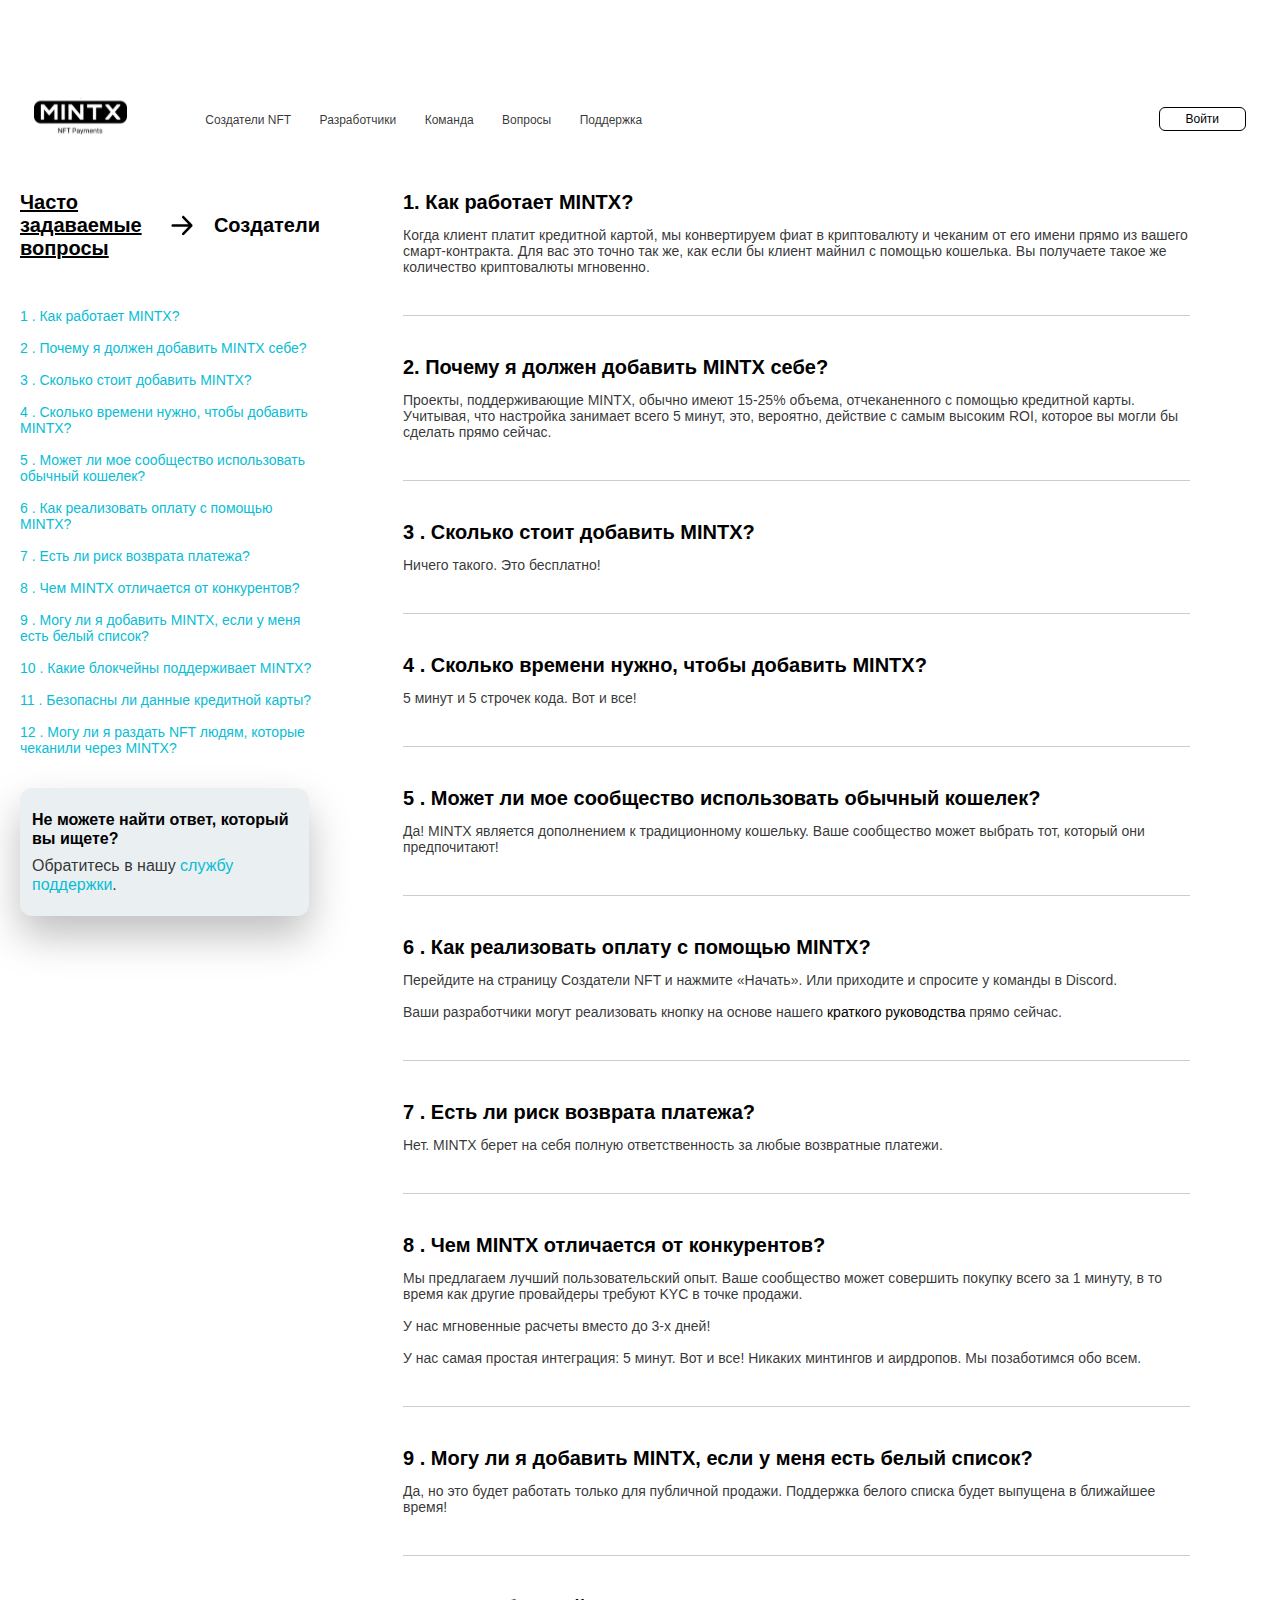
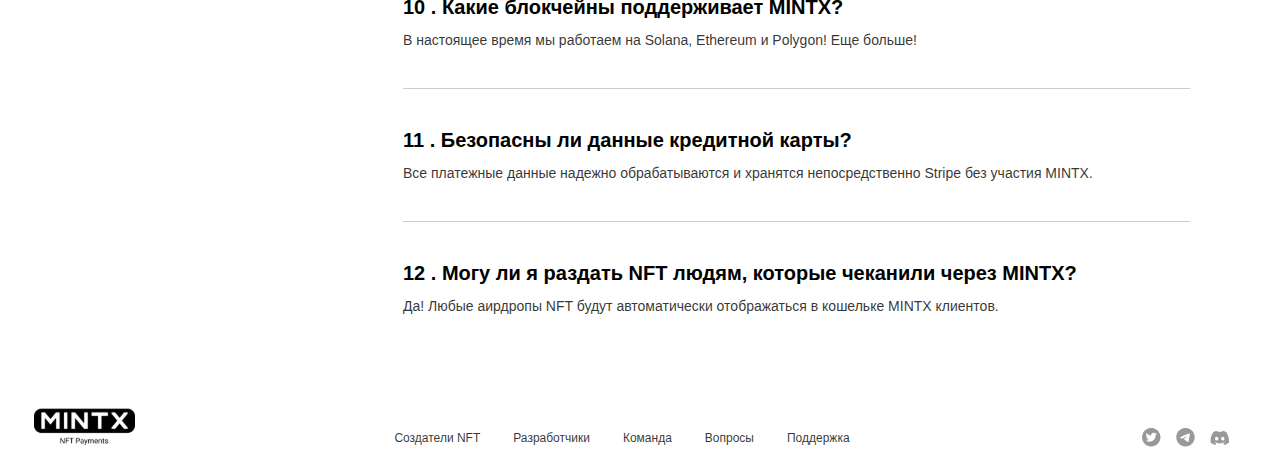
<file: creators-questions.html>
<!DOCTYPE html>
<html lang="en">
<head>
    <meta charset="UTF-8">
    <title>MINTX</title>
    <link rel="stylesheet" href="./css/style.css">
    <link rel="stylesheet" href="./css/questions.css">
    <meta name="viewport" content="width=device-width, initial-scale=1">

</head>
<body>
<div class="site">
    <div class="header">
        <div class="nav">
            <a href="./index.html"><img src="./svg/logo2.svg" alt="" class="logo"></a>

            <nav class="menu">
                <span class="nav-elements">
                <a href="./nft-creators.html" class="nav-pages">Создатели NFT</a>
                <a href="./developers.html" class="nav-pages">Разработчики</a>
                <a href="./team.html" class="nav-pages">Команда</a>
                <a href="./questions.html" class="nav-pages">Вопросы</a>
                <a href="./support.html" class="nav-pages">Поддержка</a>
            </span>
                <div class="sign-up-button">
                    <a href="" class="sign-up-link">Войти</a>
                </div>
            </nav>
            <header>
                <div class="menu-btn">
                    <span></span>
                    <span></span>
                    <span></span>
                </div>
            </header>
        </div>
    </div>
    <div class="body user-and-creators-questions-page">
        <div class="container">
            <div class="left-block">
                <div class="top">
                    <a href="questions.html">Часто задаваемые вопросы</a>
                    <img src="./svg/Arrow-3.svg" alt="" class="arrow-right">
                    <h2>Создатели</h2>
                </div>
                <div class="middle">
                    <div class="questions-links">
                        <a href="#question-1">1 . Как работает MINTX?</a>
                        <a href="#question-2">2 . Почему я должен добавить MINTX себе?</a>
                        <a href="#question-3">3 . Сколько стоит добавить MINTX?</a>
                        <a href="#question-4">4 . Сколько времени нужно, чтобы добавить MINTX?</a>
                        <a href="#question-5">5 . Может ли мое сообщество использовать обычный
                            кошелек?</a>
                        <a href="#question-6">6 . Как реализовать оплату с помощью MINTX?</a>
                        <a href="#question-7">7 . Есть ли риск возврата платежа?</a>
                        <a href="#question-8">8 . Чем MINTX отличается от конкурентов?</a>
                        <a href="#question-9">9 . Могу ли я добавить MINTX, если у меня есть
                            белый список?</a>
                        <a href="#question-10">10 . Какие блокчейны поддерживает MINTX?</a>
                        <a href="#question-11">11 . Безопасны ли данные кредитной карты?</a>
                        <a href="#question-12">12 . Могу ли я раздать NFT людям, которые
                            чеканили через MINTX?</a>
                    </div>
                </div>
                <div class="bottom">
                    <div class="content">
                        <h5>Не можете найти ответ, который вы ищете? </h5>
                        <p>Обратитесь в нашу <a href="support.html">службу поддержки</a>.</p>
                    </div>
                </div>
            </div>
            <div class="right-block">
                <div class="question first" id="question-1">
                    <h2>1. Как работает MINTX?</h2>
                    <p>Когда клиент платит кредитной картой, мы
                        конвертируем фиат в криптовалюту и чеканим
                        от его имени прямо из вашего смарт-контракта.
                        Для вас это точно так же, как если бы клиент
                        майнил с помощью кошелька. Вы получаете такое
                        же количество криптовалюты мгновенно.</p>
                </div>
                <div class="question" id="question-2">
                    <h2>2. Почему я должен добавить MINTX себе?</h2>
                    <p>Проекты, поддерживающие MINTX, обычно имеют
                        15-25% объема, отчеканенного с помощью кредитной
                        карты. Учитывая, что настройка занимает всего 5
                        минут, это, вероятно, действие с самым высоким
                        ROI, которое вы могли бы сделать прямо сейчас.</p>
                </div>
                <div class="question" id="question-3">
                    <h2>3 . Сколько стоит добавить MINTX?</h2>
                    <p>Ничего такого. Это бесплатно!</p>
                </div>
                <div class="question" id="question-4">
                    <h2>4 . Сколько времени нужно, чтобы добавить MINTX?</h2>
                    <p>5 минут и 5 строчек кода. Вот и все!</p>
                </div>
                <div class="question" id="question-5">
                    <h2>5 . Может ли мое сообщество использовать обычный кошелек?</h2>
                    <p>Да! MINTX является дополнением к традиционному кошельку.
                        Ваше сообщество может выбрать тот,
                        который они предпочитают!</p>
                </div>
                <div class="question" id="question-6">
                    <h2>6 . Как реализовать оплату с помощью MINTX?</h2>
                    <p>Перейдите на страницу Создатели NFT и нажмите «Начать».
                        Или приходите и спросите у команды в Discord.
                        <br><br>
                        Ваши разработчики могут реализовать кнопку на основе
                        нашего <a href="#">краткого руководства</a> прямо сейчас.
                    </p>
                </div>
                <div class="question" id="question-7">
                    <h2>7 . Есть ли риск возврата платежа?</h2>
                    <p>Нет. MINTX берет на себя полную ответственность за
                        любые возвратные платежи.</p>
                </div>
                <div class="question" id="question-8">
                    <h2>8 . Чем MINTX отличается от конкурентов?</h2>
                    <p>Мы предлагаем лучший пользовательский опыт. Ваше
                        сообщество может совершить покупку всего за 1
                        минуту, в то время как другие провайдеры требуют
                        KYC в точке продажи.
                        <br><br>
                        У нас мгновенные расчеты вместо до 3-х дней!
                        <br><br>
                        У нас самая простая интеграция: 5 минут. Вот и все!
                        Никаких минтингов и аирдропов. Мы
                        позаботимся обо всем.</p>
                </div>
                <div class="question" id="question-9">
                    <h2>9 . Могу ли я добавить MINTX, если у меня есть белый список?</h2>
                    <p>Да, но это будет работать только для публичной продажи.
                        Поддержка белого списка будет выпущена в ближайшее время!</p>
                </div>
                <div class="question" id="question-10">
                    <h2>10 . Какие блокчейны поддерживает MINTX?</h2>
                    <p>В настоящее время мы работаем на Solana,
                        Ethereum и Polygon! Еще больше!</p>
                </div>
                <div class="question" id="question-11">
                    <h2>11 . Безопасны ли данные кредитной карты?</h2>
                    <p>Все платежные данные надежно обрабатываются и
                        хранятся непосредственно Stripe без участия MINTX.</p>
                </div>
                <div class="question last" id="question-12">
                    <h2>12 . Могу ли я раздать NFT людям, которые чеканили через MINTX?</h2>
                    <p>Да! Любые аирдропы NFT будут автоматически отображаться
                        в кошельке MINTX клиентов. </p>
                </div>
            </div>
            <div class="alter-bottom">
                <div class="content">
                    <h5>Не можете найти ответ, который вы ищете? </h5>
                    <p>Обратитесь в нашу <a href="support.html">службу поддержки</a>.</p>
                </div>
            </div>
        </div>
    </div>
    <div class="footer">
        <div class="button-nav">
            <a href="./index.html"><img src="./svg/logo2.svg" alt="" class="logo"></a>
            <span class="nav-elements">
                <a href="./nft-creators.html" class="nav-pages">Создатели NFT</a>
                <a href="./developers.html" class="nav-pages">Разработчики</a>
                <a href="./team.html" class="nav-pages">Команда</a>
                <a href="./questions.html" class="nav-pages">Вопросы</a>
                <a href="./support.html" class="nav-pages">Поддержка</a>
            </span>
            <div class="connection">
                <img src="./svg/Twitter.svg" alt="" class="connection-icon">
                <img src="./svg/Telegram.svg" alt="" class="connection-icon">
                <img src="./svg/Discord.svg" alt="" class="connection-icon">
            </div>
        </div>
    </div>
</div>
<script>
    let menuBtn = document.querySelector('.menu-btn');
    let show = document.querySelector('.right-block');
    let body = document.querySelector('body');
    let menu = document.querySelector('.menu');
    menuBtn.addEventListener('click', function(){
        show.classList.toggle('visible');
        body.classList.toggle('no_scroll');
        menuBtn.classList.toggle('active');
        menu.classList.toggle('active');
    })
</script>
</body>
</html>
</file>
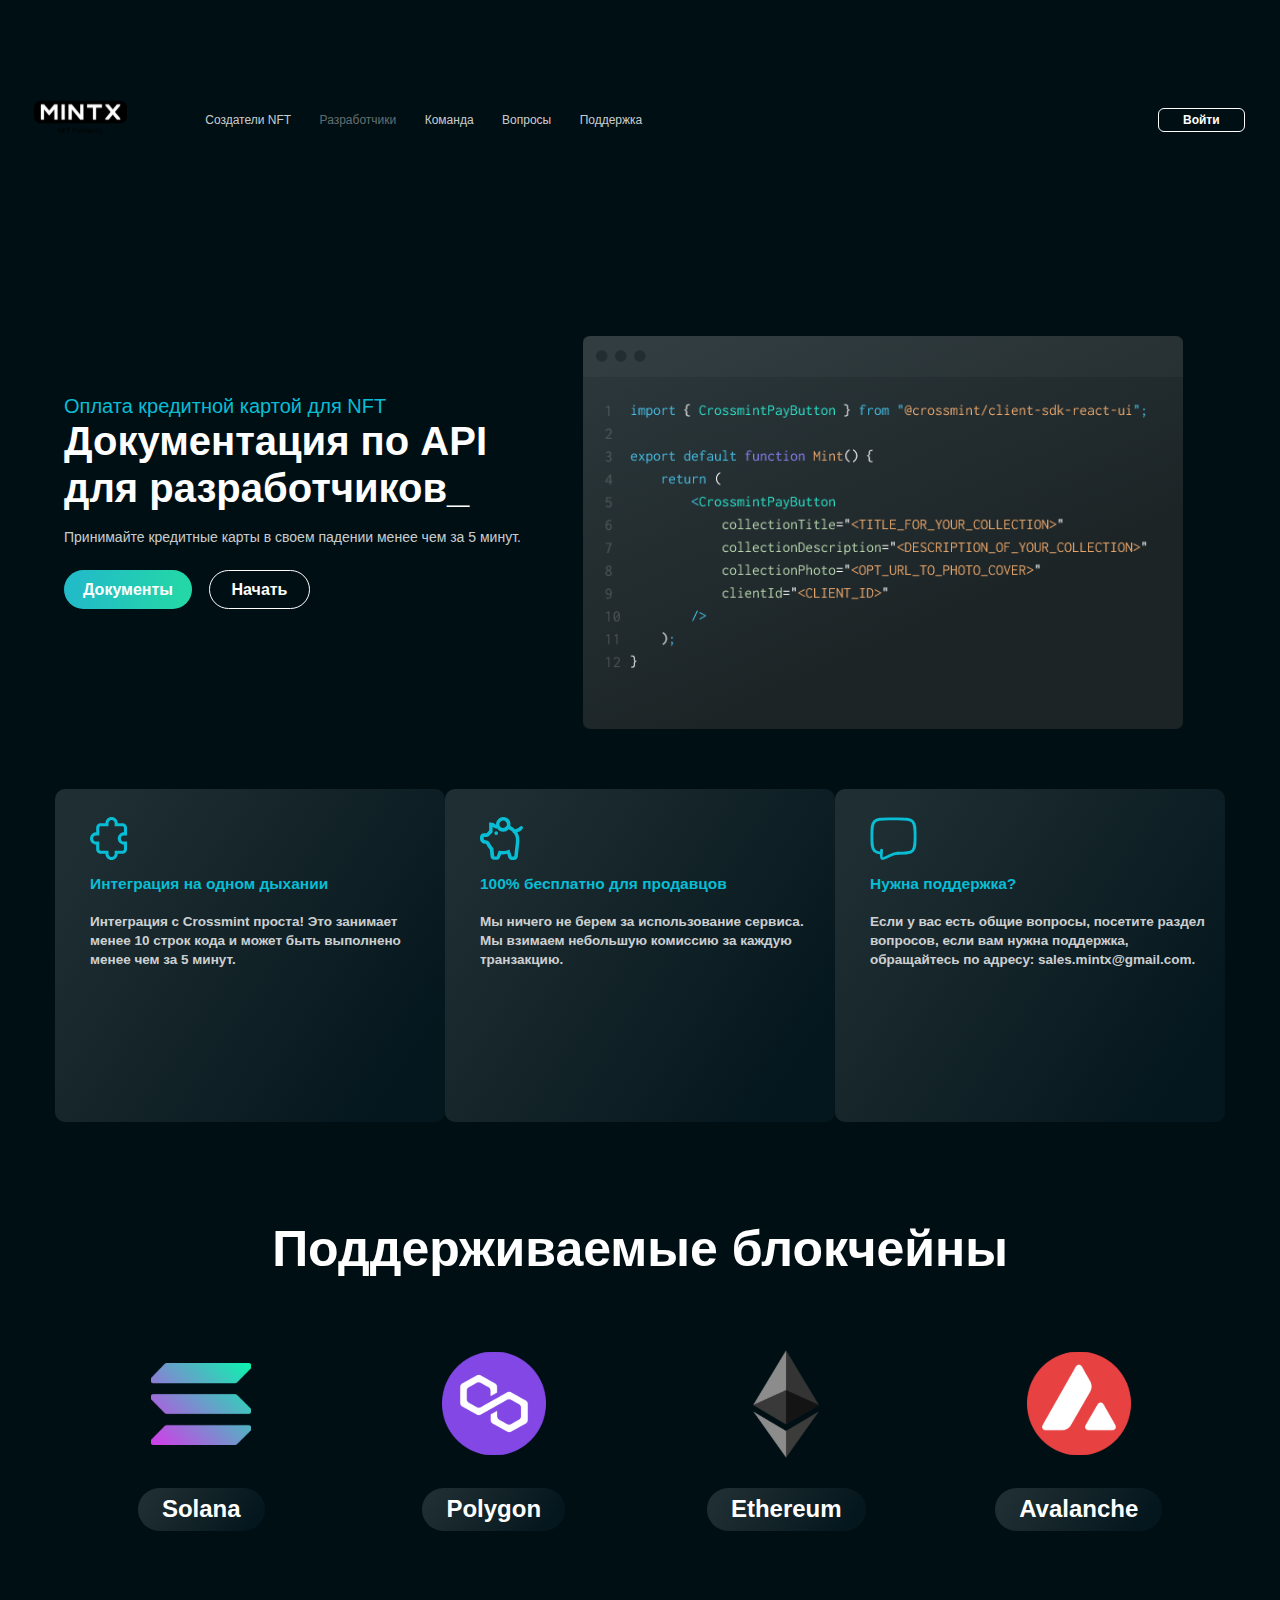
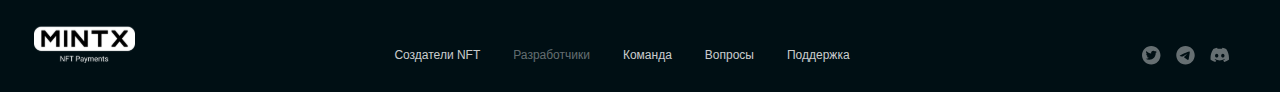
<file: developers.html>
<!DOCTYPE html>
<html lang="en">
<head>
    <meta charset="UTF-8">
    <title>MINTX</title>
    <link rel="stylesheet" href="./css/style.css">
    <link rel="stylesheet" href="./css/developers.css">
    <meta name="viewport" content="width=device-width, initial-scale=1">

</head>
<body>
<div class="site black">
    <div class="header">
        <div class="nav">
            <a href="./index.html"><img src="./svg/logo2.svg" alt="" class="logo"></a>

            <nav class="menu">
                <span class="nav-elements">
                <a href="./nft-creators.html" class="nav-pages">Создатели NFT</a>
                <a href="./developers.html" class="nav-pages selected">Разработчики</a>
                <a href="./team.html" class="nav-pages">Команда</a>
                <a href="./questions.html" class="nav-pages">Вопросы</a>
                <a href="./support.html" class="nav-pages">Поддержка</a>
            </span>
                <div class="sign-up-button">
                    <a href="" class="sign-up-link">Войти</a>
                </div>
            </nav>
            <header>
                <div class="menu-btn">
                    <span></span>
                    <span></span>
                    <span></span>
                </div>
            </header>
        </div>
    </div>
    <div class="body developers-page">
        <div class="first-block">
            <div class="container">
                <div class="left-block">
                    <div class="head-text">
                        <h4>Оплата кредитной картой для NFT</h4>
                        <h1>Документация по API для разработчиков_</h1>
                    </div>
                    <p>Принимайте кредитные карты в своем падении менее чем за 5 минут.</p>
                    <div class="buttons">
                        <div class="button-documents">
                            <a href="#">Документы</a>
                        </div>
                        <div class="button-start">
                            <a href="#">Начать</a>
                        </div>
                    </div>
                </div>
                <div class="right-block">
                    <img src="./svg/window-with-code-img.svg" alt="" class="window-with-code-img">
                </div>
            </div>
        </div>
        <div class="second-block">
            <div class="container">
                <div class="benefits">
                    <div class="left-block">
                        <div class="content">
                            <img src="./svg/puzzle-blue.svg" alt="" class="black-benefits-svg">
                            <h4>Интеграция на одном дыхании</h4>
                            <h5>Интеграция с Crossmint проста! Это
                                занимает менее 10 строк кода и может
                                быть выполнено менее чем за 5 минут.</h5>
                        </div>
                    </div>
                    <div class="central-block">
                        <div class="content">
                            <img src="./svg/piggy-bank-blue.svg" alt="" class="black-benefits-svg">
                            <h4>100% бесплатно для продавцов</h4>
                            <h5>Мы ничего не берем за использование сервиса. <br>
                                Мы взимаем небольшую комиссию за каждую транзакцию.</h5>
                        </div>
                    </div>
                    <div class="right-block">
                        <div class="content">
                            <img src="./svg/comment-blue.svg" alt="" class="black-benefits-svg">
                            <h4>Нужна поддержка?</h4>
                            <h5>Если у вас есть общие вопросы, посетите раздел
                                вопросов, если вам нужна поддержка, обращайтесь
                                по адресу: sales.mintx@gmail.com.</h5>
                        </div>
                    </div>
                </div>
                <div class="blockchain-block">
                    <h1>Поддерживаемые блокчейны</h1>
                    <div class="supporting-blockchains">
                        <div class="blockchain">
                            <div class="blockchain-logo-position">
                                <img src="./svg/solana-black-theme.svg" alt="" class="blockchain-img">
                            </div>
                            <div class="blockchain-name">
                                <h3>Solana</h3>
                            </div>
                        </div>
                        <div class="blockchain center">
                            <div class="blockchain-logo-position">
                                <img src="./svg/polygon-black-theme.svg" alt="" class="blockchain-img">
                            </div>
                            <div class="blockchain-name">
                                <h3>Polygon</h3>
                            </div>
                        </div>
                        <div class="blockchain center">
                            <div class="blockchain-logo-position">
                                <img src="./svg/ethereum-black-theme.svg" alt="" class="blockchain-img">
                            </div>
                            <div class="blockchain-name">
                                <h3>Ethereum</h3>
                            </div>
                        </div>
                        <div class="blockchain">
                            <div class="blockchain-logo-position">
                                <img src="./svg/avalanche-black-theme.svg" alt="" class="blockchain-img">
                            </div>
                            <div class="blockchain-name">
                                <h3>Avalanche</h3>
                            </div>
                        </div>
                    </div>
                </div>
            </div>
        </div>
    </div>
    <div class="footer">
        <div class="button-nav">
            <a href="./index.html"><img src="./svg/Logo3.svg" alt="" class="logo"></a>
            <span class="nav-elements">
                <a href="./nft-creators.html" class="nav-pages">Создатели NFT</a>
                <a href="./developers.html" class="nav-pages selected">Разработчики</a>
                <a href="./team.html" class="nav-pages">Команда</a>
                <a href="./questions.html" class="nav-pages">Вопросы</a>
                <a href="./support.html" class="nav-pages">Поддержка</a>
            </span>
            <div class="connection">
                <img src="./svg/Twitter-1.svg" alt="" class="connection-icon">
                <img src="./svg/Telegram-1.svg" alt="" class="connection-icon">
                <img src="./svg/Discord-1.svg" alt="" class="connection-icon">
            </div>
        </div>
    </div>
</div>
<script>
    let menuBtn = document.querySelector('.menu-btn');
    let show = document.querySelector('.right-block');
    let body = document.querySelector('body');
    let menu = document.querySelector('.menu');
    menuBtn.addEventListener('click', function(){
        show.classList.toggle('visible');
        body.classList.toggle('no_scroll');
        menuBtn.classList.toggle('active');
        menu.classList.toggle('active');
    })
</script>
</body>
</html>
</file>
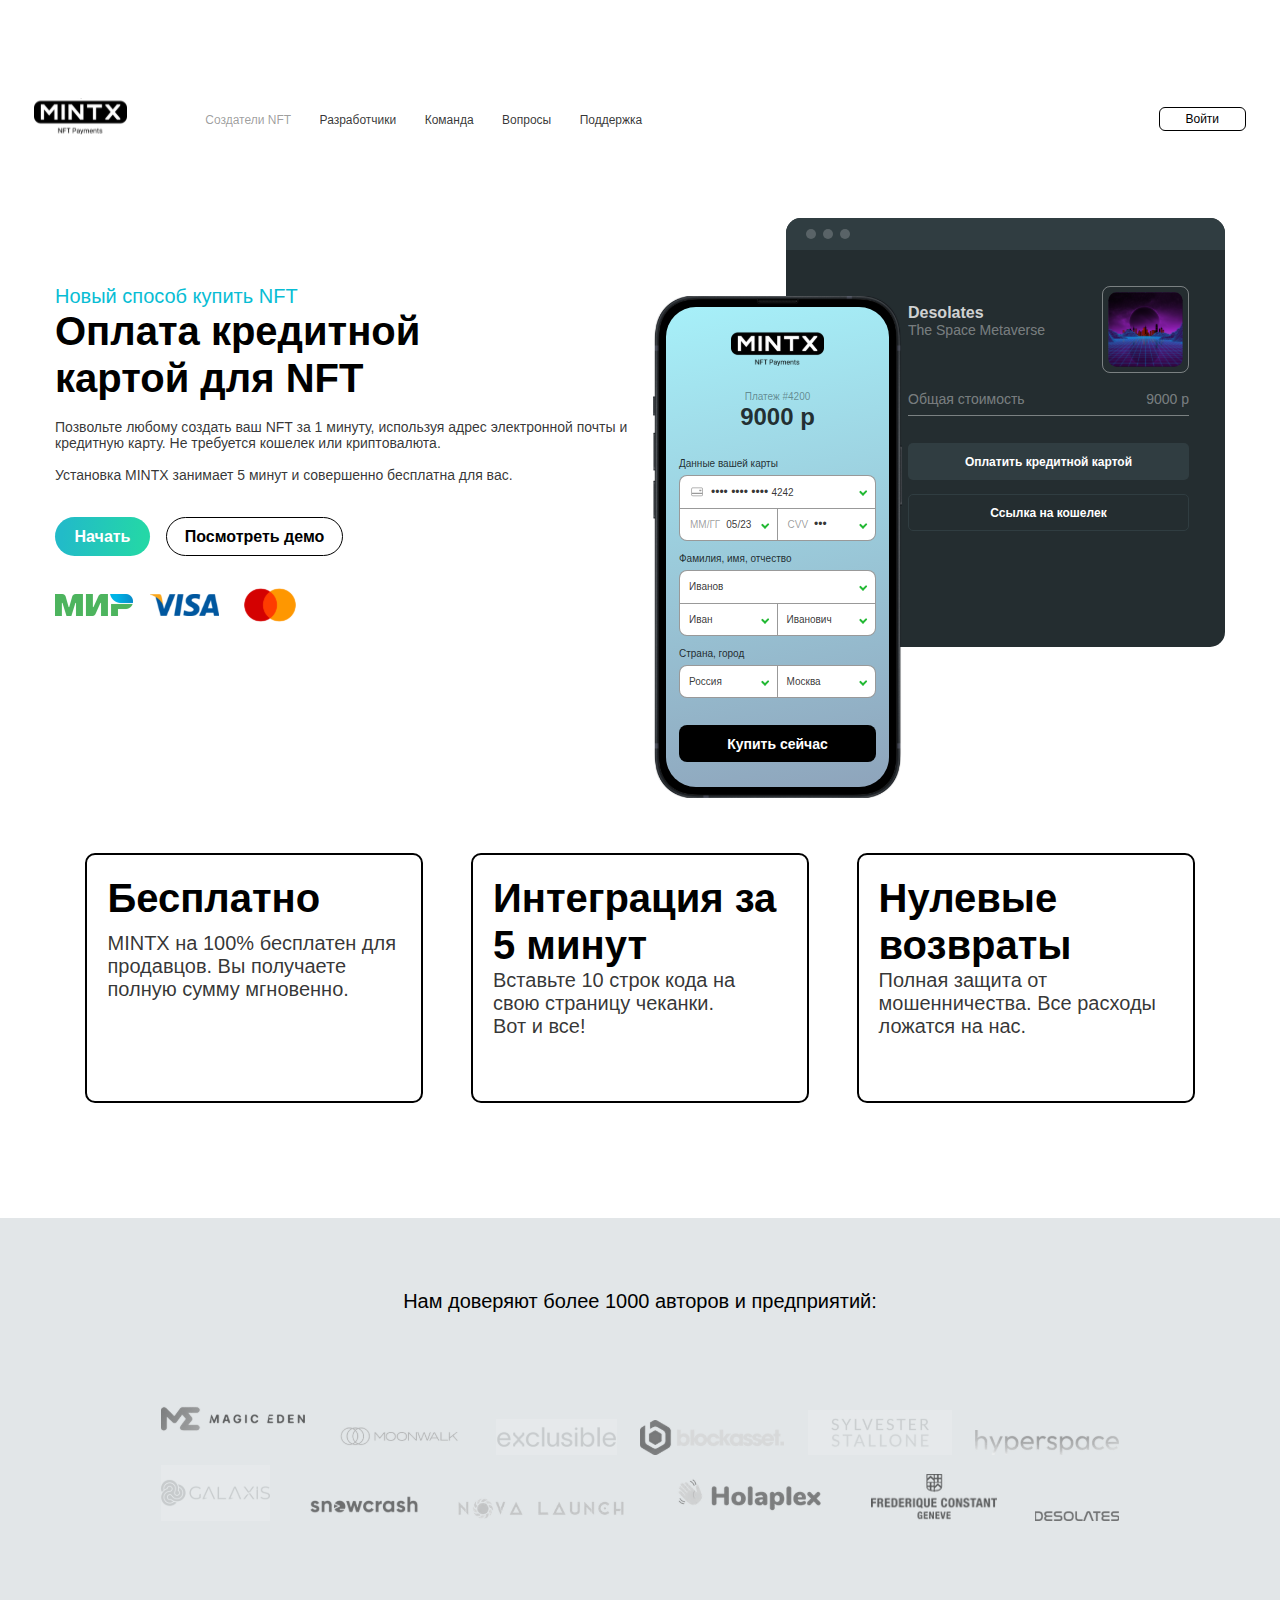
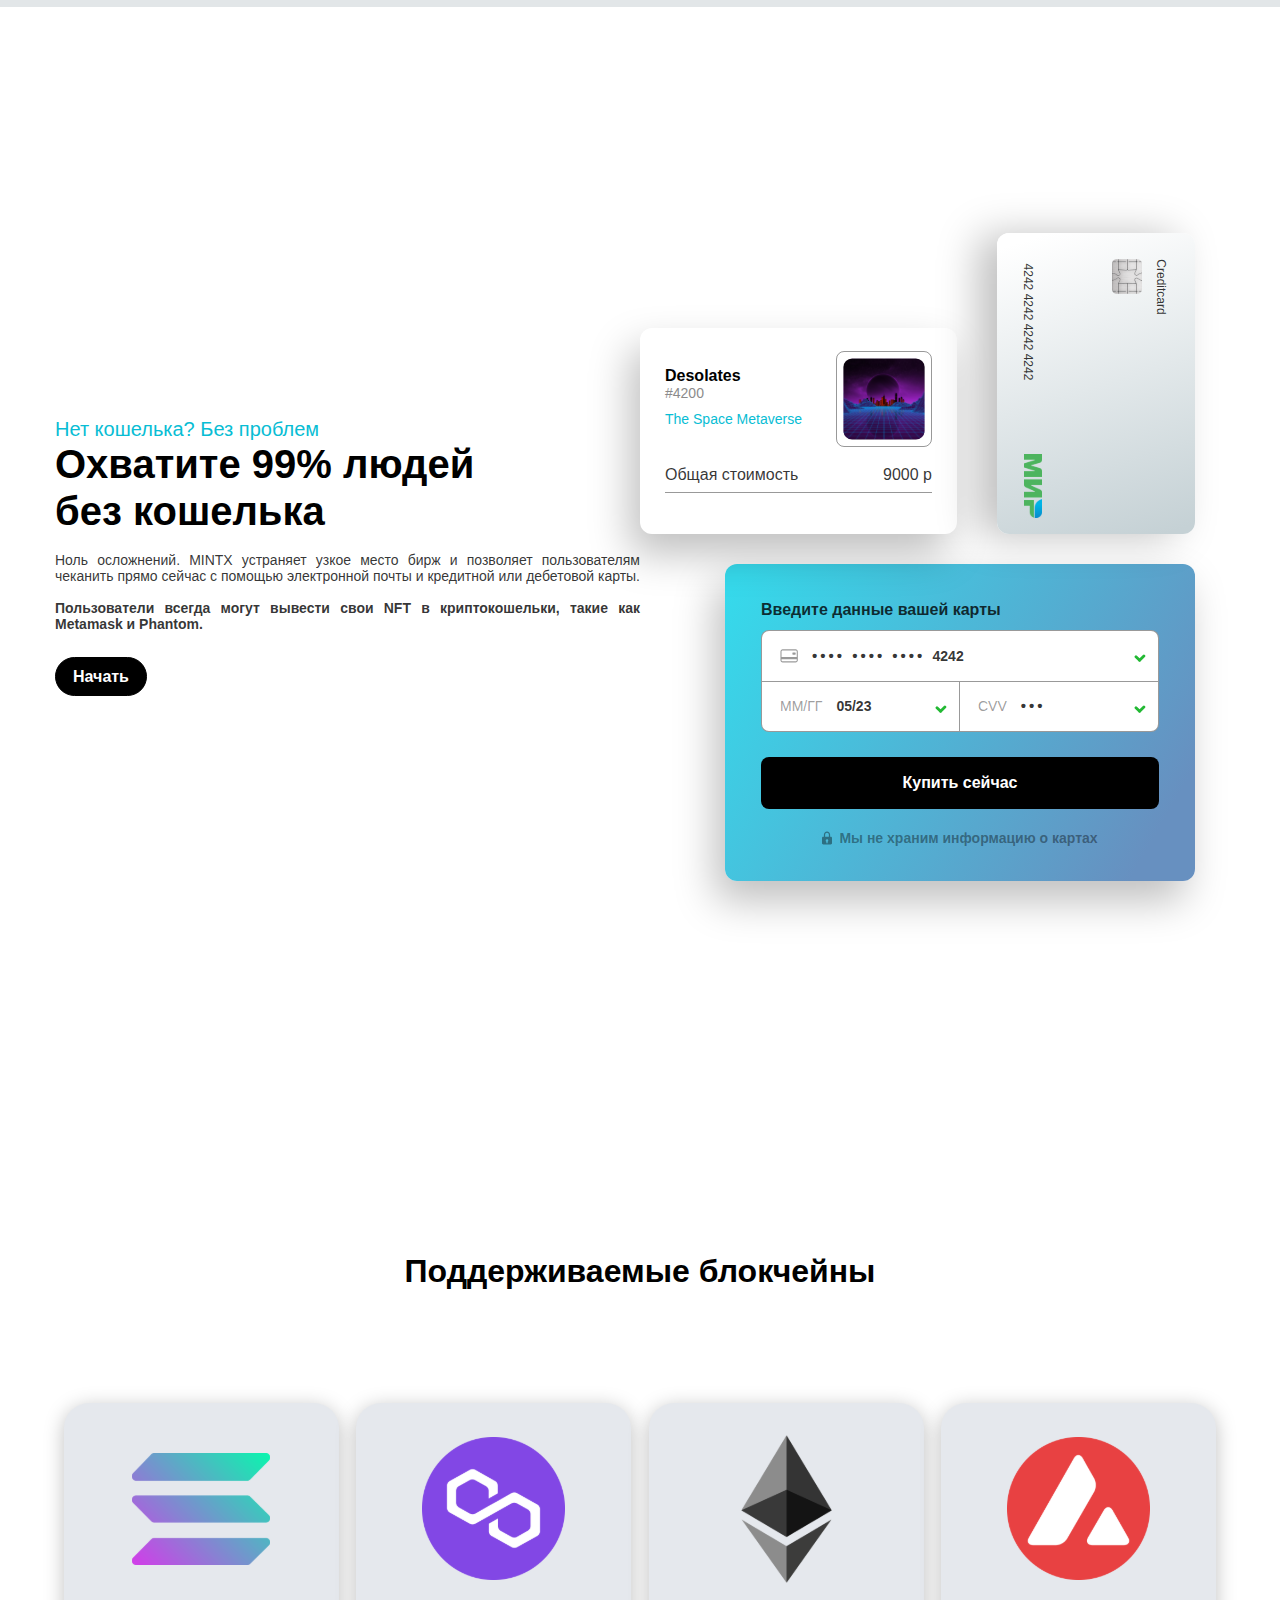
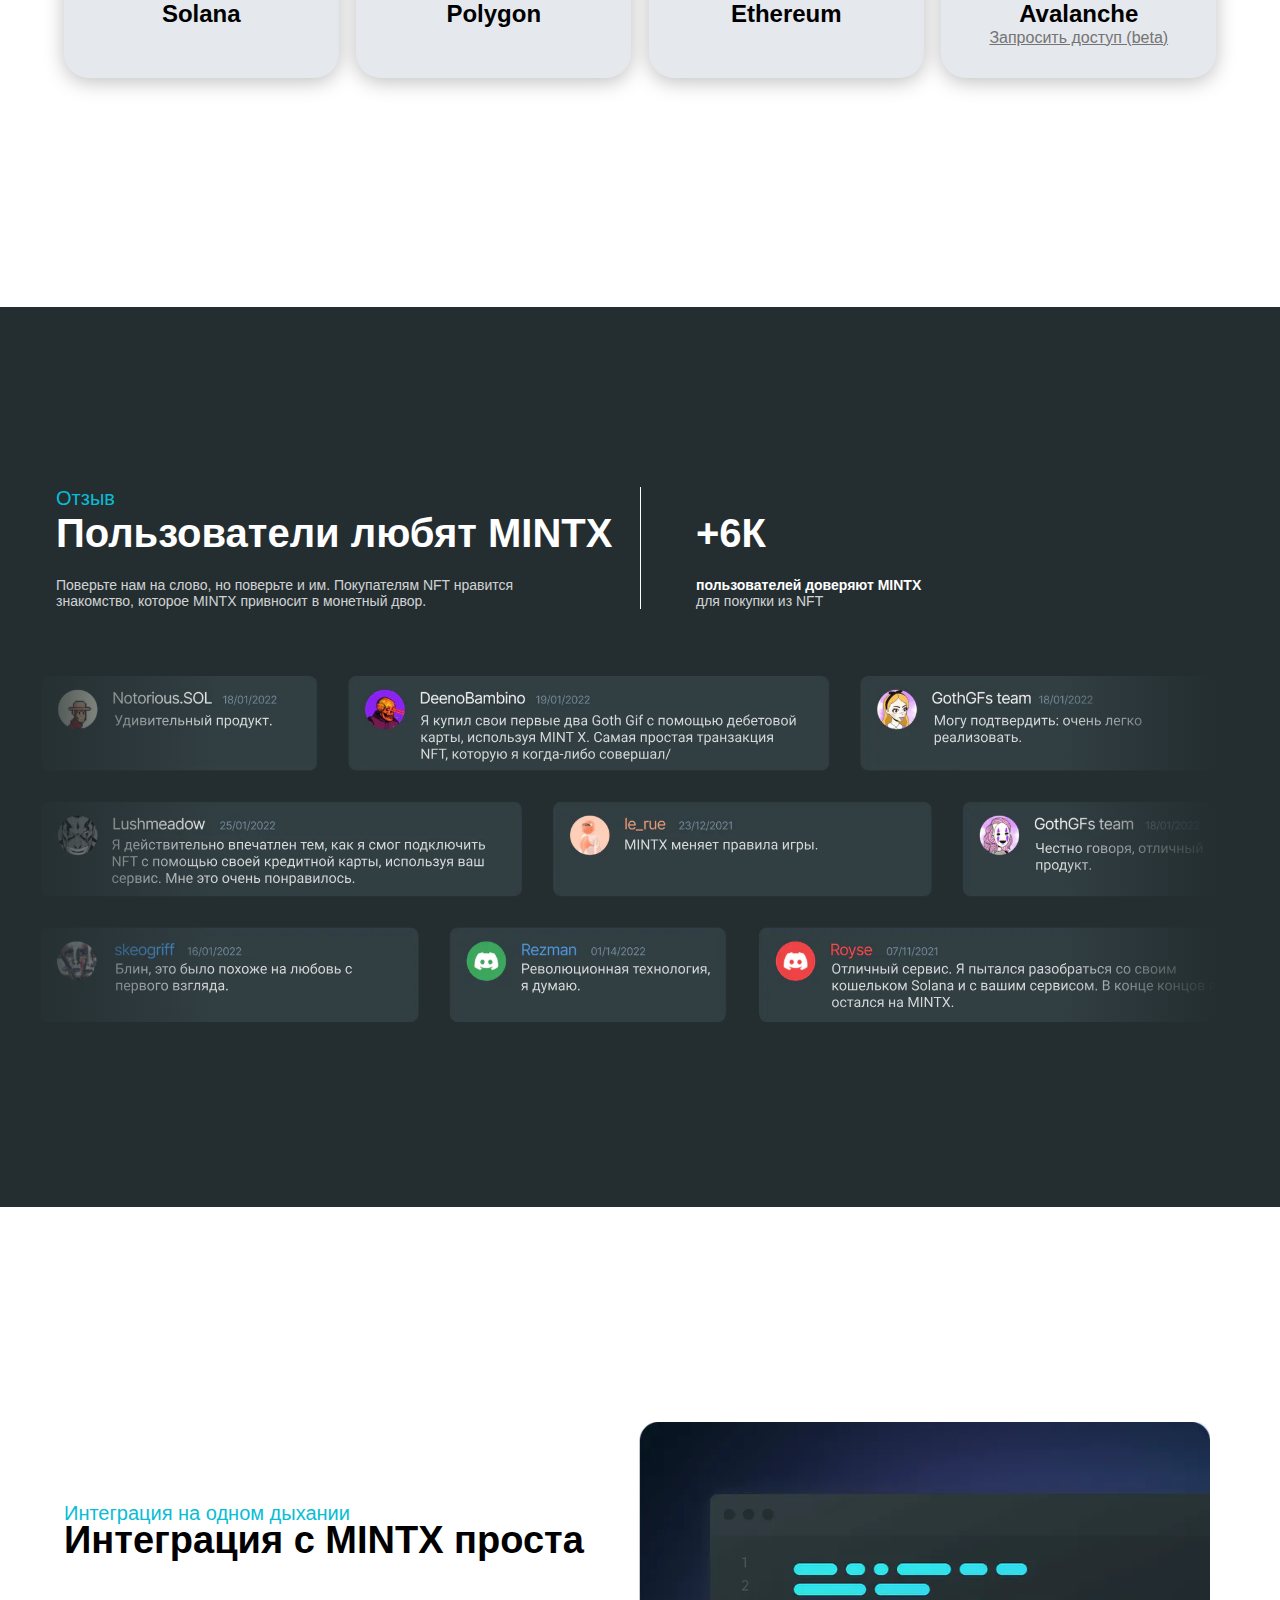
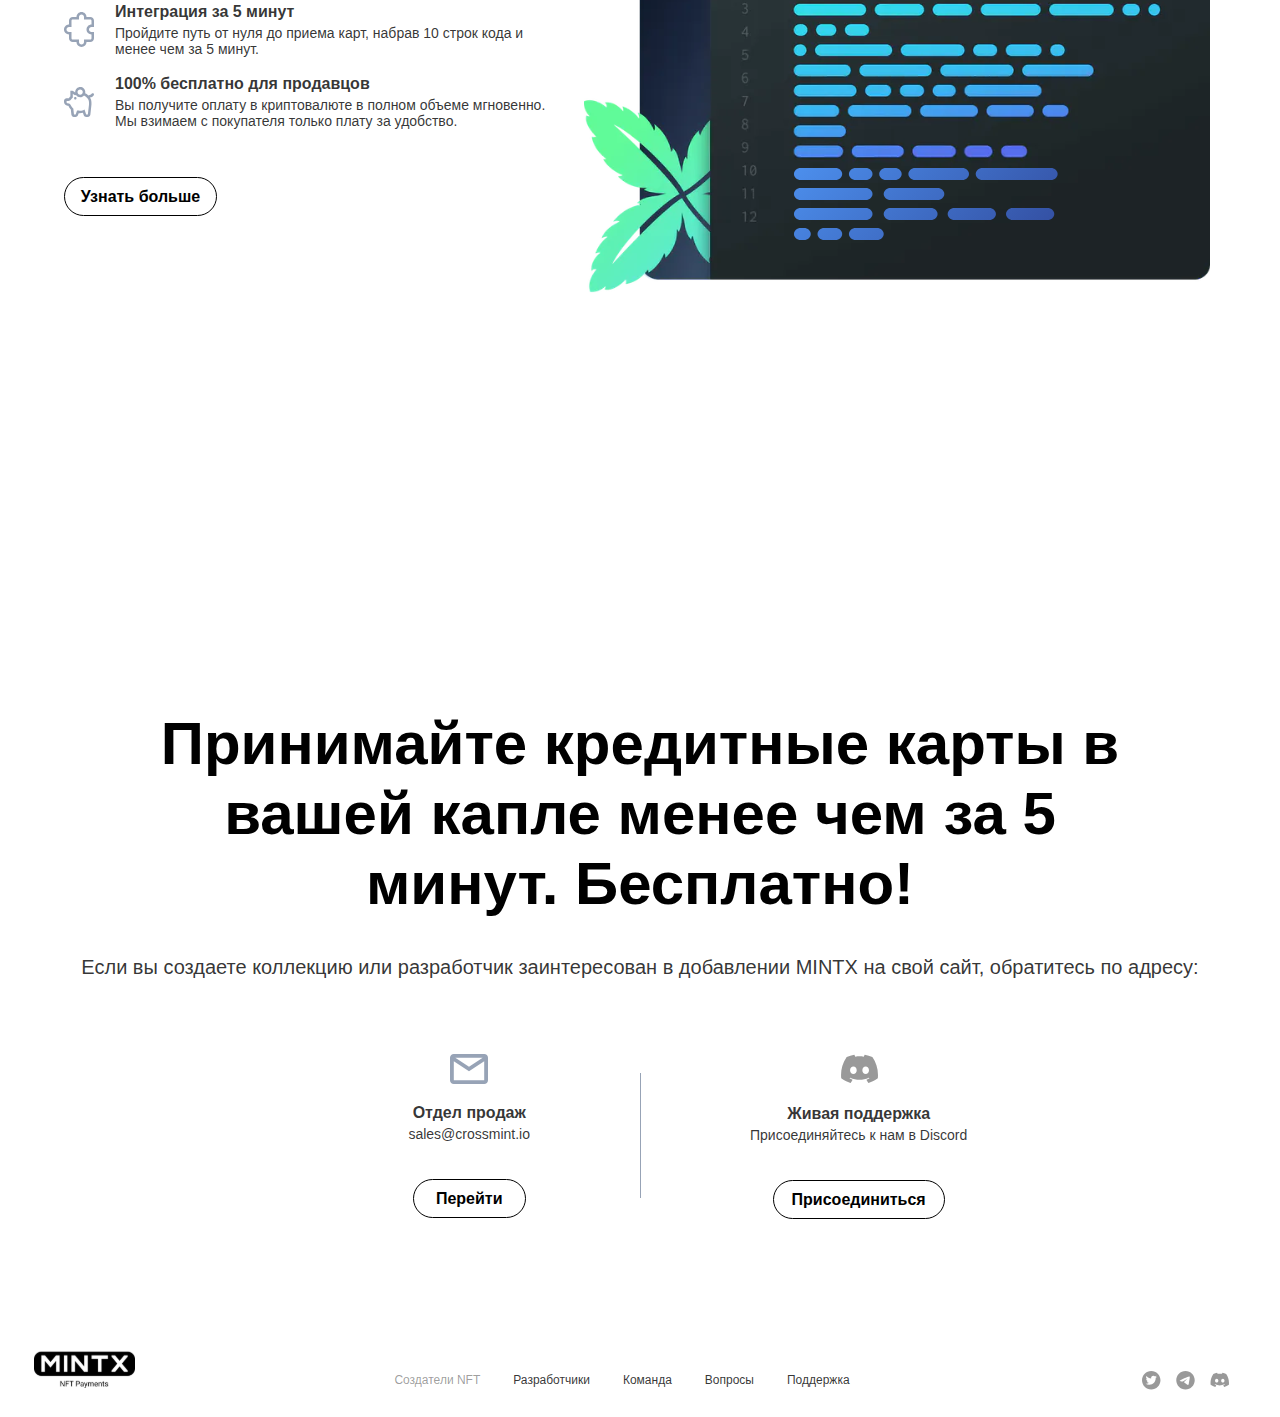
<file: nft-creators.html>
<!DOCTYPE html>
<html lang="en">
<head>
    <meta charset="UTF-8">
    <title>MINTX</title>
    <link rel="stylesheet" href="./css/style.css">
    <link rel="stylesheet" href="./css/nft-creators.css">
    <meta name="viewport" content="width=device-width, initial-scale=1">
</head>
<body>
<div class="site">
    <div class="header">
        <div class="nav">
            <a href="./index.html"><img src="./svg/logo2.svg" alt="" class="logo"></a>

            <nav class="menu">
                <span class="nav-elements">
                <a href="./nft-creators.html" class="nav-pages selected">Создатели NFT</a>
                <a href="./developers.html" class="nav-pages">Разработчики</a>
                <a href="./team.html" class="nav-pages">Команда</a>
                <a href="./questions.html" class="nav-pages">Вопросы</a>
                <a href="./support.html" class="nav-pages">Поддержка</a>
            </span>
                <div class="sign-up-button">
                    <a href="" class="sign-up-link">Войти</a>
                </div>
            </nav>
            <header>
                <div class="menu-btn">
                    <span></span>
                    <span></span>
                    <span></span>
                </div>
            </header>
        </div>
    </div>
    <div class="body nft-creators-page">
        <div class="first-block">
            <div class="payment-credit-card">
                <div class="left-block">
                    <div class="head-text">
                        <h4>Новый способ купить NFT</h4>
                        <h1>Оплата кредитной картой для NFT</h1>
                    </div>
                    <p>Позвольте любому создать ваш NFT за 1 минуту,
                        используя адрес электронной почты и кредитную
                        карту. Не требуется кошелек или криптовалюта.
                        <br><br>
                        Установка MINTX занимает 5 минут и совершенно
                        бесплатна для вас.</p>
                    <div class="buttons">
                        <div class="button-start">
                            <a href="#">Начать</a>
                        </div>
                        <div class="button-demo">
                            <a href="#">Посмотреть демо</a>
                        </div>
                    </div>
                    <div class="card-logos">
                        <img id="mir" src="./svg/МИР.svg" alt="" class="cord-logo">
                        <img id="visa" src="./svg/ВИЗА.svg" alt="" class="cord-logo">
                        <img id="mk" src="./svg/МК.svg" alt="" class="cord-logo">
                    </div>
                </div>
                <div class="right-block">
                    <div class="example-phone">
                        <img src="./svg/iphone.svg" alt="" class="phone-border">
                        <div class="phone-screen">
                            <div class="elements">
                                <img src="./svg/logo2.svg" alt="" class="logo">
                                <h5>Платеж #4200</h5>
                                <h3>9000 р</h3>
                                <div class="input-elements">
                                    <div class="input-card">
                                        <div class="input-title">
                                            Данные вашей карты
                                        </div>
                                        <div class="phone-input-element-type1">
                                            <div class="up-input">
                                                <div class="input-area">
                                                    <img src="./svg/credit-card-svg.svg" alt="" class="credit-card-svg">
                                                    <h4><span>•••• •••• •••• </span>4242</h4>
                                                </div>
                                            </div>
                                            <div class="down-input">
                                                <div class="half-input">
                                                    <div class="input-area first">
                                                        <p>ММ/ГГ</p>
                                                        <h4>05/23</h4>
                                                    </div>
                                                </div>
                                                <div class="half-input">
                                                    <div class="input-area">
                                                        <p>CVV</p>
                                                        <h4><span>•••</span></h4>
                                                    </div>
                                                </div>
                                            </div>
                                        </div>
                                    </div>
                                    <div class="input-fio">
                                        <div class="input-title">
                                            Фамилия, имя, отчество
                                        </div>
                                        <div class="phone-input-element-type1">
                                            <div class="up-input">
                                                <div class="input-area">
                                                    <h4>Иванов</h4>
                                                </div>
                                            </div>
                                            <div class="down-input">
                                                <div class="half-input">
                                                    <div class="input-area first">
                                                        <h4>Иван</h4>
                                                    </div>
                                                </div>
                                                <div class="half-input">
                                                    <div class="input-area">
                                                        <h4>Иванович</h4>
                                                    </div>
                                                </div>
                                            </div>
                                        </div>
                                    </div>
                                    <div class="input-city">
                                        <div class="input-title">
                                            Страна, город
                                        </div>
                                        <div class="phone-input-element-type2">
                                            <div class="solo-input">
                                                <div class="half-input">
                                                    <div class="input-area first">
                                                        <h4>Россия</h4>
                                                    </div>
                                                </div>
                                                <div class="half-input">
                                                    <div class="input-area">
                                                        <h4>Москва</h4>
                                                    </div>
                                                </div>
                                            </div>
                                        </div>
                                    </div>
                                    <div class="button-buy">
                                        <a href="#">Купить сейчас</a>
                                    </div>
                                </div>
                            </div>
                        </div>
                    </div>
                    <div class="example-window">
                        <div class="top">
                            <div class="three-dots">
                                <div class="dot"></div>
                                <div class="dot"></div>
                                <div class="dot"></div>
                            </div>
                        </div>
                        <div class="bottom">
                            <div class="container">
                                <div class="nft-item">
                                    <div class="nft-name">
                                        <h2>Desolates</h2>
                                        <h3>The Space Metaverse</h3>
                                    </div>
                                    <div class="nft-element">
                                        <img src="./svg/nft-desolates.svg" alt="" class="nft-image">
                                    </div>
                                </div>
                                <div class="nft-price">
                                    <p class="left-text">Общая стоимость</p>
                                    <p class="right-text">9000 р</p>
                                </div>
                                <div class="nft-buttons">
                                    <div class="button-buy">
                                        <a href="#">Оплатить кредитной картой</a>
                                    </div>
                                    <div class="button-wallet">
                                        <a href="#">Ссылка на кошелек</a>
                                    </div>
                                </div>
                            </div>
                        </div>
                    </div>
                </div>
            </div>
            <div class="benefits">
                <div class="left-box">
                    <h3>Бесплатно</h3>
                    <p>MINTX на 100% бесплатен для продавцов.
                        Вы получаете полную сумму  мгновенно.</p>
                </div>
                <div class="central-box">
                    <h3>Интеграция за 5 минут</h3>
                    <p>Вставьте 10 строк кода на свою
                        страницу чеканки. <br>
                        Вот и все!</p>
                </div>
                <div class="right-box">
                    <h3>Нулевые возвраты</h3>
                    <p>Полная защита от мошенничества.
                        Все расходы ложатся на нас.</p>
                </div>
            </div>
        </div>
        <div class="second-block">
            <div class="container">
                <div class="company-bottom-text">
                    <p>Нам доверяют более 1000 авторов и предприятий:</p>
                    <div class="trust-company">
                        <div class="company-top">
                            <img src="./svg/image%206.svg" alt="" class="company-element">
                            <img src="./svg/image%207.svg" alt="" class="company-element">
                            <img src="./svg/image%208.svg" alt="" class="company-element" style="opacity: 0.2">
                            <img src="./svg/image%209.svg" alt="" class="company-element">
                            <img src="./svg/image%2010.svg" alt="" class="company-element" style="opacity: 0.2">
                            <img src="./svg/image%2011.svg" alt="" class="company-element last">
                        </div>
                        <div class="company-bottom">
                            <img src="./svg/image%2012.svg" alt="" class="company-element first" style="opacity: 0.2">
                            <img src="./svg/image%2013.svg" alt="" class="company-element">
                            <img src="./svg/image%2014.svg" alt="" class="company-element">
                            <img src="./svg/image%2015.svg" alt="" class="company-element">
                            <img src="./svg/image%2017.svg" alt="" class="company-element beforehand">
                            <img src="./svg/image%2018.svg" alt="" class="company-element last">
                        </div>
                    </div>
                </div>
            </div>
        </div>
        <div class="third-block">
            <div class="wallet-block">
                <div class="container">
                    <div class="left-block">
                        <div class="elements">
                            <h4>Нет кошелька? Без проблем</h4>
                            <h1>Охватите 99% людей <br>
                                без кошелька</h1>
                            <p>Ноль осложнений. MINTX устраняет узкое место бирж
                                и позволяет пользователям чеканить прямо сейчас
                                с помощью электронной почты и кредитной или дебетовой карты.
                                <br><br>
                                <span>
                                Пользователи всегда могут вывести свои NFT в криптокошельки,
                                такие как Metamask и Phantom.
                                </span>
                            </p>
                            <div class="button">
                                <a href="#">Начать</a>
                            </div>
                        </div>
                    </div>
                    <div class="right-block">
                        <div class="top">
                            <div class="first-card">
                                <div class="content">
                                    <div class="nft-item">
                                        <div class="nft-name">
                                            <h2>Desolates</h2>
                                            <h3>#4200</h3>
                                            <h4>The Space Metaverse</h4>
                                        </div>
                                        <div class="nft-element">
                                            <img src="./svg/nft-desolates.svg" alt="" class="nft-image">
                                        </div>
                                    </div>
                                    <div class="nft-price">
                                        <p class="left-text">Общая стоимость</p>
                                        <p class="right-text">9000 р</p>
                                    </div>
                                </div>
                            </div>
                            <div class="second-card">
                                <div class="content">
                                    <div class="element-card">
                                        <h6>Creditcard</h6>
                                        <p>4242  4242  4242  4242 </p>
                                        <img src="./svg/Sim-card.svg" alt="" class="SIM-img">
                                        <img src="./svg/МИР2.svg" alt="" class="mir-logo">
                                    </div>
                                </div>
                            </div>
                        </div>
                        <div class="bottom">
                            <div class="third-card">
                                <div class="input-card">
                                    <div class="input-title">
                                        Введите данные вашей карты
                                    </div>
                                    <div class="phone-input-element-type1-alt">
                                        <div class="up-input">
                                            <div class="input-area">
                                                <img src="./svg/credit-card-svg.svg" alt="" class="credit-card-svg">
                                                <h4><span>•••• •••• •••• </span>4242</h4>
                                            </div>
                                        </div>
                                        <div class="down-input">
                                            <div class="half-input">
                                                <div class="input-area first">
                                                    <p>ММ/ГГ</p>
                                                    <h4>05/23</h4>
                                                </div>
                                            </div>
                                            <div class="half-input">
                                                <div class="input-area">
                                                    <p>CVV</p>
                                                    <h4><span>•••</span></h4>
                                                </div>
                                            </div>
                                        </div>
                                    </div>
                                </div>
                                <div class="button-buy">
                                    <a href="#">Купить сейчас</a>
                                </div>
                                <div class="low-text">
                                    <img src="./svg/lock-svg.svg" alt="" class="lock-svg">
                                    <h6>Мы не храним информацию о картах</h6>
                                </div>
                            </div>
                        </div>
                    </div>
                </div>
            </div>
            <div class="blockchain-block">
                <h1>Поддерживаемые блокчейны</h1>
                <div class="supporting-blockchains">
                    <div class="blockchain">
                        <div class="blockchain-logo-position">
                            <img src="./svg/solana.svg" alt="" class="blockchain-img">
                        </div>
                        <h3>Solana</h3>
                    </div>
                    <div class="blockchain">
                        <div class="blockchain-logo-position">
                         <img src="./svg/polygon.svg" alt="" class="blockchain-img">
                        </div>
                        <h3>Polygon</h3>
                    </div>
                    <div class="blockchain">
                        <div class="blockchain-logo-position">
                            <img src="./svg/ethereum.svg" alt="" class="blockchain-img">
                        </div>
                        <h3>Ethereum</h3>
                    </div>
                    <div class="blockchain">
                        <div class="blockchain-logo-position">
                            <img src="./svg/avalanche.svg" alt="" class="blockchain-img">
                        </div>
                        <h3>Avalanche</h3>
                        <a href="#"><h6>Запросить доступ (beta)</h6></a>
                    </div>
                </div>
            </div>
        </div>
        <div class="fourth-block">
            <div class="container">
                <div class="top">
                    <div class="left-block">
                        <div class="head-text">
                            <h4>Отзыв</h4>
                            <h1>Пользователи любят MINTX</h1>
                        </div>
                        <p>Поверьте нам на слово, но поверьте
                            и им. Покупателям NFT нравится
                            знакомство, которое MINTX привносит в монетный двор.</p>
                    </div>
                    <div class="vertical-line">

                    </div>
                    <div class="right-block">
                        <h1>+6К</h1>
                        <p><span>пользователей доверяют MINTX</span><br>
                            для покупки из NFT
                        </p>
                    </div>
                </div>
                <div class="bottom">
                    <div class="comment-img">
                       <img src="./svg/many-comments-rus.svg" alt="" class="many-comments">
                    </div>
                    <div class="overlay"></div>
                </div>
            </div>
        </div>
        <div class="fifth-block">
            <div class="integration">
                <div class="left-block">
                    <div class="head-text">
                        <h4>Интеграция на одном дыхании</h4>
                        <h1>Интеграция с MINTX проста</h1>
                    </div>
                    <div class="elements">
                        <div class="element">
                            <img src="./svg/puzzle-svg.svg" alt="" class="integration-svg">
                            <div class="text-container">
                                <h3>Интеграция за 5 минут</h3>
                                <p>Пройдите путь от нуля до приема карт, набрав 10 строк кода и <br>
                                    менее чем за 5 минут.</p>
                            </div>
                        </div>
                        <div class="element">
                            <img src="./svg/piggy-bank-svg.svg" alt="" class="integration-svg">
                            <div class="text-container">
                                <h3>100% бесплатно для продавцов</h3>
                                <p>Вы получите оплату в криптовалюте в полном объеме мгновенно. <br>
                                    Мы взимаем с покупателя только плату за удобство.</p>
                            </div>
                        </div>
                    </div>
                    <div class="button">
                        <a href="#">Узнать больше</a>
                    </div>
                </div>
                <div class="right-block">
                    <img src="./svg/complite-window-fake-code.svg" alt="" class="big-window-img">
                </div>
            </div>
            <div class="added-info-block">
                <h1>Принимайте кредитные карты в вашей капле менее чем за 5 минут.
                    Бесплатно!</h1>
                <p>Если вы создаете коллекцию или разработчик заинтересован в
                    добавлении MINTX на свой сайт, обратитесь по адресу:</p>
                <div class="bottom-contacts">
                    <div class="half-block">
                        <div class="left-block">
                            <img src="./svg/mail-svg.svg" alt="" class="contact-images">
                            <h5>Отдел продаж</h5>
                            <h6>sales@crossmint.io</h6>
                            <div class="button first">
                                <a href="#">Перейти</a>
                            </div>
                        </div>
                    </div>
                    <hr class="bottom-contacts-hr">
                    <div class="half-block">
                        <div class="right-block">
                            <img id="discord-contact-images" src="./svg/Discord.svg" alt="" class="contact-images">
                            <h5>Живая поддержка</h5>
                            <h6>Присоединяйтесь к нам в Discord</h6>
                            <div class="button second">
                                <a href="#">Присоединиться</a>
                            </div>
                        </div>
                    </div>
                    <div class="vertical-line"></div>
                </div>
            </div>
        </div>
    </div>
    <div class="footer">
        <div class="button-nav">
            <a href="./index.html"><img src="./svg/logo2.svg" alt="" class="logo"></a>
            <span class="nav-elements">
                <a href="./nft-creators.html" class="nav-pages selected">Создатели NFT</a>
                <a href="./developers.html" class="nav-pages">Разработчики</a>
                <a href="./team.html" class="nav-pages">Команда</a>
                <a href="./questions.html" class="nav-pages">Вопросы</a>
                <a href="./support.html" class="nav-pages">Поддержка</a>
            </span>
            <div class="connection">
                <img src="./svg/Twitter.svg" alt="" class="connection-icon">
                <img src="./svg/Telegram.svg" alt="" class="connection-icon">
                <img src="./svg/Discord.svg" alt="" class="connection-icon">
            </div>
        </div>
    </div>
</div>
<script>
    let menuBtn = document.querySelector('.menu-btn');
    let show = document.querySelector('.right-block');
    let body = document.querySelector('body');
    let menu = document.querySelector('.menu');
    menuBtn.addEventListener('click', function(){
        show.classList.toggle('visible');
        body.classList.toggle('no_scroll');
        menuBtn.classList.toggle('active');
        menu.classList.toggle('active');
    })
</script>
</body>
</html>
</file>
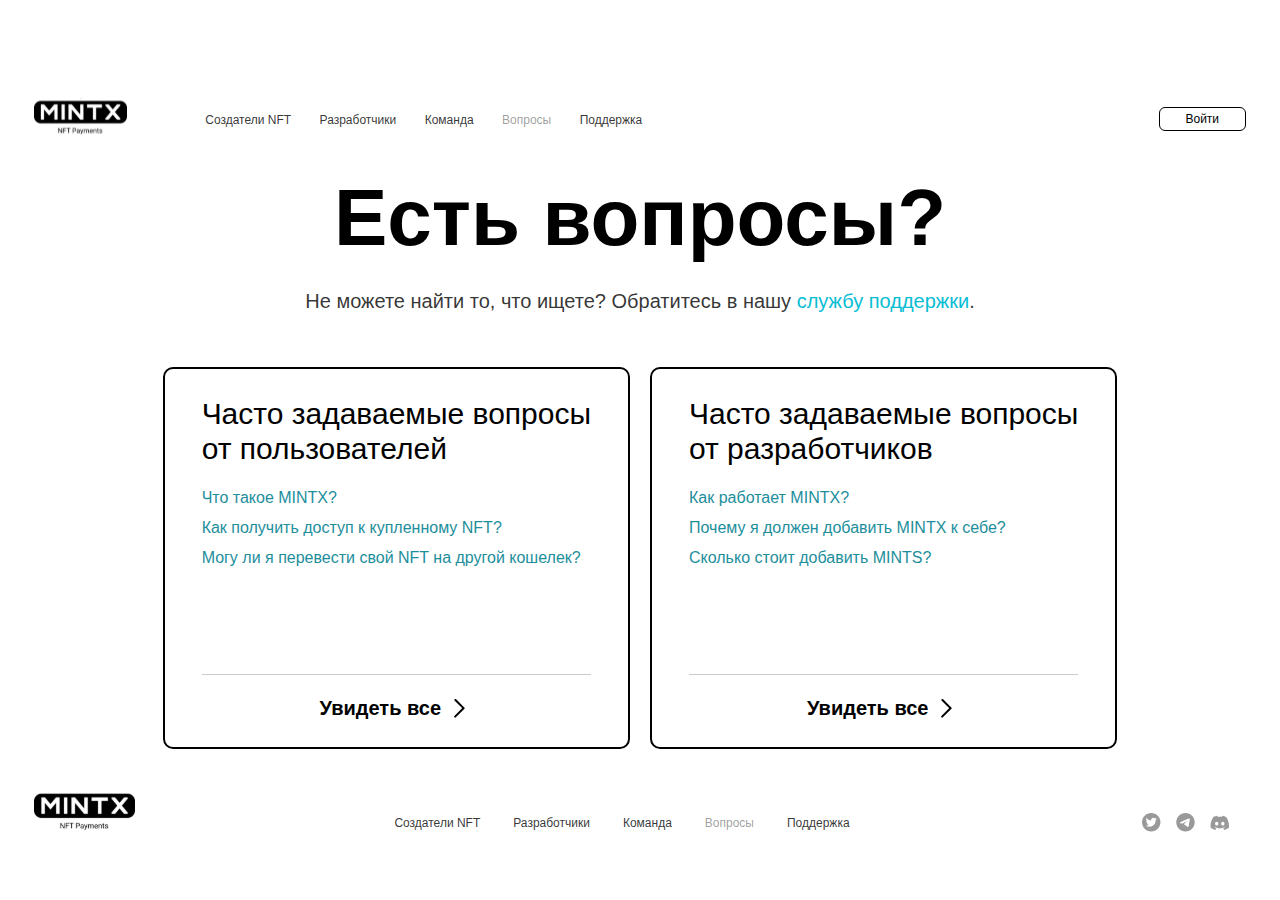
<file: questions.html>
<!DOCTYPE html>
<html lang="en">
<head>
  <meta charset="UTF-8">
  <title>MINTX</title>
  <link rel="stylesheet" href="./css/style.css">
  <link rel="stylesheet" href="./css/questions.css">
    <meta name="viewport" content="width=device-width, initial-scale=1">
</head>
<body>
<div class="site">
    <div class="header">
        <div class="nav">
            <a href="./index.html"><img src="./svg/logo2.svg" alt="" class="logo"></a>

            <nav class="menu">
                <span class="nav-elements">
                <a href="./nft-creators.html" class="nav-pages">Создатели NFT</a>
                <a href="./developers.html" class="nav-pages">Разработчики</a>
                <a href="./team.html" class="nav-pages">Команда</a>
                <a href="./questions.html" class="nav-pages selected">Вопросы</a>
                <a href="./support.html" class="nav-pages">Поддержка</a>
            </span>
                <div class="sign-up-button">
                    <a href="" class="sign-up-link">Войти</a>
                </div>
            </nav>
            <header>
                <div class="menu-btn">
                    <span></span>
                    <span></span>
                    <span></span>
                </div>
            </header>
        </div>
    </div>
  <div class="body questions-page">
      <div class="block">
          <div class="top">
              <h1>Есть вопросы?</h1>
              <p>Не можете найти то, что ищете? Обратитесь в нашу <a href="./support.html">службу поддержки</a>.</p>
          </div>
          <div class="bottom">
              <div class="left-block">
                  <div class="content">
                      <h2>Часто задаваемые вопросы <br>
                          от пользователей</h2>
                      <div class="questions-links">
                          <a href="./users-questions.html">Что такое MINTX?</a><br>
                          <a href="./users-questions.html">Как получить доступ к купленному NFT?</a><br>
                          <a href="./users-questions.html">Могу ли я перевести свой NFT на другой кошелек?</a>
                      </div>
                      <div class="button">
                          <div class="button-elements">
                              <a href="./users-questions.html">Увидеть все</a>
                              <img src="./svg/right-arrow-svg.svg" alt="" class="right-arrow-svg">
                          </div>
                      </div>
                  </div>
              </div>
              <div class="right-block">
                  <div class="content">
                      <h2>Часто задаваемые вопросы <br>
                          от разработчиков</h2>
                      <div class="questions-links">
                          <a href="./creators-questions.html">Как работает MINTX?</a><br>
                          <a href="./creators-questions.html">Почему я должен добавить MINTX к себе?</a><br>
                          <a href="./creators-questions.html">Сколько стоит добавить MINTS?</a>
                      </div>
                      <div class="button">
                          <div class="button-elements">
                              <a href="./creators-questions.html">Увидеть все</a>
                              <img src="./svg/right-arrow-svg.svg" alt="" class="right-arrow-svg">
                          </div>
                      </div>
                  </div>
              </div>
          </div>
      </div>
  </div>
    <div class="footer">
      <div class="button-nav">
        <a href="./index.html"><img src="./svg/logo2.svg" alt="" class="logo"></a>
        <span class="nav-elements">
                <a href="./nft-creators.html" class="nav-pages">Создатели NFT</a>
                <a href="./developers.html" class="nav-pages">Разработчики</a>
                <a href="./team.html" class="nav-pages">Команда</a>
                <a href="./questions.html" class="nav-pages selected">Вопросы</a>
                <a href="./support.html" class="nav-pages">Поддержка</a>
            </span>
        <div class="connection">
          <img src="./svg/Twitter.svg" alt="" class="connection-icon">
          <img src="./svg/Telegram.svg" alt="" class="connection-icon">
          <img src="./svg/Discord.svg" alt="" class="connection-icon">
        </div>
      </div>
    </div>
  </div>

<script>
    let menuBtn = document.querySelector('.menu-btn');
    let show = document.querySelector('.right-block');
    let body = document.querySelector('body');
    let menu = document.querySelector('.menu');
    menuBtn.addEventListener('click', function(){
        show.classList.toggle('visible');
        body.classList.toggle('no_scroll');
        menuBtn.classList.toggle('active');
        menu.classList.toggle('active');
    })
</script>
</body>
</html>
</file>
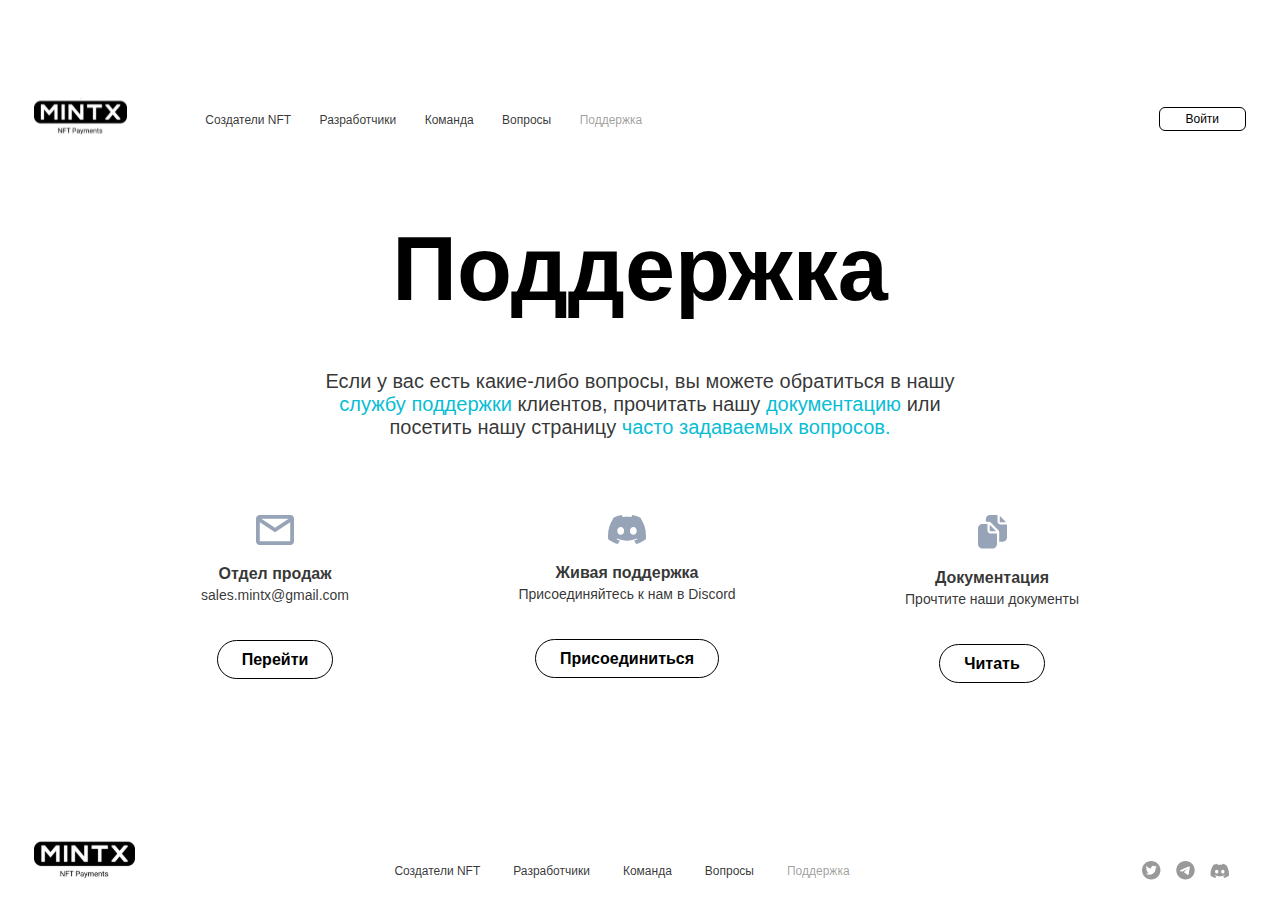
<file: support.html>
<!DOCTYPE html>
<html lang="en">
<head>
    <meta charset="UTF-8">
    <title>MINTX</title>
    <link rel="stylesheet" href="./css/style.css">
    <link rel="stylesheet" href="./css/support.css">
    <meta name="viewport" content="width=device-width, initial-scale=1">
</head>
<body>
<div class="site">
    <div class="header">
        <div class="nav">
            <a href="./index.html"><img src="./svg/logo2.svg" alt="" class="logo"></a>

            <nav class="menu">
                <span class="nav-elements">
                <a href="./nft-creators.html" class="nav-pages">Создатели NFT</a>
                <a href="./developers.html" class="nav-pages">Разработчики</a>
                <a href="./team.html" class="nav-pages">Команда</a>
                <a href="./questions.html" class="nav-pages">Вопросы</a>
                <a href="./support.html" class="nav-pages selected">Поддержка</a>
            </span>
                <div class="sign-up-button">
                    <a href="" class="sign-up-link">Войти</a>
                </div>
            </nav>
            <header>
                <div class="menu-btn">
                    <span></span>
                    <span></span>
                    <span></span>
                </div>
            </header>
        </div>
    </div>
    <div class="body questions-page">
        <div class="block">
            <div class="top">
                <h1>Поддержка</h1>
                <p>Если у вас есть какие-либо вопросы, вы можете обратиться в нашу <br>
                    <a href="#">службу поддержки</a> клиентов, прочитать нашу
                    <a href="#">документацию</a> или <br> посетить нашу страницу
                    <a href="./questions.html"> часто задаваемых вопросов.</a></p>
            </div>
            <div class="bottom">
                <div class="left-block">
                    <img id="mail-contact-images" src="./svg/mail-support.svg" alt="" class="contact-images">
                    <h5>Отдел продаж</h5>
                        <h6>sales.mintx@gmail.com</h6>
                    <div class="button">
                        <a href="#">Перейти</a>
                    </div>
                </div>
                <div class="central-block">
                    <img id="discord-contact-images" src="./svg/discord-support.svg" alt="" class="contact-images">
                    <h5>Живая поддержка</h5>
                    <h6>Присоединяйтесь к нам в Discord</h6>
                    <div class="button">
                        <a href="#">Присоединиться</a>
                    </div>
                </div>
                <div class="right-block">
                    <img id="document-contact-images" src="./svg/document-support.svg" alt="" class="contact-images">
                    <h5>Документация</h5>
                    <h6>Прочтите наши документы</h6>
                    <div class="button">
                        <a href="#">Читать</a>
                    </div>
                </div>
            </div>
        </div>
    </div>
    <div class="footer">
        <div class="button-nav">
            <a href="./index.html"><img src="./svg/logo2.svg" alt="" class="logo"></a>
            <span class="nav-elements">
                <a href="./nft-creators.html" class="nav-pages">Создатели NFT</a>
                <a href="./developers.html" class="nav-pages">Разработчики</a>
                <a href="./team.html" class="nav-pages">Команда</a>
                <a href="./questions.html" class="nav-pages">Вопросы</a>
                <a href="./support.html" class="nav-pages selected">Поддержка</a>
            </span>
            <div class="connection">
                <img src="./svg/Twitter.svg" alt="" class="connection-icon">
                <img src="./svg/Telegram.svg" alt="" class="connection-icon">
                <img src="./svg/Discord.svg" alt="" class="connection-icon">
            </div>
        </div>
    </div>
</div>
<script>
    let menuBtn = document.querySelector('.menu-btn');
    let show = document.querySelector('.right-block');
    let body = document.querySelector('body');
    let menu = document.querySelector('.menu');
    menuBtn.addEventListener('click', function(){
        show.classList.toggle('visible');
        body.classList.toggle('no_scroll');
        menuBtn.classList.toggle('active');
        menu.classList.toggle('active');
    })
</script>
</body>
</html>
</file>
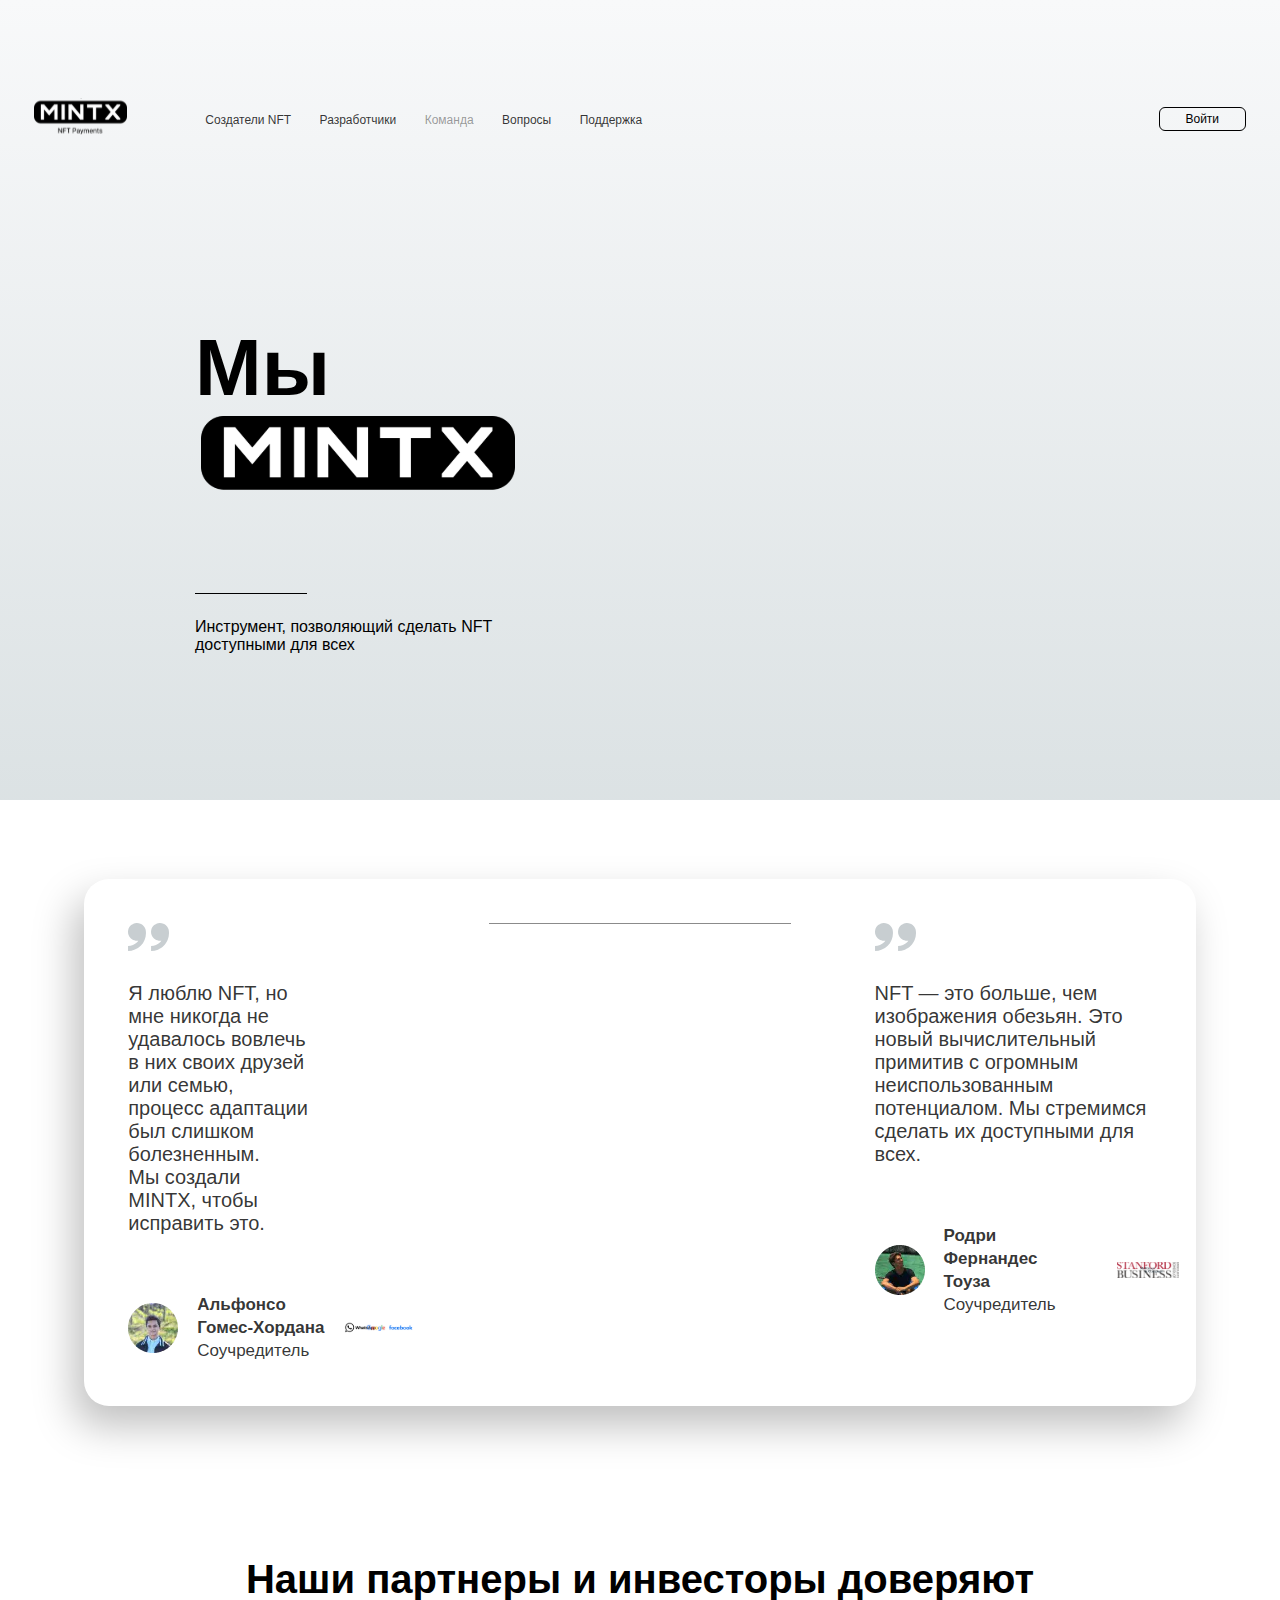
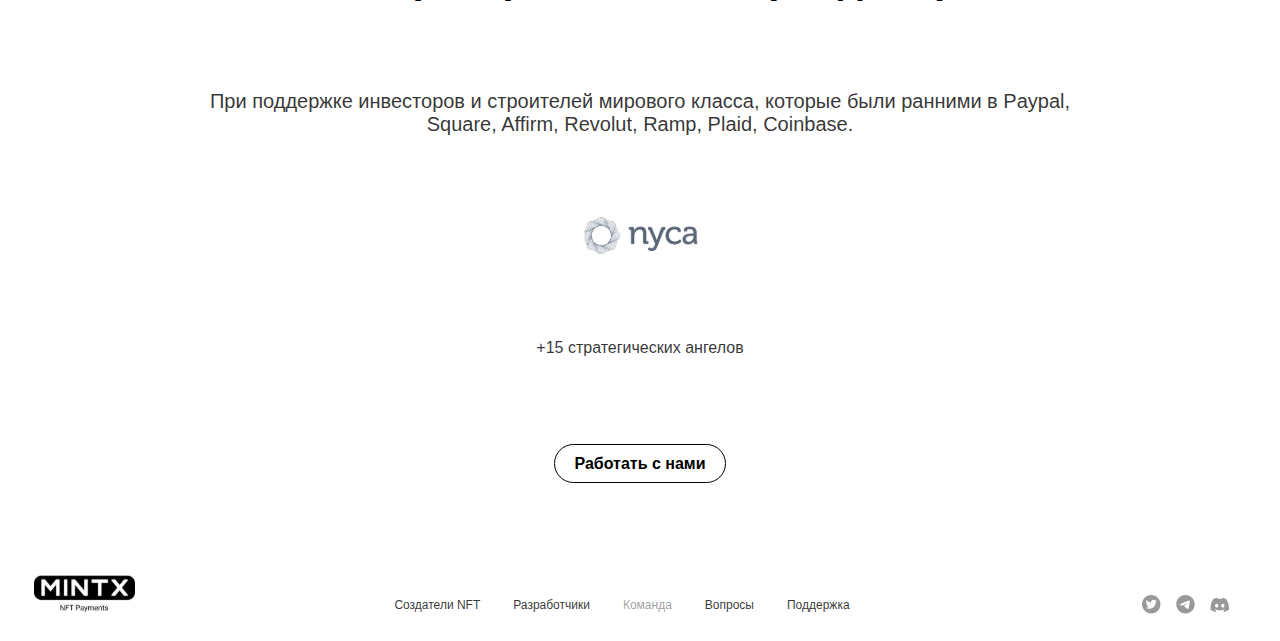
<file: team.html>
<!DOCTYPE html>
<html lang="en">
<head>
    <meta charset="UTF-8">
    <title>MINTX</title>
    <link rel="stylesheet" href="./css/style.css">
    <link rel="stylesheet" href="./css/team.css">
    <meta name="viewport" content="width=device-width, initial-scale=1">
</head>
<body>
<div class="site">
    <div class="header">
        <div class="nav">
            <a href="./index.html"><img src="./svg/logo2.svg" alt="" class="logo"></a>

            <nav class="menu">
                <span class="nav-elements">
                <a href="./nft-creators.html" class="nav-pages">Создатели NFT</a>
                <a href="./developers.html" class="nav-pages">Разработчики</a>
                <a href="./team.html" class="nav-pages selected">Команда</a>
                <a href="./questions.html" class="nav-pages">Вопросы</a>
                <a href="./support.html" class="nav-pages">Поддержка</a>
            </span>
                <div class="sign-up-button">
                    <a href="" class="sign-up-link">Войти</a>
                </div>
            </nav>
            <header>
                <div class="menu-btn">
                    <span></span>
                    <span></span>
                    <span></span>
                </div>
            </header>
        </div>
    </div>
    <div class="body team-page">
        <div class="home-gradient-background">
            <div class="cut-gradient-background"></div>
        </div>
        <div class="first-block">
            <div class="container">
                <div class="top">
                    <div class="content">
                        <div class="logo-elements">
                            <h1>Мы</h1>
                            <img src="./svg/large-logo.svg" alt="" class="large-logo">
                        </div>
                        <div class="text-info">
                            <div class="horizontal-line"></div>
                            <p>Инструмент, позволяющий сделать NFT <br> доступными для всех</p>
                        </div>
                    </div>
                </div>
                <div class="bottom">
                    <div class="content">
                        <div class="comments">
                            <div class="left-block">
                                <img src="./svg/quotation-marks-svg.svg" alt="" class="quotation-marks-svg">
                                <p>Я люблю NFT, но мне никогда не удавалось
                                    вовлечь в них своих друзей или семью,
                                    процесс адаптации был слишком болезненным. <br>
                                    Мы создали MINTX, чтобы исправить это.</p>
                                <div class="author-info">
                                    <img src="./svg/avatar-1.svg" alt="" class="avatar">
                                    <h3><span>Альфонсо Гомес-Хордана</span><br>
                                        Соучредитель</h3>
                                    <div class="small-social-logo">
                                        <img src="./svg/whatsapp-logo.svg" alt="" class="communication-logo"
                                             id="whatsapp-logo">
                                        <img src="./svg/google-logo.svg" alt="" class="communication-logo"
                                             id="google-logo">
                                        <img src="./svg/facebook-logo.svg" alt="" class="communication-logo"
                                             id="facebook-logo">
                                    </div>
                                </div>
                            </div>
                            <hr class="bottom-comments-hr">
                            <div class="right-block">
                                <img src="./svg/quotation-marks-svg.svg" alt="" class="quotation-marks-svg">
                                <p>NFT — это больше, чем изображения обезьян.
                                    Это новый вычислительный примитив с
                                    огромным неиспользованным потенциалом.
                                    Мы стремимся сделать их доступными для всех.</p>
                                <div class="author-info">
                                    <img src="./svg/avatar-2.svg" alt="" class="avatar">
                                    <h3><span>Родри Фернандес Тоуза</span><br>
                                        Соучредитель</h3>
                                    <div class="small-social-logo">
                                        <img src="./svg/stanford-business-logo.svg" alt="" class="communication-logo"
                                             id="stanford-business-logo">
                                        <img src="./svg/kinsey-and-company-logo.svg" alt="" class="communication-logo"
                                             id="kinsey-and-company-logo">
                                    </div>
                                </div>
                            </div>
                        </div>
                    </div>
                </div>
            </div>
        </div>
        <div class="second-block">
            <h1>Наши партнеры и инвесторы доверяют</h1>
            <p>При поддержке инвесторов и строителей мирового класса,
                которые были ранними в Paypal, <br>
                Square, Affirm, Revolut, Ramp, Plaid, Coinbase.</p>
            <img src="./svg/nyca-logo.svg" alt="" class="nyca-logo">
            <h5>+15 стратегических ангелов</h5>
            <div class="button">
                <a href="#">Работать с нами</a>
            </div>
        </div>
    </div>
    <div class="footer">
        <div class="button-nav">
            <a href="./index.html"><img src="./svg/logo2.svg" alt="" class="logo"></a>
            <span class="nav-elements">
                <a href="./nft-creators.html" class="nav-pages">Создатели NFT</a>
                <a href="./developers.html" class="nav-pages">Разработчики</a>
                <a href="./team.html" class="nav-pages selected">Команда</a>
                <a href="./questions.html" class="nav-pages">Вопросы</a>
                <a href="./support.html" class="nav-pages">Поддержка</a>
            </span>
            <div class="connection">
                <img src="./svg/Twitter.svg" alt="" class="connection-icon">
                <img src="./svg/Telegram.svg" alt="" class="connection-icon">
                <img src="./svg/Discord.svg" alt="" class="connection-icon">
            </div>
        </div>
    </div>
</div>
<script>
    let menuBtn = document.querySelector('.menu-btn');
    let show = document.querySelector('.right-block');
    let body = document.querySelector('body');
    let menu = document.querySelector('.menu');
    menuBtn.addEventListener('click', function(){
        show.classList.toggle('visible');
        body.classList.toggle('no_scroll');
        menuBtn.classList.toggle('active');
        menu.classList.toggle('active');
    })
</script>
</body>
</html>
</file>
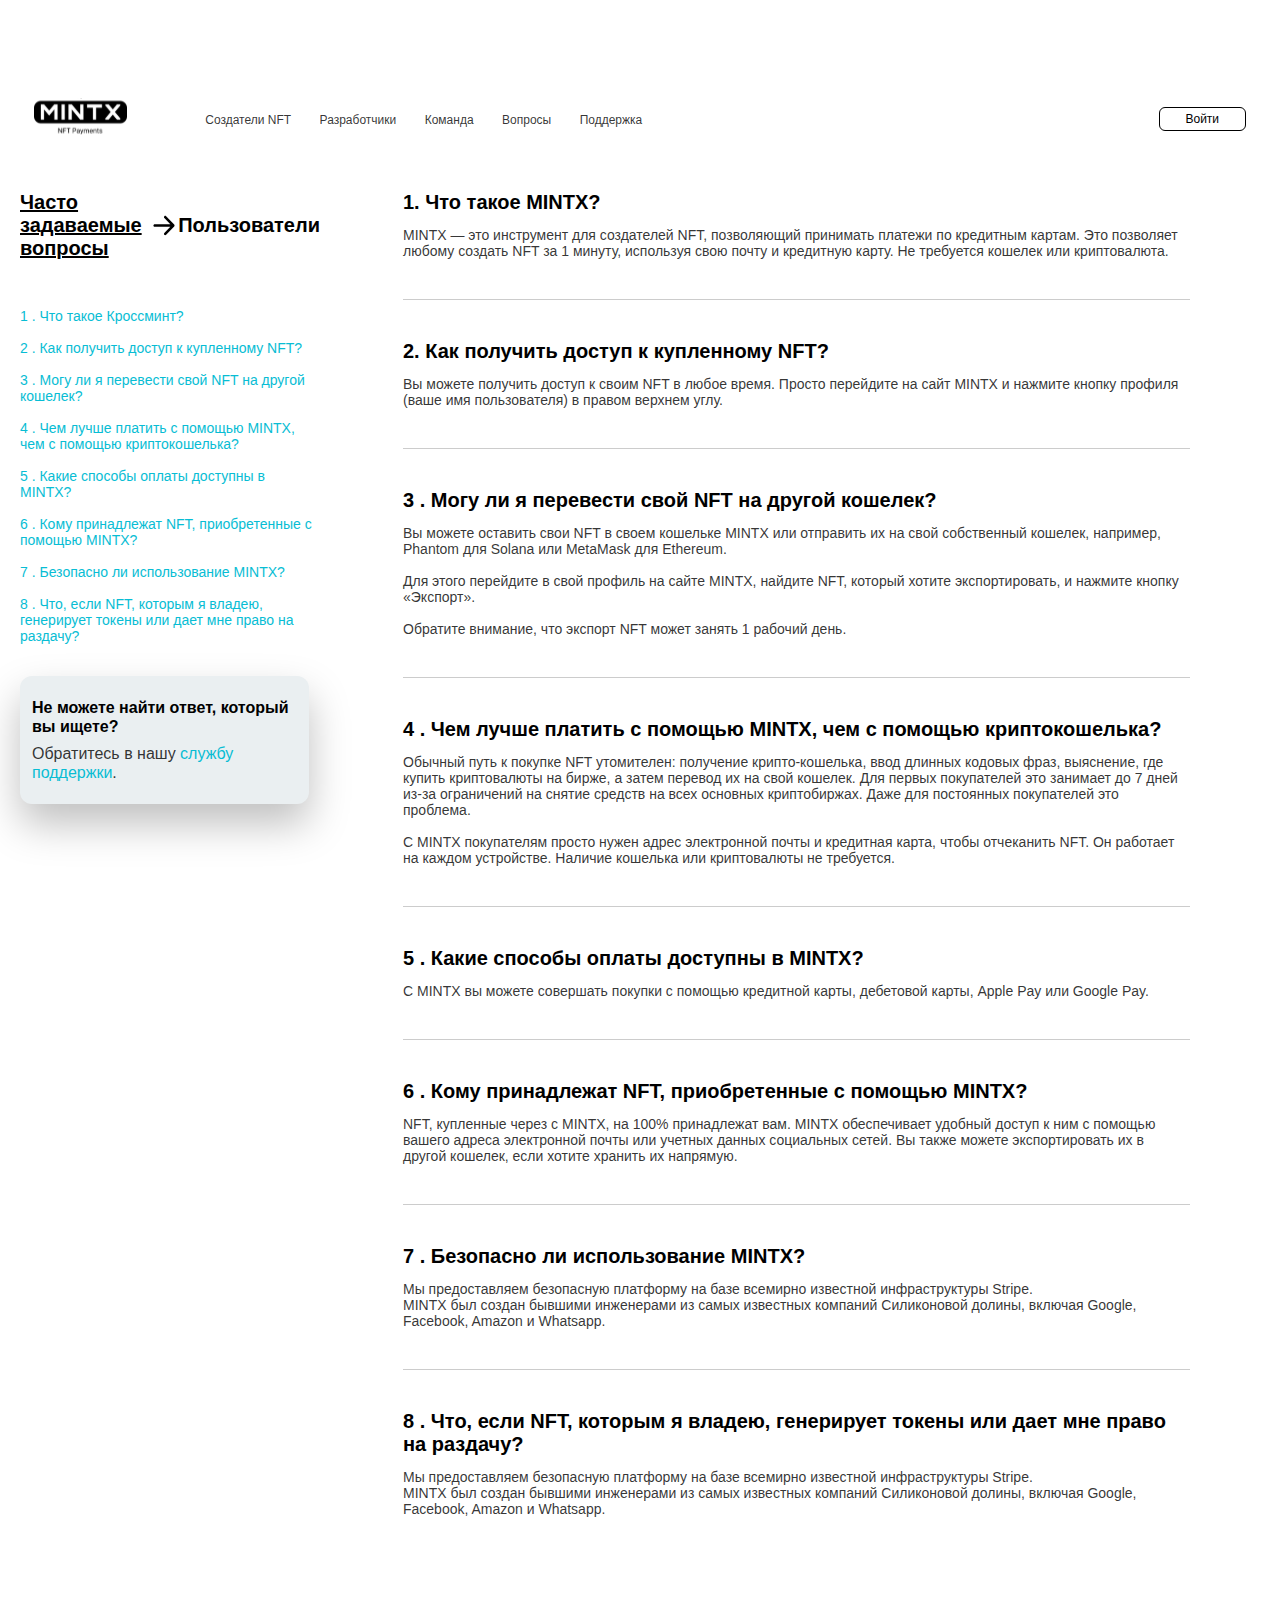
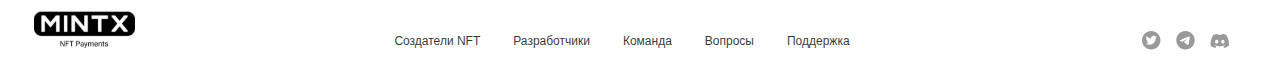
<file: users-questions.html>
<!DOCTYPE html>
<html lang="en">
<head>
    <meta charset="UTF-8">
    <title>MINTX</title>
    <link rel="stylesheet" href="./css/style.css">
    <link rel="stylesheet" href="./css/questions.css">
    <meta name="viewport" content="width=device-width, initial-scale=1">
</head>
<body>
<div class="site">
    <div class="header">
        <div class="nav">
            <a href="./index.html"><img src="./svg/logo2.svg" alt="" class="logo"></a>
            <nav class="menu">
                <span class="nav-elements">
                <a href="./nft-creators.html" class="nav-pages">Создатели NFT</a>
                <a href="./developers.html" class="nav-pages">Разработчики</a>
                <a href="./team.html" class="nav-pages">Команда</a>
                <a href="./questions.html" class="nav-pages">Вопросы</a>
                <a href="./support.html" class="nav-pages">Поддержка</a>
            </span>
                <div class="sign-up-button">
                    <a href="" class="sign-up-link">Войти</a>
                </div>
            </nav>
            <header>
                <div class="menu-btn">
                    <span></span>
                    <span></span>
                    <span></span>
                </div>
            </header>
        </div>
    </div>
    <div class="body user-and-creators-questions-page">
        <div class="container">
            <div class="left-block">
                <div class="top">
                    <a href="questions.html">Часто задаваемые вопросы</a>
                    <img src="./svg/Arrow-3.svg" alt="" class="arrow-right">
                    <h2>Пользователи</h2>
                </div>
                <div class="middle">
                    <div class="questions-links">
                        <a href="#question-1">1 . Что такое Кроссминт?</a>
                        <a href="#question-2">2 . Как получить доступ к купленному NFT?</a>
                        <a href="#question-3">3 . Могу ли я перевести свой NFT на другой
                            кошелек?</a>
                        <a href="#question-4">4 . Чем лучше платить с помощью MINTX, чем с
                            помощью криптокошелька?</a>
                        <a href="#question-5">5 . Какие способы оплаты доступны в MINTX?</a>
                        <a href="#question-6">6 . Кому принадлежат NFT, приобретенные с
                            помощью MINTX?</a>
                        <a href="#question-7">7 . Безопасно ли использование MINTX?</a>
                        <a href="#question-8">8 . Что, если NFT, которым я владею,
                            генерирует токены или дает мне право на раздачу?</a>
                    </div>
                </div>
                <div class="bottom">
                    <div class="content">
                        <h5>Не можете найти ответ, который вы ищете? </h5>
                        <p>Обратитесь в нашу <a href="support.html">службу поддержки</a>.</p>
                    </div>
                </div>
            </div>
            <div class="right-block">
                <div class="question first" id="question-1">
                    <h2>1. Что такое MINTX?</h2>
                    <p>MINTX — это инструмент для создателей NFT,
                        позволяющий принимать платежи по кредитным
                        картам. Это позволяет любому создать NFT
                        за 1 минуту, используя свою почту и кредитную
                        карту. Не требуется кошелек или криптовалюта.</p>
                </div>
                <div class="question" id="question-2">
                    <h2>2. Как получить доступ к купленному NFT?</h2>
                    <p>Вы можете получить доступ к своим NFT в любое время.
                        Просто перейдите на сайт MINTX и нажмите кнопку
                        профиля (ваше имя пользователя) в правом верхнем углу.</p>
                </div>
                <div class="question" id="question-3">
                    <h2>3 . Могу ли я перевести свой NFT на другой кошелек?</h2>
                    <p>Вы можете оставить свои NFT в своем кошельке MINTX или
                        отправить их на свой собственный кошелек, например,
                        Phantom для Solana или MetaMask для Ethereum.
                        <br><br>
                        Для этого перейдите в свой профиль на сайте MINTX,
                        найдите NFT, который хотите экспортировать, и нажмите
                        кнопку «Экспорт».
                        <br><br>
                        Обратите внимание, что экспорт NFT может занять 1
                        рабочий день.</p>
                </div>
                <div class="question" id="question-4">
                    <h2>4 . Чем лучше платить с помощью MINTX, чем с помощью
                        криптокошелька?</h2>
                    <p>Обычный путь к покупке NFT утомителен: получение
                        крипто-кошелька, ввод длинных кодовых фраз, выяснение,
                        где купить криптовалюты на бирже, а затем перевод их
                        на свой кошелек. Для первых покупателей это занимает
                        до 7 дней из-за ограничений на снятие средств на всех
                        основных криптобиржах. Даже для постоянных покупателей
                        это проблема.
                        <br><br>
                        С MINTX покупателям просто нужен адрес электронной
                        почты и кредитная карта, чтобы отчеканить NFT.
                        Он работает на каждом устройстве. Наличие кошелька
                        или криптовалюты не требуется.</p>
                </div>
                <div class="question" id="question-5">
                    <h2>5 . Какие способы оплаты доступны в MINTX?</h2>
                    <p>С MINTX вы можете совершать покупки с помощью кредитной карты,
                        дебетовой карты, Apple Pay или Google Pay.</p>
                </div>
                <div class="question" id="question-6">
                    <h2>6 . Кому принадлежат NFT, приобретенные с помощью MINTX?</h2>
                    <p>NFT, купленные через с MINTX, на 100% принадлежат вам.
                        MINTX обеспечивает удобный доступ к ним с помощью вашего
                        адреса электронной почты или учетных данных социальных
                        сетей. Вы также можете экспортировать их в другой кошелек,
                        если хотите хранить их напрямую.</p>
                </div>
                <div class="question" id="question-7">
                    <h2>7 . Безопасно ли использование MINTX?</h2>
                    <p>Мы предоставляем безопасную платформу на базе всемирно
                        известной инфраструктуры Stripe. <br>
                        MINTX был создан бывшими инженерами из самых известных
                        компаний Силиконовой долины, включая Google, Facebook,
                        Amazon и Whatsapp.</p>
                </div>
                <div class="question last" id="question-8">
                    <h2>8 . Что, если NFT, которым я владею, генерирует токены
                        или дает мне право на раздачу?</h2>
                    <p>Мы предоставляем безопасную платформу на базе всемирно
                        известной инфраструктуры Stripe. <br>
                        MINTX был создан бывшими инженерами из самых известных
                        компаний Силиконовой долины, включая Google, Facebook,
                        Amazon и Whatsapp.</p>
                </div>
            </div>
            <div class="alter-bottom">
                <div class="content">
                    <h5>Не можете найти ответ, который вы ищете? </h5>
                    <p>Обратитесь в нашу <a href="support.html">службу поддержки</a>.</p>
                </div>
            </div>
        </div>
    </div>
    <div class="footer">
        <div class="button-nav">
            <a href="./index.html"><img src="./svg/logo2.svg" alt="" class="logo"></a>
            <span class="nav-elements">
                <a href="./nft-creators.html" class="nav-pages">Создатели NFT</a>
                <a href="./developers.html" class="nav-pages">Разработчики</a>
                <a href="./team.html" class="nav-pages">Команда</a>
                <a href="./questions.html" class="nav-pages">Вопросы</a>
                <a href="./support.html" class="nav-pages">Поддержка</a>
            </span>
            <div class="connection">
                <img src="./svg/Twitter.svg" alt="" class="connection-icon">
                <img src="./svg/Telegram.svg" alt="" class="connection-icon">
                <img src="./svg/Discord.svg" alt="" class="connection-icon">
            </div>
        </div>
    </div>
</div>
<script>
    let menuBtn = document.querySelector('.menu-btn');
    let show = document.querySelector('.right-block');
    let body = document.querySelector('body');
    let menu = document.querySelector('.menu');
    menuBtn.addEventListener('click', function(){
        show.classList.toggle('visible');
        body.classList.toggle('no_scroll');
        menuBtn.classList.toggle('active');
        menu.classList.toggle('active');
    })
</script>
</body>
</html>
</file>
<file: css/style.css>
* {
    margin: 0;
    padding: 0;
    font-family: roboto, sans-serif;
    box-sizing: border-box;
    max-width: 100%;
}

.visible {
    visibility: collapse;
    width: 0;
}

@media screen and (min-width: 1025px) {
    .body.nft-creators-page .third-block .blockchain-block .supporting-blockchains {
        display: flex
    }

    .body.nft-creators-page .first-block .benefits .left-box, .body.nft-creators-page .first-block .benefits .central-box, .body.nft-creators-page .first-block .benefits .right-box {
        width: 338px;
        min-height: 207px;
    }

    .body.nft-creators-page .first-block .payment-credit-card .left-block {
        width: 50%;
    }

    .body.home-page .fourth-block .container {
        margin: 148px auto 44px;
    }

    .body.home-page .second-block .security {
        width: 50%;
    }

    .body.nft-creators-page .first-block .payment-credit-card .right-block .example-phone {
        left: 0;
    }

    .body.home-page .second-block .security .left-part .elements .element .text-container h3 {
        margin-right: 95px;
    }

    .body.home-page .second-block .security .left-part p {
        margin: 17px 70px 43px 0;
    }

    .body.home-page .third-block {
        margin: 417px 0 190px;
    }

    .body.home-page .third-block .right-part .container {
        margin: 43px 68px 0 57px;
    }

    /*.body.home-page .first-block .company-bottom-text .trust-company .company-top, .body.home-page .first-block .company-bottom-text .trust-company .company-bottom {*/
    /*    display: flex;*/
    /*}*/
    .body.home-page .fourth-block .container .left-block {
        width: 566px;
        margin-right: 37px;
    }

    .body.home-page .fourth-block .container .right-block {
        width: 566px;
    }

    .body.home-page .second-block .coinage .coinage-container .right-part .content .input-info .input p {
        margin: auto 16px;
    }

    .body.home-page .second-block .coinage .coinage-container .left-part {
        position: relative;
        margin-right: -134px;
        padding-top: 70px;
    }

    .body.home-page .second-block .coinage .coinage-container {
        align-items: center;
        justify-content: center;
    }

    .body.nft-creators-page .second-block .container .company-bottom-text .trust-company .company-top, .body.nft-creators-page .second-block .container .company-bottom-text .trust-company .company-bottom {
        /*display: flex;*/
        gap: 50px;
        margin: 10px 0;
    }
}

.no_scroll {
    overflow: hidden;
}

@media screen and (max-width: 650px) {
    .body.nft-creators-page .first-block .payment-credit-card {
        flex-direction: column;
    }
}

@media screen and (min-width: 1150px) {
    .body.home-page .second-block .coinage .coinage-container .left-part .window-2 {
        left: -188px;
    }

    .body.home-page .first-block .card-images {
        justify-content: center;
        align-items: center;
        margin: 42px auto;
        width: 1170px;
        height: 519px;
        display: flex;
        position: relative;
    }

    .body.home-page .first-block .card-images .right-image #right-card {
        right: 7px;
    }

    .body.home-page .first-block .card-images .left-image #left-card {
        left: 0;
    }

    .body.user-and-creators-questions-page .container .left-block {
        width: 300px;
        min-width: 300px;
    }
}

@media screen and (max-width: 1150px) and (min-width: 770px) {
    .body.home-page .second-block .coinage .coinage-container .left-part .window-2 {
        left: -276px;
    }

    .body.home-page .first-block .card-images .left-image #left-card {
        scale: 70%;
        left: -80px;
    }

    .body.home-page .first-block .card-images .right-image #right-card {
        scale: 70%;
        right: -75px;
    }

    .body.home-page .first-block .card-images {
        justify-content: center;
        align-items: center;
        margin: 42px auto;
        /*width: 1170px;*/
        height: 519px;
        display: flex;
        position: relative;
        scale: 70%;
    }
}

@media screen and (max-width: 770px) {

    .body.home-page .second-block .coinage .head-info h1 {
        margin-top: 14px;
        font-weight: 375;
        font-size: 34px;
        line-height: 47px;
        text-align: center;
        color: #000000;
    }
    .body.home-page .fourth-block .container .left-block .elements .element-card {
        width: 214px;
        height: 318px;
        background: linear-gradient(162.44deg, #FFFFFF 4.55%, #C5D1D5 97.3%);
        box-shadow: -19px 2px 40px rgba(0, 0, 0, 0.25);
        border-radius: 12px 0px 20px;
        display: none;
        position: relative;
    }

    .body.home-page .first-block .card-images .left-image #left-card {
        transform: scale(.5);
        left: -189px;
    }

    .body.home-page .first-block .card-images .right-image #right-card {
        right: -180px;
        transform: scale(.5);

    }

    .body.home-page .first-block .card-images {
        justify-content: center;
        align-items: center;
        margin: 42px auto;
        /*width: 1170px;*/
        height: 300px;
        display: flex;
        position: relative;
        scale: 45%;
    }
}

@media screen and (max-width: 900px) {
    .header .nav .sign-up-button {
        margin: 6px 30px auto auto;
    }


}
@media screen and (max-width: 900px) {

    .header .nav .sign-up-button {
        margin: 136px auto;
    }
    .header .nav {
        padding: 92px 24px 5px;
        display: flex;
        justify-content: space-between;
    }

    header {
        display: flex;
        justify-content: flex-end;
    }

    .menu-btn {
        width: 30px;
        height: 30px;
        position: relative;
        z-index: 10;
        overflow: hidden;
    }

    .menu-btn span {
        width: 30px;
        height: 2px;
        position: absolute;
        top: 50%;
        left: 50%;
        transform: translate(-50%, -50%);
        background-color: #222222;
        transition: all 0.5s;
    }

    .menu-btn span:nth-of-type(2) {
        top: calc(50% - 5px);
    }

    .menu-btn span:nth-of-type(3) {
        top: calc(50% + 5px);
    }

    .menu {
        margin: auto;
        position: fixed;
        top: 0;
        left: 0;
        width: 100%;
        height: 100%;
        padding: 15px;
        z-index: 10;
        background: white;
        transform: translateX(-100%);
        transition: transform 0.5s;
    }

    .menu.active {
        transform: translateX(0);
        flex-direction: column;
    }

    .menu li {
        list-style-type: none;
    }

    .menu-btn.active span:nth-of-type(1) {
        display: none;
    }

    .menu-btn.active span:nth-of-type(2) {
        top: 50%;
        transform: translate(-50%, 0%) rotate(45deg);
    }

    .menu-btn.active span:nth-of-type(3) {
        top: 50%;
        transform: translate(-50%, 0%) rotate(-45deg);
    }

}

@media screen and (min-width: 770px) {

    .body.home-page .second-block .coinage .head-info h1 {
        margin-top: 14px;
        font-weight: 700;
        font-size: 40px;
        line-height: 47px;
        text-align: center;
        color: #000000;
    }
    .body.home-page .second-block .security {
        width: 75%;
        border-radius: 25px;
        display: flex;
        margin: 304px auto 0;
        justify-content: center;
    }
    .body.home-page .fourth-block .container .left-block .elements .element-card {
        width: 214px;
        height: 318px;
        background: linear-gradient(162.44deg, #FFFFFF 4.55%, #C5D1D5 97.3%);
        box-shadow: -19px 2px 40px rgba(0, 0, 0, 0.25);
        border-radius: 12px 0px 20px;
        display: flex;
        position: relative;
    }

    .body.home-page .second-block .coinage .coinage-container .right-part .content {
        margin: 10px 30px auto 0;
    }

    .body.home-page .second-block .security .left-part, .body.home-page .second-block .security .right-part {
        left: 70px;
        margin: 0 0 0 60px;
    }
}

@media screen and (max-width: 770px) {
    .body.home-page .second-block .security {
        width: 90%;
        border-radius: 25px;
        display: flex;
        margin: auto;
        justify-content: center;
    }
    .body.home-page .second-block .security .left-part, .body.home-page .second-block .security .right-part {
        left: 0;
        margin: auto;
    }

    .body.home-page .second-block .coinage .coinage-container .left-part .window-2 {
        left: -91px;

    }

    .body.home-page .second-block .coinage .coinage-container .right-part .content h3 {
        width: 90%;
        margin: auto;
    }

    .body.home-page .second-block .coinage .coinage-container .right-part .content {
        margin: 10px;
    }

    .body.home-page .second-block .coinage .coinage-container .left-part {
        margin: auto;
    }


    .body.home-page .third-block .left-part {
        display: initial;
    }

    .body.nft-creators-page .third-block .blockchain-block .supporting-blockchains {
        display: flex
    }

    .body.nft-creators-page .first-block .payment-credit-card .left-block {
        width: 50%;
    }

    .body.home-page .fourth-block .container {
        margin: 148px auto 44px;
    }


    .body.nft-creators-page .first-block .payment-credit-card .right-block .example-phone {
        left: 0;
    }

    .body.home-page .second-block .security .left-part .elements .element .text-container h3 {
        margin-right: 95px;
    }

    .body.home-page .second-block .security .left-part p {
        margin: 17px 70px 43px 0;
    }

    .body.home-page .third-block {
        margin: 417px 0 190px;
    }

    .body.home-page .third-block .right-part .container {
        margin: 43px 68px 0 57px;
    }

    /*.body.home-page .first-block .company-bottom-text .trust-company .company-top, .body.home-page .first-block .company-bottom-text .trust-company .company-bottom {*/
    /*    !*display: flex;*!*/
    /*    margin: auto;*/
    /*}*/
    .body.home-page .fourth-block .container .left-block {
        width: 566px;
        margin-right: 37px;
    }

    .body.home-page .fourth-block .container .right-block {
        width: 566px;
    }

    .body.home-page .second-block .coinage .coinage-container .right-part .content .input-info .input p {
        margin: auto 16px;
    }

    .body.home-page .second-block .coinage .coinage-container .left-part {
        position: relative;
        margin-right: -134px;
        padding-top: 70px;
    }

    .body.home-page .second-block .coinage .coinage-container {
        align-items: center;
        justify-content: center;
    }

    .body.nft-creators-page .second-block .container .company-bottom-text .trust-company .company-top, .body.nft-creators-page .second-block .container .company-bottom-text .trust-company .company-bottom {
        /*display: flex;*/
        flex-direction: row;
        gap: 50px;
        margin: 10px;
    }

    .body.home-page .third-block {
        margin: 150px 0 120px;
    }

    .body.nft-creators-page .second-block .container .company-bottom-text .trust-company {
        display: flex;
        flex-direction: column;
        justify-content: center;
        /*gap: 100px;*/
    }

    .body.nft-creators-page .second-block .container .company-bottom-text .trust-company .company-top, .body.nft-creators-page .second-block .container .company-bottom-text .trust-company .company-bottom {
        /*display: grid;*/
        /*display: flex;*/
        /*flex-direction: column;*/
        gap: 40px;
    }

    .body.nft-creators-page .third-block .blockchain-block .supporting-blockchains {
        display: grid;
        justify-content: center;
        justify-items: center;
        grid-column: 2;
        grid-template-areas:
        "a a"
        "b b";
        gap: 40px;
    }

    .body.nft-creators-page .first-block .benefits .left-box, .body.nft-creators-page .first-block .benefits .central-box, .body.nft-creators-page .first-block .benefits .right-box {
        width: 90%;
    }

    .body.nft-creators-page .first-block .payment-credit-card .left-block {
        width: 90%;
    }

    .body.home-page .fourth-block .container {
        margin: 20px auto 44px;
    }

    .body.home-page .second-block .coinage .coinage-container .left-part {

    }

    .body.home-page .second-block .coinage .coinage-container .right-part .content .input-info .input {
        width: 80%;
        margin: auto;
    }

    .body.home-page .second-block .coinage .coinage-container .right-part .content .input-info .input p {
        margin: auto;
    }

    .body.home-page .first-block .top-text {
        max-width: 90%;
        justify-content: center;
        text-align: center;
        margin: auto;
    }

    .body.home-page .second-block .security .right-part .container {
        scale: 140%;
    }

    /*.body.home-page .first-block .company-bottom-text .trust-company .company-top, .body.home-page .first-block .company-bottom-text .trust-company .company-bottom {*/
    /*    !*display: inline-grid;*!*/
    /*    max-width: 90%;*/
    /*}*/
    .body.home-page .first-block .company-bottom-text .trust-company {
        max-width: 90%;
        margin: auto;
        display: flex;
        flex-direction: column;
    }

    /*.body.home-page .first-block .company-bottom-text .trust-company .company-top, .body.home-page .first-block .company-bottom-text .trust-company .company-bottom {*/
    /*    !*display: grid;*!*/
    /*    max-width: 90%;*/
    /*    !*justify-items: center;*!*/
    /*    !*gap: calc(5% + 15px);*!*/
    /*}*/
    .body.user-and-creators-questions-page .container {
        padding: 0 5%;
        margin: auto;
    }

    .body.home-page .second-block .security .right-part {
        /*padding-bottom: 140px;*/
        height: 0;
        visibility: hidden;
    }

    .body.home-page .second-block .security .left-part .elements .element .text-container h3 {
        margin-right: 0px;
    }

    .body.home-page .second-block .security .left-part p {
        margin: 17px 0 43px 0;
    }

    .body.home-page .fourth-block .container {
        flex-direction: column;
    }

    .body.home-page .fourth-block .container .right-block {
        width: 90%;
    }

    .body.home-page .fourth-block .container .left-block {
        margin-top: 80px;
        margin-bottom: 40px;
        width: 90%;
    }

    /*.body.home-page .third-block .block-content{*/
    /*    flex-direction: column;*/
    /*    justify-content: center;*/
    /*}*/
    .body.home-page .third-block .block-content:nth-child(1n) {
    }

    .body.home-page .third-block .left-part, .body.home-page .third-block .right-part {
        margin: 0 auto;
        width: 80%;
    }

    .img-third-block {
        width: 100%;
    }

    .body.home-page .third-block .right-part {
        width: 85%;
    }

    .body.home-page .third-block .right-part .container {
        margin: 43px 0 0 0
    }

    .body.home-page .second-block .security {
        flex-direction: column-reverse;
        justify-content: center;
    }

    .body.home-page .second-block .security .right-part {
        width: 100%;
    }

    .body.home-page .second-block .security .left-part, .body.home-page .second-block .security .right-part {
        max-width: fit-content;
    }

    .body.home-page .second-block .coinage .coinage-container {
        flex-direction: column-reverse;
        justify-content: center;
        max-width: 90%;
    }

    .body.home-page .second-block .coinage .coinage-container .left-part {
        margin: 40px auto 0;
        left: -20%;
    }

    .body.home-page .second-block .coinage .coinage-container {
        text-align: center;
        align-items: center;
    }

    .body.home-page .second-block .coinage .coinage-container .left-part .window-2 .window-elements {
        border-radius: 0 0 6px 6px;
        background-color: #1D8E9C;
    }

    .body.nft-creators-page .third-block .wallet-block .container {
        flex-direction: column;
    }

    .body.nft-creators-page .third-block .wallet-block .container .right-block {
        max-width: 100%;
        margin: 0 auto;
        scale: 1.4;
        padding-top: 15%;
    }

    .body.nft-creators-page .third-block .wallet-block .container .left-block {
        max-width: 90%;
        margin: 0 auto;
    }


    /*.body.nft-creators-page .first-block .payment-credit-card {*/
    /*    flex-direction: column;*/
    /*    margin: 0 auto;*/
    /*    !*width: 70%;*!*/
    /*    justify-items: center;*/
    /*}*/
    .body.nft-creators-page .first-block .payment-credit-card .left-block, .body.nft-creators-page .first-block .payment-credit-card .right-block {
        margin: auto;
    }

    .body.nft-creators-page .first-block .payment-credit-card .right-block .example-phone {
        left: -100px;
    }

    .body.nft-creators-page .first-block .benefits {
        /*flex-direction: column;*/
        margin: 0 auto;
        /*width: 70%;*/
        justify-items: center;
    }

    .body.nft-creators-page .first-block .benefits .central-box {
        margin: 20px auto;
    }

    /*.body.nft-creators-page .first-block .benefits {*/
    /*    flex-direction: column;*/
    /*    margin: 0 auto ;*/
    /*    max-width: 800px;*/
    /*}*/
    /*.body.nft-creators-page .third-block .wallet-block .container{*/
    /*    max-width: 90%;*/
    /*}*/
    /*.body.developers-page .second-block .container .benefits{*/
    /*    flex-direction: column;*/
    /*    max-width: 300px;*/
    /*    margin: 0 auto ;*/
    /*}*/
    /*.body.developers-page .second-block{*/
    /*    margin-top: 100px;*/
    /*}*/
    /*.body.questions-page .block .bottom{*/
    /*    flex-direction: column;*/
    /*    max-width: 300px;*/
    /*    margin: 0 auto ;*/
    /*}*/
}

@media screen and (max-width: 1028px) {
    .body.home-page .third-block {
        margin: 150px 0 120px;
    }

    .body.nft-creators-page .second-block .container .company-bottom-text .trust-company {
        display: flex;
        justify-content: center;
        /*gap: 100px;*/
    }

    .body.nft-creators-page .second-block .container .company-bottom-text .trust-company .company-top, .body.nft-creators-page .second-block .container .company-bottom-text .trust-company .company-bottom {
        /*display: grid;*/
        /*display: flex;*/
        /*flex-direction: column;*/
        /*gap: 40px;*/
    }

    .body.nft-creators-page .third-block .blockchain-block .supporting-blockchains {
        display: grid;
        justify-content: center;
        justify-items: center;
        grid-column: 2;
        grid-template-areas:
        "a a"
        "b b";
        gap: 40px;
    }

    .body.nft-creators-page .first-block .benefits .left-box, .body.nft-creators-page .first-block .benefits .central-box, .body.nft-creators-page .first-block .benefits .right-box {
        width: 90%;
    }

    .body.nft-creators-page .first-block .payment-credit-card .left-block {
        width: 90%;
    }

    .body.home-page .fourth-block .container {
        margin: 20px auto 44px;
    }

    .body.home-page .second-block .coinage .coinage-container .left-part {

    }

    .body.home-page .second-block .coinage .coinage-container .right-part .content .input-info .input {
        width: 100%;
        margin: auto;
    }

    .body.home-page .second-block .coinage .coinage-container .right-part .content .input-info .input p {
        margin: auto;
        /*width: 100%;*/
    }

    .body.home-page .first-block .top-text {
        max-width: 90%;
        justify-content: center;
        text-align: center;
        margin: auto;
    }

    .body.home-page .second-block .security .right-part .container {
        scale: 90%;
    }

    /*.body.home-page .first-block .company-bottom-text .trust-company .company-top, .body.home-page .first-block .company-bottom-text .trust-company .company-bottom{*/
    /*    display: inline-grid;*/
    /*}*/
    .body.home-page .first-block .company-bottom-text .trust-company {
        max-width: 90%;
        margin: auto;
    }

    /*.body.home-page .first-block .company-bottom-text .trust-company .company-top, .body.home-page .first-block .company-bottom-text .trust-company .company-bottom{*/
    /*    display: grid;*/
    /*    justify-items: center;*/
    /*    gap: calc(5% + 15px);*/
    /*}*/
    .body.user-and-creators-questions-page .container {
        padding: 0 5%;
        margin: auto;
    }

    .body.home-page .second-block .security .right-part {
        padding-bottom: 140px;
    }

    .body.home-page .second-block .security .left-part .elements .element .text-container h3 {
        margin-right: 0px;
    }

    .body.home-page .second-block .security .left-part p {
        margin: 17px 0 43px 0;
    }

    .body.home-page .fourth-block .container {
        flex-direction: row;
        text-align: center;
        height: 100%;
        width: 95%;
        gap: 10px;
    }

    .body.home-page .fourth-block .container .right-block {
        width: 90%;
    }

    .body.home-page .fourth-block .container .left-block {
        margin-top: 39px;
        margin-bottom: 40px;
        width: 90%;
    }

    .body.home-page .third-block .block-content {
        flex-direction: column;
        justify-content: center;
    }

    .body.home-page .third-block .block-content:nth-child(1n) {
    }

    .body.home-page .third-block .left-part, .body.home-page .third-block .right-part {
        margin: 0 auto;
        width: 80%;
    }

    .img-third-block {
        width: 100%;
        height: 0;
        visibility: collapse
    }

    .body.home-page .third-block .right-part {
        width: 85%;
    }

    .body.home-page .third-block .right-part .container {
        margin: 43px 0 0 0
    }

    .body.home-page .second-block .security {
        /*flex-direction: column-reverse;*/
        /*justify-content: center;*/
    }

    .body.home-page .second-block .security .right-part {
        width: 100%;
    }

    .body.home-page .second-block .security .left-part, .body.home-page .second-block .security .right-part {
        max-width: 90%;
    }

    /*.body.home-page .second-block .coinage .coinage-container {*/
    /*    flex-direction: row-reverse;*/
    /*    justify-content: center;*/
    /*    max-width: 90%;*/
    /*}*/
    /*.body.home-page .second-block .coinage .coinage-container .left-part {*/
    /*    margin: 40px auto 0;*/
    /*    left: -20%;*/
    /*}*/
    /*.body.home-page .second-block .coinage .coinage-container {*/
    /*    text-align: center;*/
    /*    align-items: center;*/
    /*}*/
    .body.home-page .second-block .coinage .coinage-container .left-part .window-2 .window-elements {
        border-radius: 0 0 6px 6px;
        background-color: #1D8E9C;
    }

    .body.nft-creators-page .third-block .wallet-block .container {
        flex-direction: row;
        max-width: 90%;
        text-align: center;
    }

    .body.nft-creators-page .third-block .wallet-block .container .right-block {
        display: none;
        max-width: 100%;
        margin: 0 auto;
        scale: 1.4;
        padding-top: 15%;
    }

    .body.nft-creators-page .third-block .wallet-block .container .left-block {
        max-width: 90%;
        margin: 0 auto;
    }


    .body.nft-creators-page .first-block .payment-credit-card {
        margin: auto;
        width: 90%;
        justify-items: center;
    }

    .body.nft-creators-page .first-block .payment-credit-card .left-block p {
        max-width: 70%;
    }

    .body.nft-creators-page .first-block .payment-credit-card .left-block, .body.nft-creators-page .first-block .payment-credit-card .right-block {
        margin: auto;
    }

    .body.nft-creators-page .first-block .payment-credit-card .right-block .example-phone {
        left: -100px;
    }

    .body.nft-creators-page .first-block .benefits {
        /*flex-direction: column;*/
        margin: 0 auto;
        width: 99%;
        justify-items: center;
    }

    .body.nft-creators-page .first-block .benefits .central-box {
        margin: 20px auto;
    }

    /*.body.nft-creators-page .first-block .benefits {*/
    /*    flex-direction: column;*/
    /*    margin: 0 auto ;*/
    /*    max-width: 800px;*/
    /*}*/
    /*.body.nft-creators-page .third-block .wallet-block .container{*/
    /*    max-width: 90%;*/
    /*}*/
    /*.body.developers-page .second-block .container .benefits{*/
    /*    flex-direction: column;*/
    /*    max-width: 300px;*/
    /*    margin: 0 auto ;*/
    /*}*/
    /*.body.developers-page .second-block{*/
    /*    margin-top: 100px;*/
    /*}*/
    /*.body.questions-page .block .bottom{*/
    /*    flex-direction: column;*/
    /*    max-width: 300px;*/
    /*    margin: 0 auto ;*/
    /*}*/
}

@media screen and (min-width: 1000px) {
    .body.user-and-creators-questions-page .container .left-block .bottom .content h5 {
        font-size: 16px;
    }

    .body.user-and-creators-questions-page .container .left-block .bottom .content p {
        font-size: 16px;
    }

    .body.user-and-creators-questions-page .container .left-block .middle .questions-links a {
        font-size: 14px;
    }

    .body.user-and-creators-questions-page .container .left-block .top a, .body.user-and-creators-questions-page .container .left-block .top h2 {
        font-size: 20px;
    }

    .body.nft-creators-page .fourth-block .container .top .left-block, .body.nft-creators-page .fourth-block .container .top .right-block {
        width: 50%;
    }

    .body.nft-creators-page .fifth-block .added-info-block .bottom-contacts .half-block .right-block {
        margin: 0 auto 0 110px;
    }

    .body.nft-creators-page .fifth-block .added-info-block .bottom-contacts .half-block .left-block {
        margin: 0 110px 0 auto;
    }

    .bottom-contacts-hr {
        display: none;
    }


}

@media screen and (max-width: 1000px) {


    .bottom-contacts-hr {
        display: block;
    }

    .body.nft-creators-page .fifth-block .integration .right-block .big-window-img {
        width: 90%;
        margin: auto;
    }

    .body.nft-creators-page .fifth-block .integration {
        flex-direction: column;
    }

    .body.nft-creators-page .fifth-block .integration .left-block {
        width: 90%;
        margin: auto;
    }

    .body.nft-creators-page .fifth-block .integration .right-block {
        width: 100%;
        margin: auto;
        display: flex;
        margin-top: 40px;
    }

    .body.nft-creators-page .fourth-block .container .top {
        flex-direction: column;
    }

    .body.nft-creators-page .fourth-block .container .top .vertical-line {
        display: none;
    }

    .body.nft-creators-page .fourth-block .container .top .left-block, .body.nft-creators-page .fourth-block .container .top .right-block {
        width: 100%;
    }

    .body.user-and-creators-questions-page .container {
        flex-direction: column;
        justify-content: center;
    }

    .body.user-and-creators-questions-page .container .right-block {
        margin: auto;
    }

    .body.user-and-creators-questions-page .container .left-block {
        margin-bottom: 20px;
        width: 60%;
        margin: inherit;
    }

    .body.user-and-creators-questions-page .container .left-block .bottom .content h5 {
        font-size: 20px;
    }

    .body.user-and-creators-questions-page .container .left-block .bottom .content p {
        font-size: 20px;
    }

    .body.user-and-creators-questions-page .container .left-block .middle .questions-links a {
        font-size: 22px;
    }

    .body.user-and-creators-questions-page .container .left-block .bottom .content {
        text-align: center;
    }

    .body.user-and-creators-questions-page .container .left-block .top a, .body.user-and-creators-questions-page .container .left-block .top h2 {
        font-size: 30px;
    }

    .body.nft-creators-page .fifth-block .added-info-block .bottom-contacts {
        flex-direction: column;
    }

    .body.nft-creators-page .fifth-block .added-info-block .bottom-contacts .vertical-line {
        display: none;
    }

    .body.nft-creators-page .fifth-block .added-info-block .bottom-contacts .half-block .right-block, .body.nft-creators-page .fifth-block .added-info-block .bottom-contacts .half-block .left-block {
        margin: auto;
    }
}

.menu {
    display: flex;
    flex-direction: row;
    margin: auto;
    width: 100%;
    right: 0;
}

@media screen and (min-width: 950px) {
    .body.developers-page .second-block .container .benefits {
        flex-direction: row;
    }

    .header .nav .nav-elements {
        margin: auto 0 auto 66px;
        width: 100%;
    }

    .body.nft-creators-page .first-block .payment-credit-card .right-block .example-window .bottom .container {
        margin: 36px 36px 0 122px;
    }
}

@media screen and (max-width: 900px) {
    .body.nft-creators-page .first-block .benefits {
        flex-direction: column;
        margin: 0 auto;
        width: 70%;
        justify-items: center;
    }

    .body.developers-page .second-block .container .benefits .left-block, .body.developers-page .second-block .container .benefits .central-block, .body.developers-page .second-block .container .benefits .right-block {
        width: 100%;
    }

    .body.developers-page .second-block .container .benefits {
        flex-direction: column;
    }

    .img-third-block {
        visibility: visible;
        height: auto;
    }

    .body.home-page .fourth-block .container {
        flex-direction: column;
        text-align: center;
        height: 100%;
        width: 100%;
        gap: 50px
    }

    .body.home-page .fourth-block .container .left-block {
        margin: auto;
    }

    .header .nav .nav-elements {
        display: flex;
        flex-direction: column;
        text-align: center;
        width: 100%;
    }

    .body.user-and-creators-questions-page .container {
        flex-direction: column;
    }

    .body.home-page .third-block .right-part .container .elements .left-row, .body.home-page .third-block .right-part .container .elements .right-row {
        justify-content: center;
        margin: auto;
        flex-direction: column;
    }

    .body.nft-creators-page .first-block .payment-credit-card .right-block .example-window .bottom .container {
        width: 90%;
        margin: auto;
    }

    .body.nft-creators-page .first-block .payment-credit-card .right-block .example-phone {
        visibility: collapse;
        left: -250px;
    }


    /*.body.nft-creators-page .first-block .payment-credit-card .right-block{*/
    /*    z-index: -1;*/
    /*}*/
    /*.body.nft-creators-page .second-block{*/
    /*    max-width: 100%;*/
    /*}*/
    /*.body.nft-creators-page .third-block .blockchain-block .supporting-blockchains .blockchain{*/
    /*    max-width: 250px;*/
    /*}*/
    /*.body.nft-creators-page .fourth-block .container .bottom .overlay{*/
    /*    width: 95%;*/
    /*}*/
    .body.nft-creators-page .fifth-block .integration {
        align-items: center;
        justify-content: center;
    }

    .body.developers-page .first-block .container {
        display: inline-grid;
        text-align: center;
    }
}

body {
    overflow-x: hidden;
}

a {
    color: black;
    text-decoration: none;
}

.first-block, .second-block, .third-block, .fourth-block, .fifth-block {
    width: 100%;
}

.header {
    height: 171px;
}

.header .nav {
    padding: 97px 34px 35px;
    display: flex;
    width: 100%;
}

/*.nav:nth-child(n){*/
/*  background-color: #1D8E9C;*/
/*  !*padding: 97px 34px 35px;*!*/
/*  !*display: flex;*!*/
/*  margin: auto;*/
/*}*/
.header .nav .logo {
    cursor: pointer;
    width: 101px;
    height: 39px;
    -moz-user-select: none;
    -o-user-select: none;
    -khtml-user-select: none;
    -webkit-user-select: none;
    -ms-user-select: none;
    user-select: none;
}

/*.header .nav .nav-elements {*/
/*    !*margin-left: 66px;*!*/
/*    margin: 6px 0 auto 66px;*/
/*}*/

.header .nav .nav-elements .nav-pages {
    margin: 8px 12px 8px 12px;
    color: rgba(0, 0, 0, 0.8);
}

.header .nav .nav-elements .nav-pages:hover, .header .nav .nav-elements .nav-pages.selected {
    color: rgba(0, 0, 0, 0.4);
}

.header .nav .nav-elements .nav-pages.last {
    margin-right: 0px;
}

.header .nav .sign-up-button {
    /*margin-top: 3px;*/
    right: 0;
    width: 101px;
    height: 24px;
    border-radius: 6px;
    border: 1px black solid;
    /*margin-right: 1px;*/
    /*margin-left: auto;*/
    display: flex;
    cursor: pointer;
}

.header .nav .sign-up-button:hover {
    background-color: black;
}

.header .nav .sign-up-button:hover a {
    color: white;
}

.header .nav .sign-up-button .sign-up-link {
    font-size: 12px;
    text-align: center;
    justify-content: center;
    align-items: center;
    margin: auto;
}

@media screen and (min-width: 1000px) {
    .footer .button-nav .nav-elements {
        display: flex;
        justify-content: center;
        text-align: center;
        vertical-align: middle;
        margin: auto auto;
    }

    .footer .button-nav {
        align-items: center;
    }

    .footer .button-nav .connection {
        justify-content: end;
    }

    .site.black .footer .button-nav .connection {
        justify-content: end;
    }

    .footer .button-nav .logo {
        margin-bottom: 20px;
    }

    .site.black .footer {
        height: 100px;
    }

    .header .nav .nav-elements .nav-pages, .footer .button-nav .nav-elements .nav-pages {
        font-size: 12px;
    }
}

@media screen and (max-width: 1000px) {
    .header .nav .nav-elements .nav-pages, .footer .button-nav .nav-elements .nav-pages {
        font-size: 15px;
    }

    .footer .button-nav {
        flex-direction: column;
        justify-content: start;

    }

    .footer .button-nav .nav-elements {
        flex-direction: column;
        display: flex;
    }

    .site.black .footer .button-nav .connection {

    }

    .footer .button-nav .connection {
        padding: 10px 0 20px;
    }

    .footer .button-nav .nav-elements {
        margin: 10px 0;
        gap: 10px;
    }

    .site.black .footer {
        height: 100%;
    }
}

.footer {
    position: relative;
    height: 100px;
    padding-top: 32px;
}

.footer .button-nav {
    margin: 0 34px;
    display: flex;
}

.footer .button-nav .logo {
    width: 101px;
    height: 39px;
    cursor: pointer;
    -moz-user-select: none;
    -o-user-select: none;
    -khtml-user-select: none;
    -webkit-user-select: none;
    -ms-user-select: none;
    user-select: none;
}


.footer .button-nav .nav-elements .nav-pages {
    margin-right: 33px;
    font-weight: 400;
    line-height: 14px;
    color: rgba(0, 0, 0, 0.8);
}

.footer .button-nav .nav-elements .nav-pages:hover, .footer .button-nav .nav-elements .nav-pages.selected {
    color: rgba(0, 0, 0, 0.4);
}

.footer .button-nav .nav-elements .nav-pages.last {
    margin-right: 0px;
}

.footer .button-nav .connection {
    display: flex;
    align-items: center;
    margin: auto 2px auto 0;
}

.footer .button-nav .connection .connection-icon {
    margin: auto 15px auto 0;
    align-items: center;
    cursor: pointer;
}

.home-gradient-background {
    position: absolute;
    width: 100%;
    height: 900px;
    top: 0;
    background: linear-gradient(180deg, #F8F9FA 0%, #D8DFE1 100%);
    z-index: -2;
    display: flex;
    align-items: end;
}

.home-gradient-background .cut-gradient-background {
    height: 100px;
    margin-top: auto;
    background-color: white;
    width: 100%;
}

.body{
    overflow: hidden
}
.body.home-page {
    justify-content: center;
}

.body.home-page .first-block {
    width: 1170px;
    margin: 152px auto;
}

.body.home-page .first-block .top-text {
    text-align: center;
}

.body.home-page .first-block .top-text .head-text h2 {
    font-weight: 700;
    font-size: 60px;
    line-height: 70px;
}

.body.home-page .first-block .top-text .head-text h1 {
    position: relative;
    margin-top: -14px;
    font-weight: 900;
    font-size: 88px;
    line-height: 103px;
    background: linear-gradient(98.45deg, #53DBDE 2.39%, #51BCE2 97.36%);
    -webkit-background-clip: text;
    -webkit-text-fill-color: transparent;
    text-fill-color: transparent;
}

.body.home-page .first-block .top-text p {
    margin: 23px auto;
    font-weight: 400;
    font-size: 20px;
    line-height: 23px;
    color: rgba(0, 0, 0, 0.8);
}

.body.home-page .first-block .top-text .button-how {
    width: 194px;
    height: 47px;
    background-color: black;
    border-radius: 23.5px;
    justify-content: center;
    margin: 0 auto;
    display: flex;
    cursor: pointer;
}

.body.home-page .first-block .top-text .button-how .how-link {
    font-weight: 700;
    font-size: 20px;
    line-height: 23px;
    color: #FFFFFF;
    margin: auto;
}

.body.home-page .first-block .top-text .button-how:hover {
    border: 1px black solid;
    color: black;
    background-color: rgba(0, 0, 0, 0);
}

.body.home-page .first-block .top-text .button-how:hover .how-link {
    color: #000000;
}


.body.home-page .first-block .card-images .left-image {
    left: 0;
    height: 100%;
    min-width: 100px;
    position: absolute;
    align-items: center;
    display: flex;
    width: 300px;
}

.body.home-page .first-block .card-images .left-image #left-card {
    position: absolute;
    display: flex;
}

.body.home-page .first-block .card-images .right-image {
    right: 0;
    height: 100%;
    min-width: 100px;
    width: 300px;
    position: absolute;
    display: flex;
    align-items: center;
}

.body.home-page .first-block .card-images .right-image #right-card {
    position: absolute;
    display: flex;
}

.body.home-page .first-block .card-images .card {
    position: absolute;
    display: flex;
    text-align: center;
    filter: drop-shadow(0px 40px 20px rgba(0, 0, 0, 0.4));
}

.body.home-page .first-block .company-bottom-text {
    margin: 159px 0px;
    text-align: center;
    justify-content: center;
}

.body.home-page .first-block .company-bottom-text p {
    height: 23px;
    font-size: 20px;
    line-height: 23px;
}

.body.home-page .first-block .company-bottom-text .trust-company {
    margin-top: 70px;
    -webkit-filter: grayscale(100%);
    -moz-filter: grayscale(100%);
    -o-filter: grayscale(100%);
    filter: grayscale(100%);
    opacity: 0.7;
}

.body.home-page .first-block .company-bottom-text .trust-company .company-top, .body.home-page .first-block .company-bottom-text .trust-company .company-bottom {
    text-align: center;
    justify-content: center;
    align-items: center;
}

.body.home-page .first-block .company-bottom-text .trust-company .company-element {
    margin: auto 19px auto 0;
}

.body.home-page .first-block .company-bottom-text .trust-company .company-element.last {
    margin: auto 0;
}

.body.home-page .first-block .company-bottom-text .trust-company .company-bottom {
    position: relative;
    margin-top: -4px;
}

.body.home-page .first-block .company-bottom-text .trust-company .company-bottom .company-element {
    margin: auto 33px auto 0;
}

.body.home-page .first-block .company-bottom-text .trust-company .company-bottom .company-element.last {
    margin: auto 0;
}

.body.home-page .first-block .company-bottom-text .trust-company .company-bottom .company-element.first, .body.home-page .first-block .company-bottom-text .trust-company .company-bottom .company-element beforehand {
    margin: auto 34px auto 0;
}

.body.home-page .second-block {
    width: 1170px;
    justify-content: center;
    margin: 0 auto;
}

.body.home-page .second-block .coinage {
    margin: 0 auto;
    justify-content: center;
}

.body.home-page .second-block .coinage .head-info {
    margin-bottom: 43px;
}

.body.home-page .second-block .coinage .head-info h4 {
    font-weight: 500;
    font-size: 20px;
    line-height: 23px;
    text-align: center;
    color: #08BDD4;
}

.body.home-page .second-block .coinage .coinage-container {
    width: 97%;
    background: linear-gradient(101.45deg, #35D9EB 0%, #678EBF 100%);
    border-radius: 25px;
    margin: 0 auto;
    display: flex;
    align-items: end;
}

.body.home-page .second-block .coinage .coinage-container .left-part {
    height: 100%;
    width: 60%;
    align-items: end;
    display: flex;
}

.body.home-page .second-block .coinage .coinage-container .left-part .window-1 {
    height: 455px;
    background: #242D30;
    border-radius: 15px 15px 25px 25px;
    z-index: 1;
}

.body.home-page .second-block .coinage .coinage-container .left-part .window-1 .top-bar {
    height: 34px;
    background: #303D41;
    border-radius: 15px 15px 0px 0px;
}

.body.home-page .second-block .coinage .coinage-container .left-part .window-1 .window-elements {
    display: flex;
    padding: 48px 37px;
}

.body.home-page .second-block .coinage .coinage-container .left-part .window-1 .window-elements .content {
    margin: 48px auto;
}

.body.home-page .second-block .coinage .coinage-container .left-part .window-1 .window-elements .content h3 {
    margin-top: 10px;
    font-weight: 700;
    font-size: 16px;
    line-height: 19px;
    color: rgba(255, 255, 255, 0.8);
}

.body.home-page .second-block .coinage .coinage-container .left-part .window-1 .window-elements .content h4 {
    font-weight: 700;
    font-size: 12px;
    line-height: 14px;
    color: rgba(255, 255, 255, 0.4);
}

.body.home-page .second-block .coinage .coinage-container .left-part .window-1 .window-elements .content .fake-button {
    margin-top: 24px;
}

.body.home-page .second-block .coinage .coinage-container .left-part .window-1 .window-elements .content .fake-button .button {
    width: 355px;
    height: 38px;
    background: #303D41;
    border-radius: 5px;
    margin-bottom: 15px;
    display: flex;
}

.body.home-page .second-block .coinage .coinage-container .left-part .window-1 .window-elements .content .fake-button .button p {
    font-weight: 500;
    font-size: 12px;
    line-height: 14px;
    color: rgba(255, 255, 255, 0.8);
    margin: auto 16px;
}

.body.home-page .second-block .coinage .coinage-container .left-part .window-2 {
    position: relative;
    width: 348px;
    height: 390px;
    z-index: 1;
}

.body.home-page .second-block .coinage .coinage-container .left-part .window-2 .top-bar {
    height: 38px;
    background: rgba(255, 255, 255, 0.6);
    border-radius: 6px 6px 0px 0px;
}

.body.home-page .second-block .coinage .coinage-container .left-part .window-2 .top-bar .three-dots {
    margin-left: 14px;
    display: flex;
    align-items: center;
    height: 100%;
}

.body.home-page .second-block .coinage .coinage-container .left-part .window-2 .top-bar .three-dots .dot {
    width: 12px;
    height: 12px;
    background: rgba(48, 61, 65, 0.4);
    border-radius: 100px;
    margin: auto 4px auto 0;
}

.body.home-page .second-block .coinage .coinage-container .left-part .window-2 .window-elements {
    background: #FFFFFF;
    height: 352px;
    display: flex;
}

.body.home-page .second-block .coinage .coinage-container .left-part .window-2 .window-elements .content {
    margin: 52px auto;
    padding: 10px;
}

.body.home-page .second-block .coinage .coinage-container .left-part .window-2 .window-elements .content .window-2-img {
    width: 138px;
    height: 53px;
    margin: 0 auto;
    display: flex;
}

.body.home-page .second-block .coinage .coinage-container .left-part .window-2 .window-elements .content .fake-button {
    margin-top: 43px;
}

.body.home-page .second-block .coinage .coinage-container .left-part .window-2 .window-elements .content .fake-button .input-text {
    width: 278px;
    height: 46px;
    border: 1px solid rgba(0, 0, 0, 0.4);
    border-radius: 5px;
    display: flex;
    margin-bottom: 14px;
}

.body.home-page .second-block .coinage .coinage-container .left-part .window-2 .window-elements .content .fake-button .input-text .svg-mail {
    fill: rgba(0, 0, 0, 0.4);
    width: 16px;
    height: 13px;
    margin: auto 6px auto 12px;
}

.body.home-page .second-block .coinage .coinage-container .left-part .window-2 .window-elements .content .fake-button .input-text p {
    font-weight: 500;
    font-size: 12px;
    line-height: 14px;
    color: rgba(0, 0, 0, 0.6);
    margin: auto 0;
}

.body.home-page .second-block .coinage .coinage-container .left-part .window-2 .window-elements .content .fake-button .button {
    width: 278px;
    height: 46px;
    background: #000000;
    border-radius: 5px;
    display: flex;
}

.body.home-page .second-block .coinage .coinage-container .left-part .window-2 .window-elements .content .fake-button .button p {
    margin: auto;
    font-weight: 700;
    font-size: 12px;
    line-height: 14px;
    color: #FFFFFF;
}

.body.home-page .second-block .coinage .coinage-container .right-part {
    display: flex;
    position: relative;
    margin: auto;
}

.body.home-page .second-block .coinage .coinage-container .right-part .content {
    color: white;
}

.body.home-page .second-block .coinage .coinage-container .right-part .content h2 {
    font-weight: 700;
    font-size: 30px;
    line-height: 38px;
    color: #FFFFFF;
}

.body.home-page .second-block .coinage .coinage-container .right-part .content h3 {
    margin-top: 24px;
    font-weight: 500;
    font-size: 16px;
    line-height: 130.7%;
    color: #FFFFFF;
}

.body.home-page .second-block .coinage .coinage-container .right-part .content .input-info {
    /*margin-top: 26px;*/
    width: 80%;
    text-align: center;
    align-items: center;
    margin: 26px auto 0 auto;
}

.body.home-page .second-block .coinage .coinage-container .right-part .content .input-info .input {
    height: 46px;
    background: rgba(255, 255, 255, 0.3);
    border-radius: 5px;
    margin-bottom: 11px;
    display: flex;
    cursor: pointer;
}

.body.home-page .second-block .coinage .coinage-container .right-part .content .input-info .input p {
    margin: auto;
    text-align: center;
    font-weight: 500;
    font-size: 14px;
    line-height: 16px;
    color: rgba(255, 255, 255, 0.8);
}

.body.home-page .second-block .coinage .coinage-container .right-part .content .input-info .input.selected {
    background: rgba(255, 255, 255, 0.6);
}

.body.home-page .second-block .coinage .coinage-container .right-part .content .input-info .input.selected p {
    font-weight: 700;
    color: #FFFFFF;
}

.body.home-page .second-block .security .left-part .head-info h4 {
    font-weight: 500;
    font-size: 20px;
    line-height: 23px;
    color: #08BDD4;
}

.body.home-page .second-block .security .left-part .head-info h1 {
    font-weight: 700;
    font-size: 40px;
    line-height: 47px;
    color: #000000;
}

.body.home-page .second-block .security .left-part p {
}

.body.home-page .second-block .security .left-part .elements .element {
    align-items: center;
    display: flex;
    margin-bottom: 30px;
}

.body.home-page .second-block .security .left-part .elements .element.last {
    margin: 0;
}

.body.home-page .second-block .security .left-part .elements .element .security-svg {
    margin: auto 18px auto 0;
}

.body.home-page .second-block .security .left-part .elements .element .text-container h3 {
    font-weight: 700;
    font-size: 16px;
    line-height: 19px;
    color: rgba(0, 0, 0, 0.8);
}

.body.home-page .second-block .security .left-part .elements .element .text-container p {
    margin: 4px 0 0;
    font-weight: 400;
    font-size: 14px;
    line-height: 16px;
    color: rgba(0, 0, 0, 0.8);
}

.body.home-page .second-block .security .right-part {
    margin: auto;
    display: flex;
    /* position: relative; */
    justify-content: center;
}

.body.home-page .second-block .security .right-part .container {
    margin: 35px 1px 0 15px;
    display: flex;
    position: relative;
}

.body.home-page .second-block .security .right-part .container .export-element {
    display: flex;
    position: absolute;

    height: 57px;
    left: -15px;
    top: 299px;
    background: rgba(255, 255, 255, 0.8);
    box-shadow: 0px 6px 20px rgba(0, 0, 0, 0.2);
    border-radius: 10px;
    padding-right: 5px;
}

.body.home-page .second-block .security .right-part .container .export-element .export-svg {
    height: 39px;
    margin: auto 16px auto 7px;
}

.body.home-page .second-block .security .right-part .container .export-element p {
    margin: auto 0;
    font-weight: 400;
    font-size: 14px;
    line-height: 16px;
    color: rgba(0, 0, 0, 0.6);
}

.body.home-page .second-block .security .right-part .container .window {
    height: 423px;
    background: linear-gradient(108.98deg, #66A4E6 0%, #5DDDE9 79.14%);
    border-radius: 15px;
}

.body.home-page .second-block .security .right-part .container .window .site-example {
    height: 373px;
    margin-left: 68px;
    margin-top: 50px;
}

.body.home-page .second-block .security .right-part .container .window .site-example .top {
    height: 36px;
    background: rgba(255, 255, 255, 0.6);
    border-radius: 6px 0px 0px 0px;
}

.body.home-page .second-block .security .right-part .container .window .site-example .top .three-dots {
    margin-left: 12px;
    display: flex;
    align-items: center;
    height: 100%;
}

.body.home-page .second-block .security .right-part .container .window .site-example .top .three-dots .dot {
    width: 12px;
    height: 12px;
    background: rgba(48, 61, 65, 0.2);
    border-radius: 100px;
    margin: auto 4px auto 0;
}

.body.home-page .second-block .security .right-part .container .window .site-example .bottom {
    display: flex;
    height: 337px;
    background: #FFFFFF;
}

.body.home-page .second-block .security .right-part .container .window .site-example .bottom .left-part {
    width: 183px;
    height: 100%;
    display: flex;
}

.body.home-page .second-block .security .right-part .container .window .site-example .bottom .left-part .site-container {
    margin-top: 24px;
    margin-left: 23px;
}

.body.home-page .second-block .security .right-part .container .window .site-example .bottom .left-part .site-container .site-logo {
    width: 92px;
    height: 36px;
}

.body.home-page .second-block .security .right-part .container .window .site-example .bottom .left-part .site-container .elements {
    margin-top: 11px;
}

.body.home-page .second-block .security .right-part .container .window .site-example .bottom .left-part .site-container .elements .element {
    display: flex;
    margin-bottom: 9px;
}

.body.home-page .second-block .security .right-part .container .window .site-example .bottom .left-part .site-container .elements .element .circle {
    width: 16px;
    height: 16px;
    background: #E5E8ED;
    border-radius: 100px;
}

.body.home-page .second-block .security .right-part .container .window .site-example .bottom .left-part .site-container .elements .element .fake-text {
    margin-left: 12px;
    width: 86px;
    height: 6px;
    background: #E5E8ED;
    border-radius: 2px;
}

.body.home-page .second-block .security .right-part .container .window .site-example .bottom .right-part {
    height: 100%;
    display: flex;
}

.body.home-page .second-block .security .right-part .container .window .site-example .bottom .right-part .site-container {
    margin-top: 97px;
}

.body.home-page .second-block .security .right-part .container .window .site-example .bottom .right-part .site-container .row {
    display: flex;
    margin-bottom: 22px;
    justify-content: end;
}

.body.home-page .second-block .security .right-part .container .window .site-example .bottom .right-part .site-container .row .site-item {
    width: 85px;
    height: 85px;
    background: #E5E8ED;
    border-radius: 4px;
    margin-right: 25px;
}

.body.home-page .second-block .security .right-part .container .window .site-example .bottom .right-part .site-container .row .site-item.last {
    margin: 0;
}

.body.home-page .third-block {
    width: 100%;
}

.body.home-page .third-block .block-content {
    margin: 0 auto;
    width: 90%;
    display: flex;
    justify-content: center;
}

.body.home-page .third-block .left-part, .body.home-page .third-block .right-part {
}

.body.home-page .third-block .right-part .container {
}

.body.home-page .third-block .right-part .container .header {
    height: 117px;
}

.body.home-page .third-block .right-part .container .header h4 {
    font-weight: 500;
    font-size: 20px;
    line-height: 23px;
    color: #08BDD4;
}

.body.home-page .third-block .right-part .container .header h1 {
    font-weight: 700;
    font-size: 40px;
    line-height: 47px;
    color: #000000;
}

.body.home-page .third-block .right-part .container p {
    margin-top: 19px;
    margin-bottom: 33px;
}

.body.home-page .third-block .right-part .container .elements {
    display: flex;
}

.body.home-page .third-block .right-part .container .elements .left-row {
    margin-right: 20px;
    width: 100%;
}

.body.home-page .third-block .right-part .container .elements .right-row {
    width: 100%;
}

.body.home-page .third-block .right-part .container .elements .element {
    min-width: 100%;
    max-width: 200px;
    height: 42px;
    background: linear-gradient(90deg, #B7D7F4 0%, rgba(183, 216, 244, 0) 85.25%);
    border-radius: 7px;
    display: flex;
    margin-bottom: 8px;
}

.body.home-page .third-block .right-part .container .elements .element p {
    font-weight: 600;
    font-size: 16px;
    line-height: 19px;
    color: rgba(0, 0, 0, 0.8);
    margin: auto 12px;
}

.body.home-page .fourth-block {
    width: 100%;
    background: #E2E6E8;
    display: flex;
}

.body.home-page .fourth-block .container {
    display: flex;
    align-items: center;
}

.body.home-page .fourth-block .container .left-block {
    height: 604px;
    background: #FFFFFF;
    border-radius: 20px;
    position: relative;
}

.body.home-page .fourth-block .container .left-block .text {
    margin: 37px;
}

.body.home-page .fourth-block .container .left-block .text h1 {
    font-weight: 700;
    font-size: 40px;
    line-height: 47px;
    color: #000000;
}

.body.home-page .fourth-block .container .left-block .text p {
    margin: 24px 0;
    font-weight: 400;
    font-size: 16px;
    line-height: 19px;
    color: rgba(0, 0, 0, 0.8);
}

.body.home-page .fourth-block .container .left-block .text .button {
    width: 264px;
    height: 43px;
    border: 1px solid #000000;
    border-radius: 100px;
    display: flex;
    cursor: pointer;
}

.body.home-page .fourth-block .container .left-block .text .button a {
    margin: auto;
    font-weight: 700;
    font-size: 16px;
    line-height: 19px;
    color: rgba(0, 0, 0, 0.8);
}

.body.home-page .fourth-block .container .left-block .text .button:hover {
    background: #000000;
}

.body.home-page .fourth-block .container .left-block .text .button:hover a {
    color: #FFFFFF;
}

.body.home-page .fourth-block .container .left-block .elements {
    position: absolute;
    right: 0;
    bottom: 0;
    display: flex;
    align-items: end;
}


.body.home-page .fourth-block .container .left-block .elements .element-card .SIM-img {
    position: absolute;
    width: 39px;
    height: 45px;
    left: 139px;
    top: 26px;
    filter: drop-shadow(0px 4px 4px rgba(0, 0, 0, 0.25));
    border-radius: 6px;
    border: 1px solid #000000;
}

.body.home-page .fourth-block .container .left-block .elements .element-card .card-title {
    position: absolute;
    width: 24px;
    height: 72px;
    left: 21px;
    bottom: 0;
}

.body.home-page .fourth-block .container .left-block .elements .element-card p {
    left: -50.5px;
    top: 100.5px;
    font-weight: 400;
    font-size: 16px;
    line-height: 19px;
    color: rgba(0, 0, 0, 0.8);
    transform: rotate(90deg);
    position: absolute;
}

.body.home-page .fourth-block .container .right-block {
    height: 604px;
    background: linear-gradient(138.71deg, #011016 0%, #33427A 100%);
    border-radius: 20px;
    position: relative;
}

.body.home-page .fourth-block .container .right-block .text {
    margin: 37px;
}

.body.home-page .fourth-block .container .right-block .text h1 {
    font-weight: 700;
    font-size: 40px;
    line-height: 47px;
    color: #FFFFFF;
}

.body.home-page .fourth-block .container .right-block .text p {
    margin: 28px 20px 34px 0;
    font-weight: 400;
    font-size: 16px;
    line-height: 19px;
    color: rgba(255, 255, 255, 0.8);
}

.body.home-page .fourth-block .container .right-block .text .button {
    width: 322px;
    height: 43px;
    border: 1px solid #FFFFFF;
    border-radius: 100px;
    display: flex;
    cursor: pointer;
}

.body.home-page .fourth-block .container .right-block .text .button a {
    margin: auto;
    font-weight: 700;
    font-size: 16px;
    line-height: 19px;
    color: rgba(255, 255, 255, 0.8);
}

.body.home-page .fourth-block .container .right-block .text .button:hover {
    background: #FFFFFF;
    border: 1px solid #FFFFFF;
}

.body.home-page .fourth-block .container .right-block .text .button:hover a {
    color: rgba(0, 0, 0, 0.8);
}

.body.home-page .fourth-block .container .right-block .elements {
    width: 324px;
    height: 260px;
    position: absolute;
    right: 0;
    bottom: 0;
}

.body.home-page .fourth-block .container .right-block .elements .top {
    width: 324px;
    height: 40px;
    background: linear-gradient(90.87deg, #313D41 0%, #263235 100%);
    border-radius: 8px 0px 0px 0px;
    display: flex;
}

.body.home-page .fourth-block .container .right-block .elements .top .three-dots {
    margin-left: 21px;
    display: flex;
    align-items: center;
}

.body.home-page .fourth-block .container .right-block .elements .top .three-dots .dot {
    margin: auto 7px auto 0;
    width: 12px;
    height: 12px;
    background: #252F32;
    border-radius: 100px;
}

.body.home-page .fourth-block .container .right-block .elements .bottom {
    width: 324px;
    height: 220px;
    background: #252F32;
    border-radius: 0px 0px 20px 0px;
    display: flex;
}

.body.home-page .fourth-block .container .right-block .elements .bottom .left-bar {
    width: 62px;
    height: 100%;
}

.body.home-page .fourth-block .container .right-block .elements .bottom .left-bar p {
    margin-top: 6px;
    margin-left: 37px;
    width: 9px;
    font-weight: 400;
    font-size: 16px;
    line-height: 140%;
    color: rgba(255, 255, 255, 0.2);
}

.body.home-page .fourth-block .container .right-block .elements .bottom .central-bar {
    overflow: hidden;
}

.body.home-page .fourth-block .container .right-block .elements .bottom .central-bar .face-code {
    margin: 10px auto 0px 6px;
}

.phone-input-element-type1, .phone-input-element-type2 {
    text-align: left;
}

.phone-input-element-type1 .up-input, .phone-input-element-type2 .up-input {
    border: 1px solid rgba(0, 0, 0, 0.4);
    border-radius: 8px 8px 0 0;
    border-bottom: none;
}

.phone-input-element-type1 .down-input, .phone-input-element-type2 .down-input {
    border-radius: 0 0 8px 8px;
    border: 1px solid rgba(0, 0, 0, 0.4);
}

.phone-input-element-type1 .solo-input, .phone-input-element-type2 .solo-input {
    border-radius: 8px;
    border: 1px solid rgba(0, 0, 0, 0.4);
}

.phone-input-element-type1 .up-input, .phone-input-element-type1 .down-input, .phone-input-element-type1 .solo-input, .phone-input-element-type2 .up-input, .phone-input-element-type2 .down-input, .phone-input-element-type2 .solo-input {
    height: 33px;
    width: 100%;
    display: flex;
    background: #FFFFFF;
    position: relative;
}

.phone-input-element-type1 .up-input .half-input, .phone-input-element-type1 .down-input .half-input, .phone-input-element-type1 .solo-input .half-input, .phone-input-element-type2 .up-input .half-input, .phone-input-element-type2 .down-input .half-input, .phone-input-element-type2 .solo-input .half-input {
    width: 50%;
    display: flex;
    position: relative;
}

.phone-input-element-type1 .up-input .input-area, .phone-input-element-type1 .down-input .input-area, .phone-input-element-type1 .solo-input .input-area, .phone-input-element-type2 .up-input .input-area, .phone-input-element-type2 .down-input .input-area, .phone-input-element-type2 .solo-input .input-area {
    width: 100%;
    display: flex;
    padding: 0 9px;
}

.phone-input-element-type1 .up-input .input-area.first, .phone-input-element-type1 .down-input .input-area.first, .phone-input-element-type1 .solo-input .input-area.first, .phone-input-element-type2 .up-input .input-area.first, .phone-input-element-type2 .down-input .input-area.first, .phone-input-element-type2 .solo-input .input-area.first {
    border-right: 1px solid rgba(0, 0, 0, 0.4);
}

.phone-input-element-type1 .up-input .input-area::after, .phone-input-element-type1 .down-input .input-area::after, .phone-input-element-type1 .solo-input .input-area::after, .phone-input-element-type2 .up-input .input-area::after, .phone-input-element-type2 .down-input .input-area::after, .phone-input-element-type2 .solo-input .input-area::after {
    display: flex;
    margin-top: 14px;
    margin-right: -5px;
    margin-left: auto;
    align-items: center;
    content: " ";
    background-image: url("../svg/bottom-arrow.svg");
    background-repeat: no-repeat;
    width: 12px;
}

.phone-input-element-type1 .up-input .input-area h4, .phone-input-element-type1 .down-input .input-area h4, .phone-input-element-type1 .solo-input .input-area h4, .phone-input-element-type2 .up-input .input-area h4, .phone-input-element-type2 .down-input .input-area h4, .phone-input-element-type2 .solo-input .input-area h4 {
    margin: auto 0;
    font-weight: 500;
    font-size: 10px;
    line-height: 12px;
    color: rgba(0, 0, 0, 0.8);
}

.phone-input-element-type1 .up-input .input-area h4 span, .phone-input-element-type1 .down-input .input-area h4 span, .phone-input-element-type1 .solo-input .input-area h4 span, .phone-input-element-type2 .up-input .input-area h4 span, .phone-input-element-type2 .down-input .input-area h4 span, .phone-input-element-type2 .solo-input .input-area h4 span {
    font-size: 12px;
}

.phone-input-element-type1 .up-input .input-area p, .phone-input-element-type1 .down-input .input-area p, .phone-input-element-type1 .solo-input .input-area p, .phone-input-element-type2 .up-input .input-area p, .phone-input-element-type2 .down-input .input-area p, .phone-input-element-type2 .solo-input .input-area p {
    margin: auto 6px auto 1px;
    font-weight: 500;
    font-size: 10px;
    line-height: 12px;
    color: rgba(0, 0, 0, 0.4);
}

.phone-input-element-type1 .up-input .input-area .credit-card-svg, .phone-input-element-type1 .down-input .input-area .credit-card-svg, .phone-input-element-type1 .solo-input .input-area .credit-card-svg, .phone-input-element-type2 .up-input .input-area .credit-card-svg, .phone-input-element-type2 .down-input .input-area .credit-card-svg, .phone-input-element-type2 .solo-input .input-area .credit-card-svg {
    width: 12px;
    margin-left: 1.5px;
    margin-right: 8.5px;
}

.phone-input-element-type1-alt {
    text-align: left;
}

.phone-input-element-type1-alt .up-input {
    border: 1px solid rgba(0, 0, 0, 0.4);
    border-radius: 8px 8px 0 0;
    border-bottom: none;
}

.phone-input-element-type1-alt .down-input {
    border-radius: 0 0 8px 8px;
    border: 1px solid rgba(0, 0, 0, 0.4);
}

.phone-input-element-type1-alt .solo-input {
    border-radius: 8px;
    border: 1px solid rgba(0, 0, 0, 0.4);
}

.phone-input-element-type1-alt .up-input, .phone-input-element-type1-alt .down-input, .phone-input-element-type1-alt .solo-input {
    height: 51px;
    width: 100%;
    display: flex;
    background: #FFFFFF;
    position: relative;
}

.phone-input-element-type1-alt .up-input .half-input, .phone-input-element-type1-alt .down-input .half-input, .phone-input-element-type1-alt .solo-input .half-input {
    width: 50%;
    display: flex;
    position: relative;
}

.phone-input-element-type1-alt .up-input .input-area, .phone-input-element-type1-alt .down-input .input-area, .phone-input-element-type1-alt .solo-input .input-area {
    width: 100%;
    display: flex;
}

.phone-input-element-type1-alt .up-input .input-area.first, .phone-input-element-type1-alt .down-input .input-area.first, .phone-input-element-type1-alt .solo-input .input-area.first {
    border-right: 1px solid rgba(0, 0, 0, 0.4);
}

.phone-input-element-type1-alt .up-input .input-area::after, .phone-input-element-type1-alt .down-input .input-area::after, .phone-input-element-type1-alt .solo-input .input-area::after {
    display: flex;
    margin-right: 0;
    margin-left: auto;
    margin-top: 25px;
    align-items: center;
    content: " ";
    background-image: url("../svg/bottom-arrow.svg");
    background-repeat: no-repeat;
    height: 10px;
    width: 20px;
    transform: scale(1.4);
}

.phone-input-element-type1-alt .up-input .input-area h4, .phone-input-element-type1-alt .down-input .input-area h4, .phone-input-element-type1-alt .solo-input .input-area h4 {
    margin: auto 0;
    font-weight: 600;
    font-size: 14px;
    line-height: 16px;
    color: rgba(0, 0, 0, 0.8);
}

.phone-input-element-type1-alt .up-input .input-area h4 span, .phone-input-element-type1-alt .down-input .input-area h4 span, .phone-input-element-type1-alt .solo-input .input-area h4 span {
    font-size: 15px;
    letter-spacing: 3px;
}

.phone-input-element-type1-alt .up-input .input-area p, .phone-input-element-type1-alt .down-input .input-area p, .phone-input-element-type1-alt .solo-input .input-area p {
    margin: auto 14px auto 18px;
    font-weight: 500;
    font-size: 14px;
    line-height: 16px;
    color: rgba(0, 0, 0, 0.4);
}

.phone-input-element-type1-alt .up-input .input-area .credit-card-svg, .phone-input-element-type1-alt .down-input .input-area .credit-card-svg, .phone-input-element-type1-alt .solo-input .input-area .credit-card-svg {
    width: 18px;
    margin-left: 18px;
    margin-right: 14px;
}
.body{
    overflow: hidden;
}
.site.black {
    background-color: #000F14;
}

.site.black .header {
    height: 171px;
}

.site.black .header .nav {
    padding: 97px 34px 35px;
    display: flex;
}

.site.black .header .nav .logo {
    cursor: pointer;
    width: 101px;
    height: 39px;
    -moz-user-select: none;
    -o-user-select: none;
    -khtml-user-select: none;
    -webkit-user-select: none;
    -ms-user-select: none;
    user-select: none;
}

.site.black .header .nav .nav-elements {
    margin-left: 66px;
}

.site.black .header .nav .nav-elements .nav-pages {
    font-weight: 400;
    line-height: 14px;
    color: rgba(255, 255, 255, 0.8);
}

.site.black .header .nav .nav-elements .nav-pages:hover, .site.black .header .nav .nav-elements .nav-pages.selected {
    color: rgba(255, 255, 255, 0.4);
}

.site.black .header .nav .nav-elements .nav-pages.last {
    margin-right: 0px;
}

.site.black .header .nav .sign-up-button {
    margin-top: 3px;
    width: 101px;
    height: 24px;
    border-radius: 6px;
    border: 1px white solid;
    margin-right: 1px;
    margin-left: auto;
    display: flex;
    cursor: pointer;
}

.site.black .header .nav .sign-up-button:hover {
    background-color: white;
}

.site.black .header .nav .sign-up-button:hover a {
    color: black;
}

.site.black .header .nav .sign-up-button .sign-up-link {
    font-size: 12px;
    text-align: center;
    justify-content: center;
    align-items: center;
    margin: auto;
    font-weight: bold;
    color: #FFFFFF;
}

.site.black .footer {
    padding-top: 32px;
}

.site.black .footer .button-nav {
    margin: 0 34px;
    display: flex;
}

.site.black .footer .button-nav .logo {
    width: 101px;
    height: 39px;
    cursor: pointer;
    -moz-user-select: none;
    -o-user-select: none;
    -khtml-user-select: none;
    -webkit-user-select: none;
    -ms-user-select: none;
    user-select: none;
}


.site.black .footer .button-nav .nav-elements .nav-pages {
    margin-right: 33px;
    font-weight: 400;
    font-size: 12px;
    line-height: 14px;
    color: rgba(255, 255, 255, 0.8);
}

.site.black .footer .button-nav .nav-elements .nav-pages:hover, .site.black .footer .button-nav .nav-elements .nav-pages.selected {
    color: rgba(255, 255, 255, 0.4);
}

.site.black .footer .button-nav .nav-elements .nav-pages.last {
    margin-right: 0px;
}

.site.black .footer .button-nav .connection {
    display: flex;
    align-items: center;
    margin: auto 2px auto 0;
}

.site.black .footer .button-nav .connection .connection-icon {
    margin: auto 15px auto 0;
    align-items: center;
    cursor: pointer;
}

/*# sourceMappingURL=style.css.map */
</file>
<file: css/questions.css>
@media screen and (min-width: 700px) {
    .body.user-and-creators-questions-page .container .left-block {
        margin-right: 83px;
    }

    .body.questions-page .block .top h1 {
        font-size: 80px;
    }

    .alter-bottom {
        display: none;
    }

    .body.questions-page .block {
        width: 90%;
        margin: auto;
    }
}

@media screen and (max-width: 700px) {
    .body.user-and-creators-questions-page .container .left-block .bottom {
        display: none;
    }

    .body.questions-page .block {
        width: 90%;
        margin: auto;
    }

    .body.questions-page .block .bottom .left-block, .body.questions-page .block .bottom .right-block {
        text-align: start;
        width: 90%;
    }

    .body.questions-page .block .bottom {
        flex-direction: column;
        /*margin: 10px;*/
        /* height: 700px; */
        justify-items: center;
        justify-content: space-between;
    }

    .body.user-and-creators-questions-page .container {
        flex-direction: column;
        margin: 0 auto;
        height: 700px;
        justify-items: center;
        justify-content: space-around;
    }
}


.body.questions-page {
    justify-content: center;
}

.body.questions-page .block .top {
    justify-content: center;
    text-align: center;
}

.body.questions-page .block .top h1 {
    font-weight: 700;
    line-height: 94px;
    color: #000000;
}

.body.questions-page .block .top p {
    font-weight: 400;
    font-size: 20px;
    line-height: 23px;
    margin-top: 25px;
    color: rgba(0, 0, 0, 0.8);
}

.body.questions-page .block .top p a {
    color: #08BDD4;
}

.body.questions-page .block .bottom {
    margin-top: 44px;
    display: flex;
    width: 100%;
    justify-content: center;
}

.body.questions-page .block .bottom .left-block {
    margin: 0 auto;
}

.body.questions-page .block .bottom .right-block {
    margin: 0 auto;
}

.body.questions-page .block .bottom .left-block, .body.questions-page .block .bottom .right-block {
    border: 2px solid #000000;
    border-radius: 10px;
    margin: 10px;
}

.body.questions-page .block .bottom .left-block .content, .body.questions-page .block .bottom .right-block .content {
    margin: 27px 37px;
}

.body.questions-page .block .bottom .left-block .content h2, .body.questions-page .block .bottom .right-block .content h2 {
    font-weight: 500;
    font-size: 30px;
    line-height: 35px;
    color: #000000;
}

.body.questions-page .block .bottom .left-block .content .questions-links, .body.questions-page .block .bottom .right-block .content .questions-links {
    margin-top: 17px;
    margin-bottom: 16px;
    height: 175px;
}

.body.questions-page .block .bottom .left-block .content .questions-links a, .body.questions-page .block .bottom .right-block .content .questions-links a {
    font-weight: 400;
    font-size: 16px;
    line-height: 30px;
    color: #1D8E9C;
}

.body.questions-page .block .bottom .left-block .content .button, .body.questions-page .block .bottom .right-block .content .button {
    width: 100%;
    border-top: 1px solid rgba(0, 0, 0, 0.2);
    padding-top: 22px;
    display: flex;
    justify-content: center;
    align-items: end;
}

.body.questions-page .block .bottom .left-block .content .button .button-elements, .body.questions-page .block .bottom .right-block .content .button .button-elements {
    align-items: center;
    display: flex;
    cursor: pointer;
    margin: 0 auto;
}

.body.questions-page .block .bottom .left-block .content .button .button-elements a, .body.questions-page .block .bottom .right-block .content .button .button-elements a {
    font-weight: 700;
    font-size: 20px;
    line-height: 23px;
    color: #000000;
}

.body.questions-page .block .bottom .left-block .content .button .button-elements .right-arrow-svg, .body.questions-page .block .bottom .right-block .content .button .button-elements .right-arrow-svg {
    margin-left: 13px;
    margin-right: 8px;
}

.body.user-and-creators-questions-page .container {
    width: 1170px;
    height: auto;
    margin: 20px;
    display: flex;
}

.body.user-and-creators-questions-page .container .left-block {
}

.body.user-and-creators-questions-page .container .left-block .top {
    display: flex;
    align-items: center;
    justify-content: center;
}

.body.user-and-creators-questions-page .container .left-block .top a {
    font-weight: 700;
    font-size: 20px;
    line-height: 23px;
    text-decoration-line: underline;
    color: #000000;
    margin-right: 0;
    max-width: 130px;
}

.body.user-and-creators-questions-page .container .left-block .top h2 {
    font-weight: 700;
    font-size: 20px;
    line-height: 23px;
    color: #000000;
}

.body.user-and-creators-questions-page .container .left-block .top .arrow-right {
    width: 22px;
    margin: auto;
}

.body.user-and-creators-questions-page .container .left-block .middle {
    margin: 48px 0 32px;
}

.body.user-and-creators-questions-page .container .left-block .middle .questions-links a {
    display: block;
    font-weight: 500;
    font-size: 14px;
    line-height: 16px;
    color: #08BDD4;
    margin-bottom: 16px;
}

.body.user-and-creators-questions-page .container .left-block .bottom .content, .alter-bottom .content {
    padding: 22px 12px;
    margin-right: 11px;
    background: #EAEFF1;
    box-shadow: 0px 20px 40px rgba(0, 0, 0, 0.25);
    border-radius: 12px;
}

.body.user-and-creators-questions-page .container .left-block .bottom .content h5, .alter-bottom .content h5 {
    font-weight: 700;
    font-size: 16px;
    line-height: 19px;
    color: #000000;
}

.body.user-and-creators-questions-page .container .left-block .bottom .content p, .alter-bottom .content p {
    margin-top: 8px;
    font-weight: 400;
    font-size: 16px;
    line-height: 19px;
    color: rgba(0, 0, 0, 0.8);
}

.body.user-and-creators-questions-page .container .left-block .bottom .content p a, .alter-bottom .content p a {
    color: #08BDD4;
}

.body.user-and-creators-questions-page .container .right-block .question {
    width: 100%;
    border-bottom: 1px solid rgba(0, 0, 0, 0.2);
}

.body.user-and-creators-questions-page .container .right-block .question h2 {
    margin-top: 40px;
    font-weight: 700;
    font-size: 20px;
    line-height: 23px;
    color: #000000;
}

.body.user-and-creators-questions-page .container .right-block .question p {
    margin-top: 13px;
    margin-bottom: 40px;
    font-weight: 400;
    font-size: 14px;
    line-height: 16px;
    color: rgba(0, 0, 0, 0.8);
}

.body.user-and-creators-questions-page .container .right-block .question.first h2 {
    margin-top: 0;
}

.body.user-and-creators-questions-page .container .right-block .question.last {
    border: none;
}

/*# sourceMappingURL=questions.css.map */
</file>
<file: css/developers.css>
@media screen and (min-width: 1050px) {
    .body.developers-page .second-block .container .benefits .left-block, .body.developers-page .second-block .container .benefits .central-block, .body.developers-page .second-block .container .benefits .right-block {
        width: 338px;
    }

    .body.developers-page .second-block .container .benefits .left-block, .body.developers-page .second-block .container .benefits .central-block, .body.developers-page .second-block .container .benefits .right-block {
        margin: 0 auto;
    }
}

@media screen and (max-width: 1050px) {
    .body.developers-page .second-block .container .benefits .left-block, .body.developers-page .second-block .container .benefits .central-block, .body.developers-page .second-block .container .benefits .right-block {
        width: 80%;
        margin-bottom: 50px;
    }

    .body.developers-page .second-block .container .benefits .left-block, .body.developers-page .second-block .container .benefits .central-block, .body.developers-page .second-block .container .benefits .right-block {
        margin: 40px auto 0;

    }

    .body.developers-page .second-block .container .benefits {
        flex-direction: column;
        margin: 100px auto;
        height: 700px;
        justify-items: center;
        justify-content: space-around;
    }
}

@media screen and (min-width: 1280px) {
    .body.developers-page .second-block {
        margin-top: 362px;
    }

}

@media screen and (max-width: 1280px) {
    .body.developers-page .first-block .container .right-block {
        width: 100%;
        display: flex;
        justify-content: center;
    }

    .body.developers-page .first-block .container .right-block img {
        margin-top: 60px;
        width: 90%;
    }

    .body.developers-page .first-block .container {
        flex-direction: row;
        max-width: 90%;
    }

    .body.developers-page .second-block {
        margin-top: 50px;
    }
}

@media screen and (min-width: 650px) {
    .body.developers-page .second-block .container .blockchain-block h1 {
        font-weight: 700;
        font-size: 50px;
        line-height: 59px;
        color: #FFFFFF;
    }
}

@media screen and (max-width: 650px) {
    .body.developers-page .second-block .container .blockchain-block h1 {
        font-weight: 700;
        font-size: 30px;
        line-height: 59px;
        color: #FFFFFF;
    }
    .body.nft-creators-page .first-block .payment-credit-card {
        flex-direction: column;
    }

    .body.developers-page .second-block .container .blockchain-block .supporting-blockchains {
        flex-direction: column;
    }
}

@media screen and (max-width: 900px) {
    .menu-btn span {
        width: 30px;
        height: 2px;
        position: absolute;
        top: 50%;
        left: 50%;
        transform: translate(-50%, -50%);
        background-color: #FFFFFF;
        transition: all 0.5s;
    }
}
@media screen and (max-width: 770px) {


    .site.black .header .nav .nav-elements {
        margin: 10px auto;
    }

    .site.black .header .nav .sign-up-button {
        margin-top: 136px;
        width: 101px;
        height: 24px;
        border-radius: 6px;
        border: 1px white solid;
        margin-right: auto;
        margin-left: auto;
        display: flex;
        cursor: pointer;
    }

    .header .nav .sign-up-button {
        margin: 136px auto;
    }

    .menu {
        margin: auto;
        position: fixed;
        top: 0;
        left: 0;
        width: 100%;
        height: 100%;
        padding: 15px;
        background: #000000;
        transform: translateX(-100%);
        transition: transform 0.5s;
    }

    .body.developers-page .second-block .container .benefits:nth-child(2n) {
        page-break-after: always; /* Синтаксис CSS 2.1 */
    }

    .body.developers-page .first-block .container .right-block {
        width: 100%;
        display: flex;
        justify-content: center;
    }

    .body.developers-page .first-block .container .right-block img {
        margin-top: 60px;
        width: 90%;
    }

    .body.developers-page .first-block .container {
        flex-direction: column;
    }

    .body.developers-page .second-block {
        margin-top: 50px;
    }
}


.body.developers-page .second-block .container .blockchain-block .supporting-blockchains {
    display: flex;
    text-align: center;
    width: auto;
}


.body.developers-page .first-block {
    margin-top: 105px;
}

.body.developers-page .first-block .container {
    width: 1170px;
    margin: 0 auto;
    display: flex;
    align-items: center;
}

.body.developers-page .first-block .container .left-block {
    margin: auto 0;
}

.body.developers-page .first-block .container .left-block .head-text h4 {
    font-weight: 500;
    font-size: 20px;
    line-height: 23px;
    color: #08BDD4;
}

.body.developers-page .first-block .container .left-block .head-text h1 {
    font-weight: 700;
    font-size: 40px;
    line-height: 47px;
    color: #FFFFFF;
}

.body.developers-page .first-block .container .left-block p {
    margin-top: 17px;
    font-weight: 400;
    font-size: 14px;
    line-height: 16px;
    color: rgba(255, 255, 255, 0.8);
}

.body.developers-page .first-block .container .left-block .buttons {
    margin-top: 25px;
    display: flex;
}

.body.developers-page .first-block .container .left-block .buttons .button-documents {
    margin-right: 17px;
    width: 128px;
    height: 39px;
    background: linear-gradient(97.04deg, #22BBC8 9.28%, #24D7A7 92.55%);
    border-radius: 23.5px;
    display: flex;
    cursor: pointer;
}

.body.developers-page .first-block .container .left-block .buttons .button-documents a {
    margin: auto;
    font-weight: 700;
    font-size: 16px;
    line-height: 19px;
    color: #FFFFFF;
}

.body.developers-page .first-block .container .left-block .buttons .button-start {
    width: 101px;
    height: 39px;
    border: 1px solid #FFFFFF;
    border-radius: 23.5px;
    display: flex;
    cursor: pointer;
}

.body.developers-page .first-block .container .left-block .buttons .button-start a {
    margin: auto;
    font-weight: 700;
    font-size: 16px;
    line-height: 19px;
    color: #FFFFFF;
}

.body.developers-page .first-block .container .left-block .buttons .button-start:hover {
    background: #FFFFFF;
}

.body.developers-page .first-block .container .left-block .buttons .button-start:hover a {
    color: #000000;
}

.body.developers-page .first-block .container .right-block {
    margin: 0 auto;
    -moz-user-select: none;
    -o-user-select: none;
    -khtml-user-select: none;
    -webkit-user-select: none;
    -ms-user-select: none;
    user-select: none;
}

.body.developers-page .second-block {
    margin-bottom: 56px;
}

.body.developers-page .second-block .container {
    width: 1170px;
    margin: 0 auto;
}

.body.developers-page .second-block .container .benefits {
    display: flex;
    /* flex-direction: row; */
    justify-content: center;
    width: 100%;
}

.body.developers-page .second-block .container .benefits .left-block, .body.developers-page .second-block .container .benefits .central-block, .body.developers-page .second-block .container .benefits .right-block {
    justify-content: center;
}

.body.developers-page .second-block .container .benefits .left-block, .body.developers-page .second-block .container .benefits .central-block, .body.developers-page .second-block .container .benefits .right-block {
    height: 333px;
    width: 90%;
    margin: 10px auto;
    background: linear-gradient(123.53deg, rgba(39, 54, 58, 0.8) 8.27%, rgba(6, 25, 32, 0.8) 87.81%);
    border-radius: 10px;
    padding: 28px 15px 0 35px;
}

.body.developers-page .second-block .container .benefits .left-block .black-benefits-svg, .body.developers-page .second-block .container .benefits .central-block .black-benefits-svg, .body.developers-page .second-block .container .benefits .right-block .black-benefits-svg {
    height: 43px;
    margin-bottom: 9px;
    -moz-user-select: none;
    -o-user-select: none;
    -khtml-user-select: none;
    -webkit-user-select: none;
    -ms-user-select: none;
    user-select: none;
}

.body.developers-page .second-block .container .benefits .left-block h4, .body.developers-page .second-block .container .benefits .central-block h4, .body.developers-page .second-block .container .benefits .right-block h4 {
    font-weight: 900;
    font-size: 15.5px;
    line-height: 21px;
    color: #08BDD4;
}

.body.developers-page .second-block .container .benefits .left-block h5, .body.developers-page .second-block .container .benefits .central-block h5, .body.developers-page .second-block .container .benefits .right-block h5 {
    margin-top: 18px;
    font-weight: 900;
    font-size: 13.5px;
    line-height: 19px;
    color: rgba(255, 255, 255, 0.8);
}

.body.developers-page .second-block .container .blockchain-block {
    justify-content: center;
    text-align: center;
    width: 100%;
    margin-top: 88px;
}

.body.developers-page .second-block .container .blockchain-block .supporting-blockchains {
    justify-content: center;
    margin-top: 57px;
}

.body.developers-page .second-block .container .blockchain-block .supporting-blockchains .blockchain {
    width: 200px;
    height: 200px;
    margin: auto;
}

.body.developers-page .second-block .container .blockchain-block .supporting-blockchains .blockchain .blockchain-logo-position {
    margin-top: 2px;
    height: 132px;
    align-items: center;
    justify-content: center;
    display: flex;
    -moz-user-select: none;
    -o-user-select: none;
    -khtml-user-select: none;
    -webkit-user-select: none;
    -ms-user-select: none;
    user-select: none;
}

.body.developers-page .second-block .container .blockchain-block .supporting-blockchains .blockchain .blockchain-logo-position .blockchain-img {
    margin: auto;
}

.body.developers-page .second-block .container .blockchain-block .supporting-blockchains .blockchain .blockchain-name {
    margin: 18px auto 0;
    display: inline-flex;
    height: 43px;
    width: auto;
    background: linear-gradient(123.53deg, rgba(39, 54, 58, 0.8) 8.27%, rgba(6, 25, 32, 0.8) 87.81%);
    border-radius: 100px;
    padding: 0 24px;
    align-items: center;
}

.body.developers-page .second-block .container .blockchain-block .supporting-blockchains .blockchain .blockchain-name h3 {
    margin: auto;
    font-weight: 700;
    font-size: 24px;
    line-height: 28px;
    color: #FFFFFF;
}

/*# sourceMappingURL=developers.css.map */
</file>
<file: css/nft-creators.css>
@media screen and (min-width: 768px) {
    .body.nft-creators-page .first-block .benefits .left-box p, .body.nft-creators-page .first-block .benefits .central-box p, .body.nft-creators-page .first-block .benefits .right-box p {
        font-weight: 400;
        font-size: 20px;
        line-height: 23px;
        color: rgba(0, 0, 0, 0.8);
    }

    .body.nft-creators-page .third-block .wallet-block .container .left-block .elements h1 {
        font-weight: 700;
        font-size: 40px;
        line-height: 47px;
        text-align: justify;
        color: #000000;
    }

    .body.nft-creators-page .third-block .wallet-block .container .left-block .elements .button {
        width: 92px;
        height: 39px;
        background: #000000;
        border: 1px solid #000000;
        border-radius: 23.5px;
        display: flex;
    }

}

@media screen and (min-width: 650px) {
    .body.nft-creators-page .fourth-block .container .top .left-block h1, .body.nft-creators-page .fourth-block .container .top .right-block h1 {
        font-weight: 700;
        font-size: 40px;
        line-height: 47px;
        color: #FFFFFF;
    }
    .body.nft-creators-page .fifth-block .added-info-block h1 {
        margin: 0 62px 37px;
        font-weight: 700;
        font-size: 60px;
        line-height: 70px;
        text-align: center;
        color: #000000;
    }
    .body.nft-creators-page .first-block .benefits .left-box h3, .body.nft-creators-page .first-block .benefits .central-box h3, .body.nft-creators-page .first-block .benefits .right-box h3{
        font-size: 40px;
    }
    .body.nft-creators-page .third-block .blockchain-block {
        width: 1170px;
        margin: 355px auto 0;
    }
    .body.nft-creators-page .third-block .wallet-block .container {
        width: 1170px;
        margin: 0 auto;
        display: flex;
    }
    .body.nft-creators-page .first-block .benefits {
        margin-top: 193px;
        padding-top: 50px;
    }

    .body.nft-creators-page .third-block {
        margin-top: 226px;
    }

    .body.nft-creators-page .first-block .payment-credit-card .left-block .head-text {
        margin-top: 67px;
        margin-right: 82px;
    }

    .body.nft-creators-page .first-block .payment-credit-card .right-block {
        width: 50%;
    }

    .body.nft-creators-page .fourth-block {
        height: 900px;
    }

    .bottom-contacts-hr {
        width: 300px;
        margin: 40px 0;
        height: 0.5px;
        border: none;
        /*transform: rotate(90deg);*/
        background-color: #b7bec9;
    }
}

@media screen and (max-width: 650px) {
    .body.nft-creators-page .fourth-block .container .top .left-block h1, .body.nft-creators-page .fourth-block .container .top .right-block h1 {
        font-weight: 700;
        width: 50%;
        font-size: 25px;
        /*line-height: 47px;*/
        color: #FFFFFF;
    }
    .body.nft-creators-page .fifth-block .added-info-block h1 {
        /*margin: 0 62px 37px;*/
        font-weight: 700;
        /*line-height: 70px;*/
        text-align: center;
        color: #000000;
    }
    .body.nft-creators-page .first-block .benefits .left-box h3, .body.nft-creators-page .first-block .benefits .central-box h3, .body.nft-creators-page .first-block .benefits .right-box h3{
        font-size: 25px;
    }
    .body.nft-creators-page .third-block .blockchain-block {
        width: 1170px;
        margin:  auto 0;
    }
    .body.nft-creators-page .third-block .wallet-block .container {
        width: 1170px;
        margin: 80px auto;
        display: flex;
    }
    .body.nft-creators-page .first-block .benefits {
        margin-top: 0;
    }
    .body.nft-creators-page .third-block {
        margin-top: 10px;
    }

    .bottom-contacts-hr {
        width: 90%;
        margin: 40px 0;
        height: 0.5px;
        border: none;
        transform: rotate(0deg);
        background-color: #b7bec9;
    }

    .body.nft-creators-page .third-block .blockchain-block .supporting-blockchains {
            grid-template-areas:
            "a"
            "a"
            "b"
            "b";
    }

    .body.nft-creators-page .fourth-block {
        height: 583px;
    }

    .body.nft-creators-page .first-block .payment-credit-card .right-block .example-phone {
        /*visibility: visible;*/
    }

    .body.nft-creators-page .first-block .payment-credit-card .right-block {
        position: relative;
        display: flex;
        justify-content: end;
        width: 81%;
        margin-bottom: 140px;
    }

    .body.nft-creators-page .first-block .payment-credit-card .left-block p {
        max-width: 100%;
    }

    .body.nft-creators-page .first-block .payment-credit-card {
        flex-direction: column;
    }

    .body.nft-creators-page .first-block .payment-credit-card .left-block .head-text {
        margin-top: 0;
        margin-right: 0;
    }
    .body.nft-creators-page .third-block .blockchain-block h1{
        font-size: 70px;
    }
}

@media screen and (min-width: 900px) {
    .body.nft-creators-page .first-block .benefits .left-box, .body.nft-creators-page .first-block .benefits .central-box, .body.nft-creators-page .first-block .benefits .right-box{
        height: 250px;
    }
}
@media screen and (max-width: 900px) {
    .body.nft-creators-page .first-block .benefits .left-box {
        height: auto;
    }

    .body.nft-creators-page .first-block .benefits .central-box {
        height: auto;
    }

    .body.nft-creators-page .first-block .benefits .right-box {
        height: auto;
    }
}
@media screen and (max-width: 768px) {
    .body.nft-creators-page .third-block .blockchain-block h1{
        font-size: 35px;
    }
    .body.nft-creators-page .third-block .wallet-block .container .left-block .elements .button {
        width: auto;
    }

    .body.nft-creators-page .third-block .wallet-block .container .left-block .elements h1 {
        text-align: center;
    }

    .body.nft-creators-page .fifth-block .added-info-block {
        margin: auto 10px auto 10px;
    }



    .body.nft-creators-page .first-block .benefits .left-box {
        text-align: center;
        height: auto;
        font-size: 24px;
    }

    .body.nft-creators-page .first-block .benefits .central-box {
        text-align: center;
        height: auto;
        font-size: 24px;
    }

    .body.nft-creators-page .first-block .benefits .right-box {
        text-align: center;
        height: auto;
    }

    .body.nft-creators-page .first-block .benefits .left-box p, .body.nft-creators-page .first-block .benefits .central-box p, .body.nft-creators-page .first-block .benefits .right-box p {
        margin-top: 10px;
        font-size: 15px;

    }
}

.body.nft-creators-page .first-block {
    width: 1170px;
    margin: 47px auto 95px;
}

.body.nft-creators-page .first-block .payment-credit-card {
    display: flex;
}

.body.nft-creators-page .first-block .payment-credit-card .left-block {
}

.body.nft-creators-page .first-block .payment-credit-card .left-block .head-text h4 {
    font-weight: 500;
    font-size: 20px;
    line-height: 23px;
    color: #08BDD4;
}

.body.nft-creators-page .first-block .payment-credit-card .left-block .head-text h1 {
    font-weight: 700;
    font-size: 40px;
    line-height: 47px;
    color: #000000;
}

.body.nft-creators-page .first-block .payment-credit-card .left-block p {
    margin-top: 17px;
    margin-bottom: 34px;
    font-weight: 400;
    font-size: 14px;
    line-height: 16px;
    color: rgba(0, 0, 0, 0.8);
}

.body.nft-creators-page .first-block .payment-credit-card .left-block .buttons {
    display: flex;
}

.body.nft-creators-page .first-block .payment-credit-card .left-block .buttons .button-start {
    margin-right: 16px;
    width: 95px;
    height: 39px;
    background: linear-gradient(97.04deg, #22BBC8 9.28%, #24D7A7 92.55%);
    border-radius: 23.5px;
    display: flex;
    cursor: pointer;
}

.body.nft-creators-page .first-block .payment-credit-card .left-block .buttons .button-start a {
    margin: auto;
    font-weight: 700;
    font-size: 16px;
    line-height: 19px;
    color: #FFFFFF;
}

.body.nft-creators-page .first-block .payment-credit-card .left-block .buttons .button-demo {
    width: 177px;
    height: 39px;
    border: 1px solid #000000;
    border-radius: 23.5px;
    display: flex;
    cursor: pointer;
}

.body.nft-creators-page .first-block .payment-credit-card .left-block .buttons .button-demo a {
    margin: auto;
    font-weight: 700;
    font-size: 16px;
    line-height: 19px;
    color: #000000;
}

.body.nft-creators-page .first-block .payment-credit-card .left-block .buttons .button-demo:hover {
    background: #000000;
}

.body.nft-creators-page .first-block .payment-credit-card .left-block .buttons .button-demo:hover a {
    color: #FFFFFF;
}

.body.nft-creators-page .first-block .payment-credit-card .left-block .card-logos {
    margin-top: 21px;
    display: flex;
}

.body.nft-creators-page .first-block .payment-credit-card .left-block .card-logos #mir {
    margin-right: 17px;
}

.body.nft-creators-page .first-block .payment-credit-card .left-block .card-logos #visa {
    margin-right: 23px;
}

.body.nft-creators-page .first-block .payment-credit-card .right-block {
    position: relative;
    display: flex;
    justify-content: end;
    margin-bottom: 140px;
}

.body.nft-creators-page .first-block .payment-credit-card .right-block .example-window {
    width: 439px;
    height: 428.55px;
    background: #242D30;
    border-radius: 15px;
}

.body.nft-creators-page .first-block .payment-credit-card .right-block .example-window .top {
    width: 100%;
    height: 32px;
    background: #303D41;
    border-radius: 15px 15px 0px 0px;
    display: flex;
}

.body.nft-creators-page .first-block .payment-credit-card .right-block .example-window .top .three-dots {
    margin-left: 20px;
    display: flex;
    align-items: center;
}

.body.nft-creators-page .first-block .payment-credit-card .right-block .example-window .top .three-dots .dot {
    margin: auto 7px auto 0;
    width: 10px;
    height: 10px;
    background: rgba(255, 255, 255, 0.2);
    border-radius: 100px;
}

.body.nft-creators-page .first-block .payment-credit-card .right-block .example-window .bottom .container {
    /*margin: 36px 36px 0 122px;*/
}

.body.nft-creators-page .first-block .payment-credit-card .right-block .example-window .bottom .container .nft-item {
    display: flex;
}

.body.nft-creators-page .first-block .payment-credit-card .right-block .example-window .bottom .container .nft-item .nft-name {
    margin-top: 17px;
}

.body.nft-creators-page .first-block .payment-credit-card .right-block .example-window .bottom .container .nft-item .nft-name h2 {
    font-weight: 700;
    font-size: 16px;
    line-height: 19px;
    color: rgba(255, 255, 255, 0.8);
}

.body.nft-creators-page .first-block .payment-credit-card .right-block .example-window .bottom .container .nft-item .nft-name h3 {
    font-weight: 400;
    font-size: 14px;
    line-height: 16px;
    color: rgba(255, 255, 255, 0.4);
}

.body.nft-creators-page .first-block .payment-credit-card .right-block .example-window .bottom .container .nft-item .nft-element {
    width: 87px;
    height: 87px;
    border: 1px solid rgba(255, 255, 255, 0.4);
    border-radius: 8px;
    display: flex;
    justify-content: end;
    margin-left: auto;
}

.body.nft-creators-page .first-block .payment-credit-card .right-block .example-window .bottom .container .nft-item .nft-element .nft-image {
    margin: auto;
}

.body.nft-creators-page .first-block .payment-credit-card .right-block .example-window .bottom .container .nft-price {
    border-bottom: 1px solid rgba(255, 255, 255, 0.4);
    width: 100%;
    height: 25px;
    display: flex;
    margin-top: 18px;
}

.body.nft-creators-page .first-block .payment-credit-card .right-block .example-window .bottom .container .nft-price .left-text {
    font-weight: 500;
    font-size: 14px;
    line-height: 16px;
    color: rgba(255, 255, 255, 0.4);
}

.body.nft-creators-page .first-block .payment-credit-card .right-block .example-window .bottom .container .nft-price .right-text {
    margin-left: auto;
    text-align: end;
    font-weight: 500;
    font-size: 14px;
    line-height: 16px;
    color: rgba(255, 255, 255, 0.4);
}

.body.nft-creators-page .first-block .payment-credit-card .right-block .example-window .bottom .container .nft-buttons {
    margin-top: 27px;
}

.body.nft-creators-page .first-block .payment-credit-card .right-block .example-window .bottom .container .nft-buttons .button-buy {
    height: 37px;
    background: #303D41;
    border-radius: 5px;
    display: flex;
    margin-bottom: 14px;
}

.body.nft-creators-page .first-block .payment-credit-card .right-block .example-window .bottom .container .nft-buttons .button-buy a {
    margin: auto;
    font-weight: 700;
    font-size: 12px;
    line-height: 14px;
    color: #FFFFFF;
}

.body.nft-creators-page .first-block .payment-credit-card .right-block .example-window .bottom .container .nft-buttons .button-wallet {
    height: 37px;
    border: 1px solid #303D41;
    border-radius: 5px;
    display: flex;
}

.body.nft-creators-page .first-block .payment-credit-card .right-block .example-window .bottom .container .nft-buttons .button-wallet a {
    margin: auto;
    font-weight: 700;
    font-size: 12px;
    line-height: 14px;
    color: #FFFFFF;
}

.body.nft-creators-page .first-block .payment-credit-card .right-block .example-phone {
    position: absolute;
    top: 67px;
    width: 249px;
    height: 502px;
    padding: 11px 13px;
}

.body.nft-creators-page .first-block .payment-credit-card .right-block .example-phone .phone-border {
    position: absolute;
}

.body.nft-creators-page .first-block .payment-credit-card .right-block .example-phone .phone-screen {
    width: 100%;
    height: 100%;
    position: relative;
    margin: 11px 13px;
    padding: 23px 13px;
    background: linear-gradient(167.82deg, #A7F0F9 0%, #8EA4BB 100%);
    mix-blend-mode: normal;
    border-radius: 30px;
    justify-content: center;
    text-align: center;
}

.body.nft-creators-page .first-block .payment-credit-card .right-block .example-phone .phone-screen .elements .input-elements {
    margin-top: 27px;
}

.body.nft-creators-page .first-block .payment-credit-card .right-block .example-phone .phone-screen .elements .input-elements .input-card, .body.nft-creators-page .first-block .payment-credit-card .right-block .example-phone .phone-screen .elements .input-elements .input-fio {
    margin-bottom: 12px;
}

.body.nft-creators-page .first-block .payment-credit-card .right-block .example-phone .phone-screen .elements .input-elements .button-buy {
    margin-top: 27px;
    width: 100%;
    height: 37px;
    background: #000000;
    border-radius: 8px;
    display: flex;
}

.body.nft-creators-page .first-block .payment-credit-card .right-block .example-phone .phone-screen .elements .input-elements .button-buy a {
    margin: auto;
    font-weight: 900;
    font-size: 14px;
    line-height: 16px;
    color: #FFFFFF;
}

.body.nft-creators-page .first-block .payment-credit-card .right-block .example-phone .phone-screen .elements .input-elements .input-title {
    text-align: left;
    font-weight: 500;
    font-size: 10px;
    line-height: 12px;
    color: rgba(0, 0, 0, 0.8);
    margin-bottom: 5px;
}

.body.nft-creators-page .first-block .payment-credit-card .right-block .example-phone .phone-screen .elements .logo {
    width: 93px;
    height: 36px;
}

.body.nft-creators-page .first-block .payment-credit-card .right-block .example-phone .phone-screen .elements h5 {
    margin-top: 21px;
    font-weight: 400;
    font-size: 10px;
    line-height: 12px;
    color: rgba(0, 0, 0, 0.4);
}

.body.nft-creators-page .first-block .payment-credit-card .right-block .example-phone .phone-screen .elements h3 {
    font-weight: 600;
    font-size: 24px;
    line-height: 28px;
    color: rgba(0, 0, 0, 0.8);
}

.body.nft-creators-page .first-block .benefits {
    padding-top: 46px;
    display: flex;
    width: 98%;
    gap: 10px;
    margin: auto;
}

.body.nft-creators-page .first-block .benefits .left-box, .body.nft-creators-page .first-block .benefits .central-box, .body.nft-creators-page .first-block .benefits .right-box {
    border: 2px solid #000000;
    border-radius: 10px;
}

.body.nft-creators-page .first-block .benefits .left-box h3, .body.nft-creators-page .first-block .benefits .central-box h3, .body.nft-creators-page .first-block .benefits .right-box h3 {
    font-weight: 700;
    line-height: 47px;
    color: #000000;
    border-bottom: 1px;
    margin-right: 5px;
}

/*.body.nft-creators-page .first-block .benefits .left-box p, .body.nft-creators-page .first-block .benefits .central-box p, .body.nft-creators-page .first-block .benefits .right-box p {*/
/*  font-weight: 400;*/
/*  font-size: 20px;*/
/*  line-height: 23px;*/
/*  color: rgba(0, 0, 0, 0.8);*/
/*}*/
.body.nft-creators-page .first-block .benefits .left-box {
    justify-content: left;
    margin: auto;
    padding: 1.25rem;
}

.body.nft-creators-page .first-block .benefits .left-box h3 {
    margin-bottom: 10px;
}

.body.nft-creators-page .first-block .benefits .central-box {
    margin: 20px auto;
    justify-content: center;
    padding: 1.25rem;
}

.body.nft-creators-page .first-block .benefits .right-box {
    margin: auto;
    justify-content: right;
    padding: 1.25rem;
}

.body.nft-creators-page .second-block {
    padding: 72px 0;
    display: flex;
    margin: 0 auto;
    background: #E2E6E8;
}

.body.nft-creators-page .second-block .container {
    margin: 0 auto;
    display: flex;
}

.body.nft-creators-page .second-block .container .company-bottom-text {
    width: 100%;
    text-align: center;
    justify-content: center;
}

.body.nft-creators-page .second-block .container .company-bottom-text p {
    height: 23px;
    font-size: 20px;
    line-height: 23px;
}

.body.nft-creators-page .second-block .container .company-bottom-text .trust-company {
    margin-top: 70px;
    -webkit-filter: grayscale(100%);
    -moz-filter: grayscale(100%);
    -o-filter: grayscale(100%);
    filter: grayscale(100%);
    opacity: 0.6;
}

.body.nft-creators-page .second-block .container .company-bottom-text .trust-company .company-top, .body.nft-creators-page .second-block .container .company-bottom-text .trust-company .company-bottom {
    text-align: center;
    justify-content: center;
    align-items: center;
}

.body.nft-creators-page .second-block .container .company-bottom-text .trust-company .company-element {
    margin: auto 19px auto 0;
}

.body.nft-creators-page .second-block .container .company-bottom-text .trust-company .company-element.last {
    margin: auto 0;
}

.body.nft-creators-page .second-block .container .company-bottom-text .trust-company .company-bottom {
    position: relative;
    margin-top: -4px;
}

.body.nft-creators-page .second-block .container .company-bottom-text .trust-company .company-bottom .company-element {
    margin: auto 33px auto 0;
}

.body.nft-creators-page .second-block .container .company-bottom-text .trust-company .company-bottom .company-element.last {
    margin: auto 0;
}

.body.nft-creators-page .second-block .container .company-bottom-text .trust-company .company-bottom .company-element.first, .body.nft-creators-page .second-block .container .company-bottom-text .trust-company .company-bottom .company-element beforehand {
    margin: auto 34px auto 0;
}




.body.nft-creators-page .third-block .wallet-block .container .left-block, .body.nft-creators-page .third-block .wallet-block .container .right-block {
}

.body.nft-creators-page .third-block .wallet-block .container .left-block {
    display: flex;
    align-items: center;
}

.body.nft-creators-page .third-block .wallet-block .container .left-block .elements h4 {
    font-weight: 500;
    font-size: 20px;
    line-height: 23px;
    color: #08BDD4;
}

.body.nft-creators-page .third-block .wallet-block .container .left-block .elements p {
    margin-top: 17px;
    margin-bottom: 25px;
    font-weight: 400;
    font-size: 14px;
    line-height: 16px;
    text-align: justify;
    color: rgba(0, 0, 0, 0.8);
}

.body.nft-creators-page .third-block .wallet-block .container .left-block .elements p span {
    font-weight: 700;
}

.body.nft-creators-page .third-block .wallet-block .container .left-block .elements .button a {
    margin: auto;
    font-weight: 700;
    font-size: 16px;
    line-height: 19px;
    color: #FFFFFF;
}

.body.nft-creators-page .third-block .wallet-block .container .right-block {
    padding-right: 30px;
}

.body.nft-creators-page .third-block .wallet-block .container .right-block .top {
    display: flex;
    align-items: end;
}

.body.nft-creators-page .third-block .wallet-block .container .right-block .top .first-card {
    margin-right: 40px;
    margin-top: auto;
    position: relative;
    width: 317px;
    height: 206px;
    background: #FFFFFF;
    box-shadow: -10px 20px 40px rgba(0, 0, 0, 0.25);
    border-radius: 12px;
    display: flex;
    padding: 0 20px;
}

.body.nft-creators-page .third-block .wallet-block .container .right-block .top .first-card .content {
    margin: 23px auto 0;
}

.body.nft-creators-page .third-block .wallet-block .container .right-block .top .first-card .content .nft-item {
    display: flex;
}

.body.nft-creators-page .third-block .wallet-block .container .right-block .top .first-card .content .nft-item .nft-name h2 {
    margin-top: 15px;
    font-weight: 700;
    font-size: 16px;
    line-height: 19px;
    color: #000000;
}

.body.nft-creators-page .third-block .wallet-block .container .right-block .top .first-card .content .nft-item .nft-name h3 {
    font-weight: 500;
    font-size: 14px;
    line-height: 16px;
    color: #8B8B8B;
}

.body.nft-creators-page .third-block .wallet-block .container .right-block .top .first-card .content .nft-item .nft-name h4 {
    margin: 10px 0 0;
    font-weight: 400;
    font-size: 14px;
    line-height: 16px;
    color: #08BDD4;
}

.body.nft-creators-page .third-block .wallet-block .container .right-block .top .first-card .content .nft-item .nft-element {
    width: 96px;
    height: 96px;
    left: 168px;
    border: 1px solid rgba(0, 0, 0, 0.4);
    border-radius: 8px;
    display: flex;
    margin-left: auto;
}

.body.nft-creators-page .third-block .wallet-block .container .right-block .top .first-card .content .nft-item .nft-element .nft-image {
    margin: auto;
    width: 82px;
    height: 82px;
    border-radius: 8px;
}

.body.nft-creators-page .third-block .wallet-block .container .right-block .top .first-card .content .nft-price {
    border-bottom: 1px solid rgba(0, 0, 0, 0.4);
    width: 267px;
    height: 28px;
    display: flex;
    margin-top: 18px;
}

.body.nft-creators-page .third-block .wallet-block .container .right-block .top .first-card .content .nft-price .left-text {
    font-weight: 500;
    font-size: 16px;
    line-height: 19px;
    color: rgba(0, 0, 0, 0.8);
}

.body.nft-creators-page .third-block .wallet-block .container .right-block .top .first-card .content .nft-price .right-text {
    margin-left: auto;
    text-align: end;
    font-weight: 500;
    font-size: 16px;
    line-height: 19px;
    color: rgba(0, 0, 0, 0.8);
}

.body.nft-creators-page .third-block .wallet-block .container .right-block .top .second-card {
    position: relative;
}

.body.nft-creators-page .third-block .wallet-block .container .right-block .top .second-card .content {
    width: 198px;
    height: 301px;
    background: linear-gradient(162.44deg, #FFFFFF 4.55%, #C5D1D5 97.3%);
    box-shadow: -19px 2px 40px rgba(0, 0, 0, 0.25);
    border-radius: 12px;
    position: relative;
}

.body.nft-creators-page .third-block .wallet-block .container .right-block .top .second-card .content .element-card .SIM-img {
    width: 30px;
    height: 35px;
    left: 115px;
    top: 26px;
    position: absolute;
}

.body.nft-creators-page .third-block .wallet-block .container .right-block .top .second-card .content .element-card .mir-logo {
    left: 27px;
    top: 221px;
    position: absolute;
}

.body.nft-creators-page .third-block .wallet-block .container .right-block .top .second-card .content .element-card p {
    left: -27px;
    top: 82px;
    font-weight: 400;
    font-size: 12px;
    line-height: 14px;
    color: rgba(0, 0, 0, 0.8);
    position: absolute;
    transform: rotate(90deg);
}

.body.nft-creators-page .third-block .wallet-block .container .right-block .top .second-card .content .element-card h6 {
    left: 136px;
    top: 47px;
    font-weight: 400;
    font-size: 12px;
    line-height: 14px;
    color: rgba(0, 0, 0, 0.8);
    position: absolute;
    transform: rotate(90deg);
}

.body.nft-creators-page .third-block .wallet-block .container .right-block .bottom {
    padding-top: 30px;
    padding-left: 85px;
}

.body.nft-creators-page .third-block .wallet-block .container .right-block .bottom .third-card {
    width: 100%;
    height: 317px;
    background: linear-gradient(119.89deg, #36D9EB 3.18%, #6790C0 89.93%);
    box-shadow: -10px 20px 40px rgba(0, 0, 0, 0.25);
    border-radius: 12px;
    padding: 0 36px;
}

.body.nft-creators-page .third-block .wallet-block .container .right-block .bottom .third-card .input-card {
    padding-top: 36px;
}

.body.nft-creators-page .third-block .wallet-block .container .right-block .bottom .third-card .input-card .input-title {
    margin-bottom: 11px;
    font-weight: 600;
    font-size: 16px;
    line-height: 19px;
    color: rgba(0, 0, 0, 0.8);
}

.body.nft-creators-page .third-block .wallet-block .container .right-block .bottom .third-card .button-buy {
    margin-top: 25px;
    width: 100%;
    height: 52px;
    background: #000000;
    border-radius: 8px;
    display: flex;
}

.body.nft-creators-page .third-block .wallet-block .container .right-block .bottom .third-card .button-buy a {
    margin: auto;
    font-weight: 900;
    font-size: 16px;
    line-height: 19px;
    color: #FFFFFF;
}

.body.nft-creators-page .third-block .wallet-block .container .right-block .bottom .third-card .low-text {
    margin-top: 21px;
    display: flex;
    justify-content: center;
}

.body.nft-creators-page .third-block .wallet-block .container .right-block .bottom .third-card .low-text h6 {
    margin: auto 0 auto 7px;
    font-weight: 600;
    font-size: 14px;
    line-height: 16px;
    text-align: justify;
    color: rgba(0, 0, 0, 0.4);
}


.body.nft-creators-page .third-block .blockchain-block h1 {
    margin-bottom: 97px;
    text-align: center;
    font-weight: 700;
    line-height: 70px;
    color: #000000;
}

.body.nft-creators-page .third-block .blockchain-block .supporting-blockchains {
}

.body.nft-creators-page .third-block .blockchain-block .supporting-blockchains .blockchain {
    width: 275px;
    height: 275px;
    background: #E5E8ED;
    box-shadow: 0px 4px 20px rgba(0, 0, 0, 0.25);
    border-radius: 25px;
    justify-content: center;
    text-align: center;
    margin: auto;
}

.body.nft-creators-page .third-block .blockchain-block .supporting-blockchains .blockchain .blockchain-logo-position {
    margin-top: 15px;
    height: 182px;
    align-items: center;
    display: flex;
}

.body.nft-creators-page .third-block .blockchain-block .supporting-blockchains .blockchain .blockchain-logo-position .blockchain-img {
    margin: auto;
}

.body.nft-creators-page .third-block .blockchain-block .supporting-blockchains h3 {
    font-weight: 700;
    font-size: 24px;
    line-height: 28px;
    color: #000000;
}

.body.nft-creators-page .third-block .blockchain-block .supporting-blockchains h6 {
    font-weight: 500;
    font-size: 16px;
    line-height: 19px;
    text-decoration-line: underline;
    color: #747474;
}

.body.nft-creators-page .fourth-block {
    margin-top: 229px;
    width: 100%;
    background: #242E31;
    align-items: center;
    display: flex;
    margin-bottom: 98px;
}

.body.nft-creators-page .fourth-block .container {
    margin: 0 auto;
}

.body.nft-creators-page .fourth-block .container .top {
    /*padding: 0 41px;*/
    display: flex;
    position: relative;
    justify-content: center;
}

.body.nft-creators-page .fourth-block .container .top .left-block, .body.nft-creators-page .fourth-block .container .top .right-block {
    padding-left: 56px;
}

.body.nft-creators-page .fourth-block .container .top .left-block h4, .body.nft-creators-page .fourth-block .container .top .right-block h4 {
    font-weight: 500;
    font-size: 20px;
    line-height: 23px;
    color: #08BDD4;
}



.body.nft-creators-page .fourth-block .container .top .left-block p, .body.nft-creators-page .fourth-block .container .top .right-block p {
    margin-top: 20px;
    font-weight: 400;
    font-size: 14px;
    line-height: 16px;
    color: rgba(255, 255, 255, 0.8);
    margin-right: 90px;
}

.body.nft-creators-page .fourth-block .container .top .left-block p span, .body.nft-creators-page .fourth-block .container .top .right-block p span {
    font-weight: 700;
    color: rgb(255, 255, 255);
}

.body.nft-creators-page .fourth-block .container .top .right-block {
    padding-top: 23px;
}

.body.nft-creators-page .fourth-block .container .top .vertical-line {
    height: 122px;
    width: 1px;
    position: absolute;
    background-color: #FFFFFF;
}

.body.nft-creators-page .fourth-block .container .bottom {
    width: 100%;
    position: relative;
}

.body.nft-creators-page .fourth-block .container .bottom .comment-bg {
    position: absolute;
    background: #313E42;
}

.body.nft-creators-page .fourth-block .container .bottom .comment-bg.bg-1 {
    width: 188px;
    height: 24px;
    left: 114px;
    top: 103px;
}

.body.nft-creators-page .fourth-block .container .bottom .overlay {
    z-index: 1;
    position: absolute;
    justify-content: center;
    margin: 0 auto;
    width: 100%;
    height: 100%;
    top: 0;
    background: linear-gradient(270deg, rgba(36, 46, 49) 5%, rgba(217, 217, 217, 0) 17%, rgba(217, 217, 217, 0) 83%, rgba(36, 46, 49) 99%);
}

.body.nft-creators-page .fourth-block .container .bottom .comment-img {
    padding: 0 41px;
}

.body.nft-creators-page .fourth-block .container .bottom .many-comments {
    width: 100%;
    margin-top: 67px;
}

.body.nft-creators-page .fifth-block {
    margin-top: 215px;
    margin-bottom: 98px;
    justify-content: center;
}

.body.nft-creators-page .fifth-block .integration {
    margin: 0 auto;
    width: 90%;
    display: flex;
    align-items: center;
}

.body.nft-creators-page .fifth-block .integration .left-block {
    margin: auto 0;
}

.body.nft-creators-page .fifth-block .integration .left-block .head-text {
    margin-bottom: 47px;
}

.body.nft-creators-page .fifth-block .integration .left-block .head-text h4 {
    font-weight: 500;
    font-size: 20px;
    line-height: 23px;
    color: #08BDD4;
}

.body.nft-creators-page .fifth-block .integration .left-block .head-text h1 {
    font-weight: 700;
    font-size: 38px;
    line-height: 30px;
    color: #000000;
}

.body.nft-creators-page .fifth-block .integration .left-block .elements {
    margin-bottom: 48px;
}

.body.nft-creators-page .fifth-block .integration .left-block .elements .element {
    display: flex;
    align-items: center;
    margin-top: 17px;
}

.body.nft-creators-page .fifth-block .integration .left-block .elements .element .integration-svg {
    margin: auto 21px auto 0;
}

.body.nft-creators-page .fifth-block .integration .left-block .elements .element .text-container h3 {
    font-weight: 700;
    font-size: 16px;
    line-height: 19px;
    color: rgba(0, 0, 0, 0.8);
}

.body.nft-creators-page .fifth-block .integration .left-block .elements .element .text-container p {
    margin-top: 4px;
    font-weight: 400;
    font-size: 14px;
    line-height: 16px;
    color: rgba(0, 0, 0, 0.8);
}

.body.nft-creators-page .fifth-block .integration .left-block .button {
    width: 153px;
    height: 39px;
    border: 1px solid #000000;
    border-radius: 23.5px;
    display: flex;
    cursor: pointer;
}

.body.nft-creators-page .fifth-block .integration .left-block .button a {
    margin: auto;
    font-weight: 700;
    font-size: 16px;
    line-height: 19px;
    color: #000000;
}

.body.nft-creators-page .fifth-block .integration .left-block .button:hover {
    background: #000000;
}

.body.nft-creators-page .fifth-block .integration .left-block .button:hover a {
    color: #FFFFFF;
}

.body.nft-creators-page .fifth-block .integration .right-block {
    position: relative;
}

.body.nft-creators-page .fifth-block .integration .right-block .big-window-img {
}

.body.nft-creators-page .fifth-block .added-info-block {
    margin: 412px auto 0;
    max-width: 90%;
    align-items: center;
    text-align: center;
}


.body.nft-creators-page .fifth-block .added-info-block p {
    font-weight: 400;
    font-size: 20px;
    line-height: 23px;
    color: rgba(0, 0, 0, 0.8);
}

.body.nft-creators-page .fifth-block .added-info-block .bottom-contacts {
    margin-top: 74px;
    display: flex;
    justify-content: center;
    position: relative;
    align-items: center;
}

.body.nft-creators-page .fifth-block .added-info-block .bottom-contacts .half-block {
    width: 50%;
    display: flex;
}

.body.nft-creators-page .fifth-block .added-info-block .bottom-contacts .half-block .left-block {
}


.body.nft-creators-page .fifth-block .added-info-block .bottom-contacts .half-block .right-block {
}

.body.nft-creators-page .fifth-block .added-info-block .bottom-contacts .contact-images {
    width: 38px;
}

.body.nft-creators-page .fifth-block .added-info-block .bottom-contacts h5 {
    margin-top: 15px;
    font-weight: 700;
    font-size: 16px;
    line-height: 19px;
    color: rgba(0, 0, 0, 0.8);
}

.body.nft-creators-page .fifth-block .added-info-block .bottom-contacts h6 {
    margin-top: 4px;
    font-weight: 400;
    font-size: 14px;
    line-height: 16px;
    text-align: center;
    color: rgba(0, 0, 0, 0.8);
}

.body.nft-creators-page .fifth-block .added-info-block .bottom-contacts .vertical-line {
    position: absolute;
    width: 1px;
    height: 125px;
    background-color: #97A3B6;
}

.body.nft-creators-page .fifth-block .added-info-block .bottom-contacts .button {
    margin: 37px auto 0;
    border: 1px solid #000000;
    border-radius: 23.5px;
    display: flex;
    cursor: pointer;
    height: 39px;
}

.body.nft-creators-page .fifth-block .added-info-block .bottom-contacts .button.first {
    width: 113px;
}

.body.nft-creators-page .fifth-block .added-info-block .bottom-contacts .button.second {
    width: 172px;
}

.body.nft-creators-page .fifth-block .added-info-block .bottom-contacts .button a {
    margin: auto;
    font-weight: 700;
    font-size: 16px;
    line-height: 19px;
    color: #000000;
}

.body.nft-creators-page .fifth-block .added-info-block .bottom-contacts .button:hover {
    background: #000000;
}

.body.nft-creators-page .fifth-block .added-info-block .bottom-contacts .button:hover a {
    color: #FFFFFF;
}

/*# sourceMappingURL=nft-creators.css.map */
</file>
<file: css/support.css>
.body.questions-page {
  justify-content: center;
  height: 100%;
}

@media screen and (min-width: 650px) {
  .body.questions-page .block .top h1 {
    font-size: 90px;
  }
  .body.questions-page .block .bottom:nth-child(2){
    flex-direction: row;
  }
  .body.questions-page .block .bottom .left-block .button, .body.questions-page .block .bottom .central-block .button, .body.questions-page .block .bottom .right-block .button {
    margin: 37px auto 0;
  }
  .body.questions-page .block {
    margin: 51px auto 124px;
  }

  }
@media screen and (max-width: 650px) {
  .body.questions-page .block .top p{
    width: 80%;
    margin: auto;
  }
  .body.questions-page .block .top h1 {
    font-size: 50px;
  }
  .body.questions-page .block {
    margin: 51px auto 0;
  }
  .body.questions-page .block .bottom:nth-child(2){
    flex-direction: column;
    height: 100%;
    justify-content: space-around;
  }
  .body.questions-page .block .bottom .left-block, .body.questions-page .block .bottom .central-block, .body.questions-page .block .bottom .right-block{
    /*margin: inherit;*/
  }
  .body.questions-page .block .bottom .left-block .button, .body.questions-page .block .bottom .central-block .button, .body.questions-page .block .bottom .right-block .button{
    margin: 10px 0;
    margin-bottom: 100px;
  }
}
@media screen and (max-width: 770px) and (min-width: 650px) {
  .body.questions-page .block .bottom:nth-child(2){
     flex-direction: row;
     margin: 20px;
   }
}
@media screen and (max-width: 770px)  {
  .body.questions-page .block .bottom{
    flex-direction: column;
    justify-content: space-between;
    height: 42px;
  }

}
.body.questions-page .block {
  max-width: 878px;
}
.body.questions-page .block .top {
  justify-content: center;
  text-align: center;
}
.body.questions-page .block .top h1 {
  font-weight: 700;
  line-height: 94px;
  color: #000000;
}
.body.questions-page .block .top p {
  font-weight: 400;
  font-size: 20px;
  line-height: 23px;
  margin-top: 54px;
  color: rgba(0, 0, 0, 0.8);
}
.body.questions-page .block .top p a {
  color: #08BDD4;
}
.body.questions-page .block .bottom {
  margin-top: 76px;
  display: flex;
}
.body.questions-page .block .bottom .central-block {
  margin: 0 auto;
}
.body.questions-page .block .bottom .left-block, .body.questions-page .block .bottom .central-block, .body.questions-page .block .bottom .right-block {
  justify-content: center;
  text-align: center;
  align-items: end;
}
.body.questions-page .block .bottom .left-block h5, .body.questions-page .block .bottom .central-block h5, .body.questions-page .block .bottom .right-block h5 {
  margin-top: 15px;
  font-weight: 700;
  font-size: 16px;
  line-height: 19px;
  color: rgba(0, 0, 0, 0.8);
}
.body.questions-page .block .bottom .left-block h6, .body.questions-page .block .bottom .central-block h6, .body.questions-page .block .bottom .right-block h6 {
  margin-top: 4px;
  font-weight: 400;
  font-size: 14px;
  line-height: 16px;
  text-align: center;
  color: rgba(0, 0, 0, 0.8);
}
.body.questions-page .block .bottom .left-block .button, .body.questions-page .block .bottom .central-block .button, .body.questions-page .block .bottom .right-block .button {
  display: inline-flex;
  border: 1px solid #000000;
  border-radius: 23.5px;
  cursor: pointer;
  height: 39px;
  padding: 0 24px;
}
.body.questions-page .block .bottom .left-block .button a, .body.questions-page .block .bottom .central-block .button a, .body.questions-page .block .bottom .right-block .button a {
  margin: auto;
  font-weight: 700;
  font-size: 16px;
  line-height: 19px;
  color: #000000;
}
.body.questions-page .block .bottom .left-block .button:hover, .body.questions-page .block .bottom .central-block .button:hover, .body.questions-page .block .bottom .right-block .button:hover {
  background: #000000;
}
.body.questions-page .block .bottom .left-block .button:hover a, .body.questions-page .block .bottom .central-block .button:hover a, .body.questions-page .block .bottom .right-block .button:hover a {
  color: #FFFFFF;
}

/*# sourceMappingURL=support.css.map */
</file>
<file: css/team.css>
@media screen and (min-width: 1280px){
  .body.team-page .first-block .container .bottom .content .comments .left-block {
    width: 579px;
  }
  .body.team-page .first-block .container .bottom .content .comments .left-block p {
    margin-right: 95px;
  }
  .body.team-page .first-block .container .bottom .content .comments .right-block {
    width: 498px;
  }
  .body.team-page .first-block .container .bottom .content{
    padding: 27px 0 41px 47px;
  }
  .bottom-comments-hr{
    display: none;
    height: 1px;
    width: 100%;
    border: none;
    background-color: #8B8B8B;
  }
  .small-social-logo{
    display: flex;
  }
  .body.team-page .first-block .container .top .content{
    margin: auto;
  }
  .body.team-page .second-block .nyca-logo{
    margin: 25px auto;
  }
}

@media screen and (min-width: 650px) {

  .body.team-page .first-block {
    margin-top: 150px;
    justify-content: center;
    display: flex;
  }
  .body.team-page .first-block .container .top .content .text-info .horizontal-line {
    background-color: #000000;
    width: 112px;
    height: 1px;
    margin-top: 97px;
    margin-bottom: 24px;
  }
  .body.team-page .first-block .container .top {
    width: 100%;
    display: flex;
    align-items: center;
    padding: 0 140px;
  }
}
@media screen and (max-width: 650px) {
  .small-social-logo{
    position: absolute;
    width: 1px;
    height: 1px;
    margin: -1px;
    border: 0;
    padding: 0;
    white-space: nowrap;
    clip-path: inset(100%);
    clip: rect(0 0 0 0);
    overflow: hidden;
  }
  .body.team-page .first-block {
    justify-content: center;
    display: flex;
  }
  .body.team-page .first-block .container .top {
    width: 100%;
    display: flex;
    align-items: center;
    padding: 0 58px;
  }
  .body.team-page .first-block .container .top .content .text-info .horizontal-line {
    background-color: #000000;
    width: 20%;
    height: 1px;
    /* margin-top: 97px; */
    margin-bottom: 24px;
  }
}
@media screen and (min-width: 1290px) {
  .body.team-page .first-block .container .bottom {
    margin-top: 225px;
  }
}
@media screen and (max-width: 1280px){
  .body.team-page .second-block .nyca-logo{
    margin: 60px auto;
  }
  .small-social-logo{
    display: grid;
    grid-row: 1;
    grid-template-areas: "a a ." ". b b" "c c .";
    align-items: center;
    justify-content: space-around;
    width: 50%;
    margin: auto;
  }
  .bottom-comments-hr{
    display: block;
  }
  .body.team-page .first-block .container .bottom .content{
    padding: 44px 0;
  }
  .body.team-page .first-block .container .bottom .content .comments{
    gap: 40px;
    flex-direction: row;
  }
  .body.team-page .first-block .container .bottom{
    margin-top: 67px;
  }
  .body.team-page .first-block .container .bottom .content .comments .right-block, .body.team-page .first-block .container .bottom .content .comments .left-block{
    width: 100%;
    padding: 0 44px;
  }
  .body.team-page .first-block .container .bottom{
    max-width: 95%;
    margin: auto;
  }
  .body.team-page .first-block .container .top .content{
    flex-direction: column;
    margin-left: 0px;
  }
}
@media screen and (max-width: 770px){
  .body.team-page .second-block .nyca-logo{
    margin: 60px auto;
  }
  .small-social-logo{
    display: grid;
    grid-row: 1;
    grid-template-areas: "a a ." ". b b" "c c .";
    align-items: center;
    justify-content: space-around;
    width: 50%;
    margin: auto;
  }
  .bottom-comments-hr{
    display: block;
  }
  .body.team-page .first-block .container .bottom .content{
    padding: 44px 0;
  }
  .body.team-page .first-block .container .bottom .content .comments{
    gap: 40px;
    flex-direction: column;
  }
  .body.team-page .first-block .container .bottom .content .comments .right-block, .body.team-page .first-block .container .bottom .content .comments .left-block{
    width: 100%;
    padding: 0 44px;
  }
  .body.team-page .first-block .container .bottom{
    max-width: 95%;
    margin: auto;
  }
  .body.team-page .first-block .container .top .content{
    flex-direction: column;
    margin-left: 0px;
  }
}
.body.team-page .first-block .container {
  width: 1170px;
}

.body.team-page .first-block .container .top .content {
  display: flex;
}
.body.team-page .first-block .container .top .content .logo-elements {
  margin-right: 56px;
  -moz-user-select: none;
  -o-user-select:none;
  -khtml-user-select: none;
  -webkit-user-select: none;
  -ms-user-select: none;
  user-select: none;
}
.body.team-page .first-block .container .top .content .logo-elements h1 {
  font-weight: 700;
  font-size: 80px;
  line-height: 94px;
  color: #000000;
}
.body.team-page .first-block .container .top .content .logo-elements .large-logo {
  width: 314px;
  height: 77px;
  margin-left: 6px;
}

.body.team-page .first-block .container .top .content .text-info .horizontal-line p {
  font-weight: 400;
  font-size: 20px;
  line-height: 23px;
  color: rgba(0, 0, 0, 0.8);
}
.body.team-page .first-block .container .bottom {
  margin-top: 225px;
  padding-bottom: 42px;
  display: flex;
}
.body.team-page .first-block .container .bottom .content {
  border-radius: 25px;
  width: 100%;
  background: #FFFFFF;
  box-shadow: -10px 20px 40px rgba(0, 0, 0, 0.25);
}
.body.team-page .first-block .container .bottom .content .comments {
  width: 100%;
  display: flex;
}
.body.team-page .first-block .container .bottom .content .comments .left-block .quotation-marks-svg, .body.team-page .first-block .container .bottom .content .comments .right-block .quotation-marks-svg {
  margin-bottom: 27px;
  -moz-user-select: none;
  -o-user-select:none;
  -khtml-user-select: none;
  -webkit-user-select: none;
  -ms-user-select: none;
  user-select: none;
}
.body.team-page .first-block .container .bottom .content .comments .left-block p, .body.team-page .first-block .container .bottom .content .comments .right-block p {
  font-weight: 400;
  font-size: 20px;
  line-height: 23px;
  color: rgba(0, 0, 0, 0.8);
}
.body.team-page .first-block .container .bottom .content .comments .left-block .author-info, .body.team-page .first-block .container .bottom .content .comments .right-block .author-info {
  margin-top: 58px;
  align-items: center;
  display: flex;
}
.body.team-page .first-block .container .bottom .content .comments .left-block .author-info .avatar, .body.team-page .first-block .container .bottom .content .comments .right-block .author-info .avatar {
  margin-right: 19px;
}
.body.team-page .first-block .container .bottom .content .comments .left-block .author-info h3, .body.team-page .first-block .container .bottom .content .comments .right-block .author-info h3 {
  font-weight: 400;
  font-size: 17px;
  line-height: 23px;
  color: rgba(0, 0, 0, 0.8);
}
.body.team-page .first-block .container .bottom .content .comments .left-block .author-info h3 span, .body.team-page .first-block .container .bottom .content .comments .right-block .author-info h3 span {
  font-weight: 900;
}
.body.team-page .second-block {
  margin-top: 108px;
  margin-bottom: 58px;
  justify-content: center;
  text-align: center;
}
.body.team-page .second-block h1 {
  font-weight: 700;
  font-size: 40px;
  line-height: 47px;
  color: #000000;
}
.body.team-page .second-block p {
  margin-top: 87px;
  font-weight: 400;
  font-size: 20px;
  line-height: 23px;
  color: rgba(0, 0, 0, 0.8);
}
.body.team-page .second-block .nyca-logo {
  -moz-user-select: none;
  -o-user-select:none;
  -khtml-user-select: none;
  -webkit-user-select: none;
  -ms-user-select: none;
  user-select: none;
}
.body.team-page .second-block h5 {
  font-weight: 400;
  font-size: 16px;
  line-height: 19px;
  color: rgba(0, 0, 0, 0.8);
}
.body.team-page .second-block .button {
  cursor: pointer;
  width: 172px;
  height: 39px;
  border: 1px solid #000000;
  border-radius: 23.5px;
  display: flex;
  margin: 87px auto 0;
}
.body.team-page .second-block .button a {
  margin: auto;
  font-weight: 700;
  font-size: 16px;
  line-height: 19px;
  color: #000000;
}
.body.team-page .second-block .button:hover {
  background-color: #000000;
}
.body.team-page .second-block .button:hover a {
  color: #FFFFFF;
}

#whatsapp-logo {
  margin-left: 18px;
}

#google-logo {
  margin-left: 6px;
}

#facebook-logo {
  margin-left: 8px;
}

#stanford-business-logo {
  margin-left: 50px;
}

#kinsey-and-company-logo {
  margin-left: 11px;
}

/*# sourceMappingURL=team.css.map */
</file>
